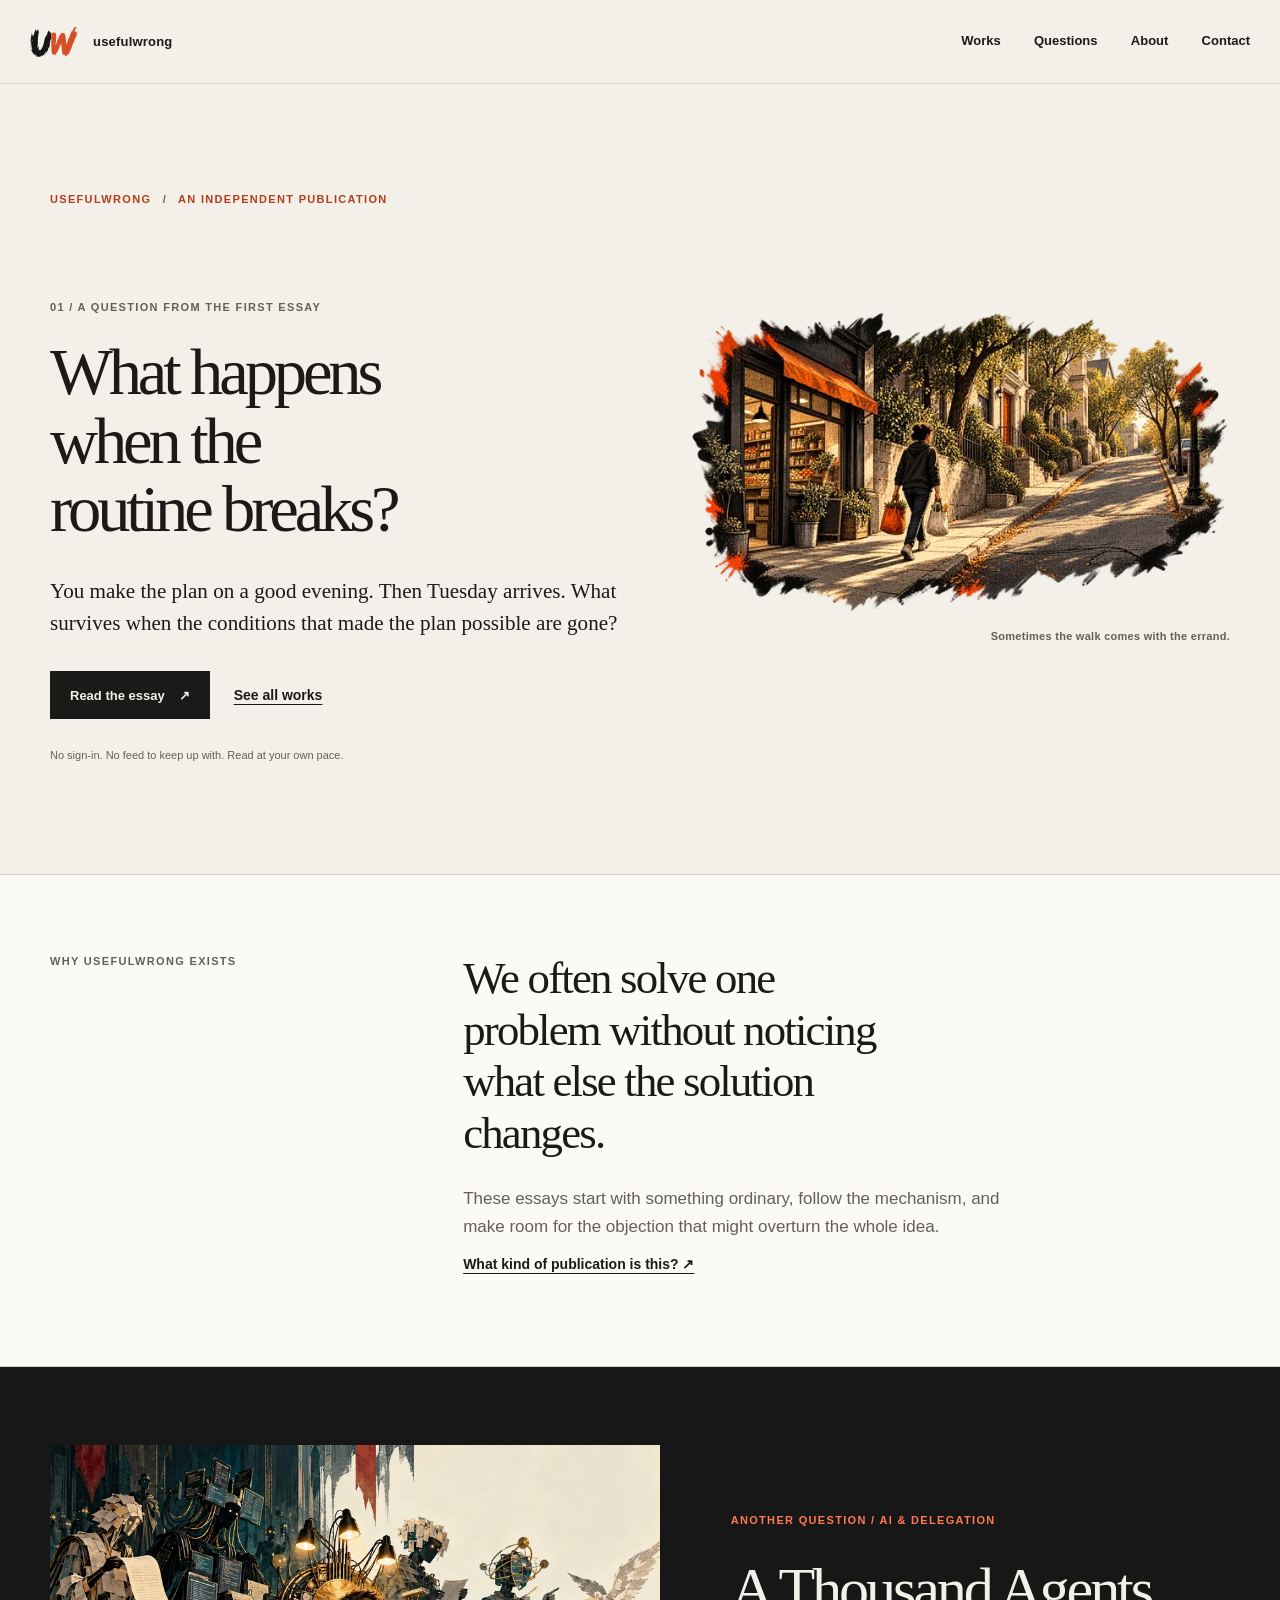
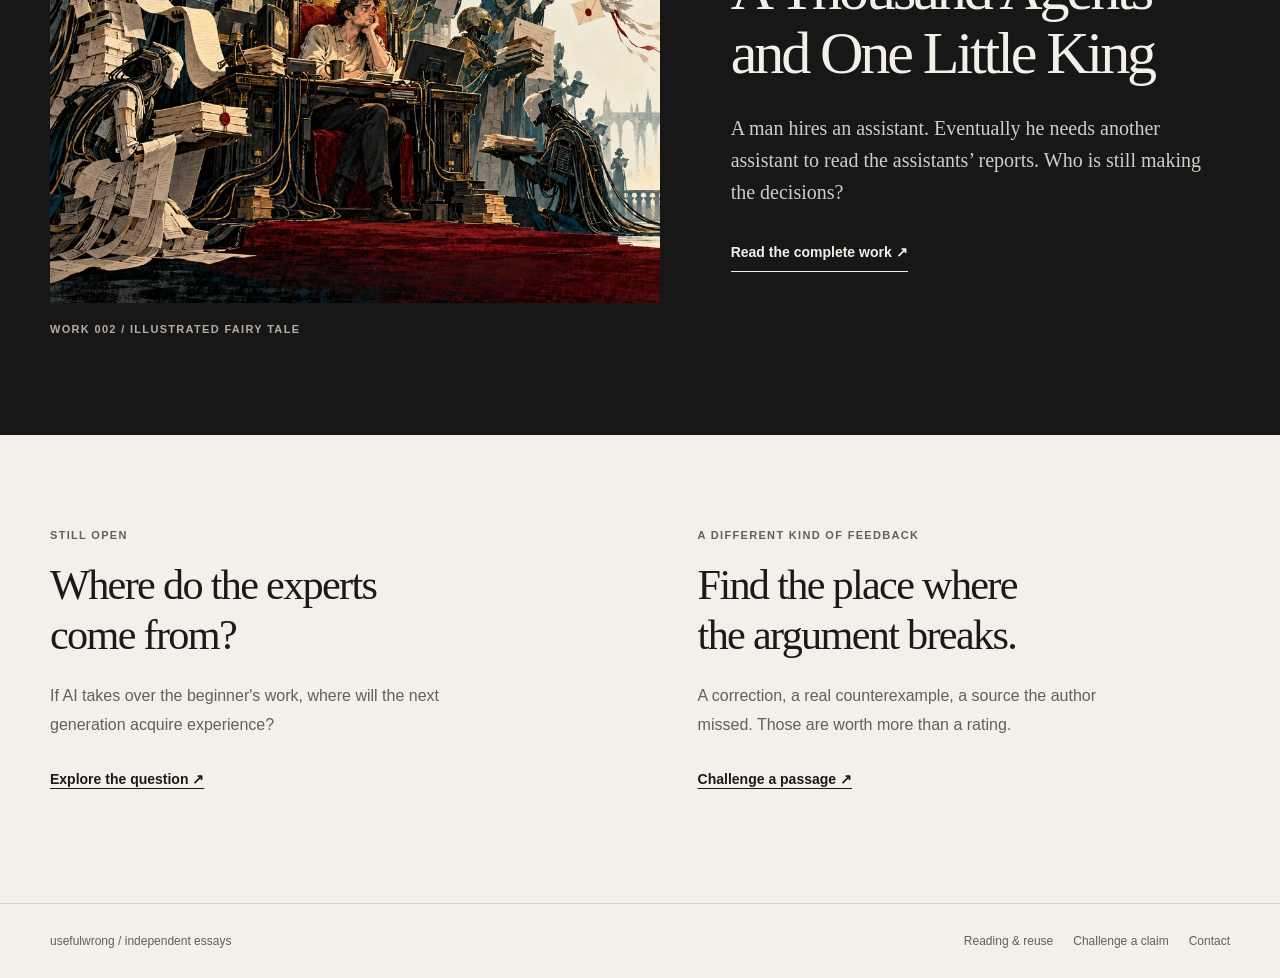
<file: site/index.html>
<!doctype html>
<html lang="en">
<head>
<meta charset="utf-8">
<meta name="viewport" content="width=device-width, initial-scale=1">
<meta name="theme-color" content="#f3f0e9">
<meta name="description" content="UsefulWrong publishes independent essays about ordinary things and the unexpected consequences of the tools, routines, and systems around them.">

<title>Questions worth following — UsefulWrong</title>
<link rel="canonical" href="https://usefulwrong.com/">
<meta property="og:type" content="website">
<meta property="og:site_name" content="UsefulWrong">
<meta property="og:title" content="Questions worth following">
<meta property="og:description" content="UsefulWrong publishes independent essays about ordinary things and the unexpected consequences of the tools, routines, and systems around them.">
<meta property="og:url" content="https://usefulwrong.com/">
<meta property="og:image" content="https://usefulwrong.com/assets/little-king/the-court-1448.webp">
<meta name="twitter:card" content="summary_large_image">
<link rel="icon" type="image/svg+xml" href="assets/logo-paper.svg" media="(prefers-color-scheme: light)">
<link rel="icon" type="image/svg+xml" href="assets/logo-dark.svg" media="(prefers-color-scheme: dark)">
<link rel="stylesheet" href="assets/site.css">
<link rel="stylesheet" href="assets/launch.css">

</head>
<body class="launch-page">
<a class="skip-link" href="#content">Skip to content</a>
<header class="header"><div class="header-inner"><a class="logo" href="index.html" aria-label="UsefulWrong home"><img src="assets/logo-paper.svg" width="62" height="42" alt="UW"/><span>usefulwrong</span></a><nav aria-label="Main navigation"><a href="works/">Works</a><a href="questions/">Questions</a><a href="about/">About</a><a href="contact/">Contact</a></nav></div></header>
<main id="content" tabindex="-1"><section class="question-hero wrap" aria-labelledby="home-question">
  <div class="hero-copy">
    <p class="eyebrow">USEFULWRONG <span class="mini-divider">/</span> AN INDEPENDENT PUBLICATION</p>
    <p class="hero-meta">01 / A question from the first essay</p>
    <h1 id="home-question">What happens when the routine breaks?</h1>
    <p class="hero-lead">You make the plan on a good evening. Then Tuesday arrives. What survives when the conditions that made the plan possible are gone?</p>
    <div class="hero-actions"><a class="primary-link" href="works/motion.html">Read the essay <span aria-hidden="true">↗</span></a><a class="text-link" href="works/">See all works</a></div>
    <p class="hero-footnote">No sign-in. No feed to keep up with. Read at your own pace.</p>
  </div>
  <figure class="hero-image"><img src="assets/motion/groceries-960.webp" srcset="assets/motion/groceries-640.webp 640w, assets/motion/groceries-960.webp 960w, assets/motion/groceries-1672.webp 1672w" sizes="(max-width: 800px) 100vw, 46vw" width="960" height="540" decoding="async" fetchpriority="high" alt="A person returns from a neighborhood shop carrying groceries along a sunlit street."><figcaption>Sometimes the walk comes with the errand.</figcaption></figure>
</section>
<section class="intent-strip" aria-label="About this publication"><div class="wrap intent-inner"><p class="section-index">WHY USEFULWRONG EXISTS</p><div><h2>We often solve one problem without noticing what else the solution changes.</h2><p>These essays start with something ordinary, follow the mechanism, and make room for the objection that might overturn the whole idea.</p><a class="inline-link" href="about/">What kind of publication is this? ↗</a></div></div></section>
<section class="feature dark-feature" aria-labelledby="king-feature"><div class="wrap feature-grid"><figure class="feature-art"><a href="works/little-king.html" aria-label="Read A Thousand Agents and One Little King"><img src="assets/little-king/the-court-960.webp" srcset="assets/little-king/the-court-640.webp 640w, assets/little-king/the-court-960.webp 960w, assets/little-king/the-court-1448.webp 1448w" sizes="(max-width:800px) 100vw, 55vw" width="960" height="640" loading="lazy" decoding="async" alt="A royal court assembled around a little king while assistants work behind him."></a><figcaption>Work 002 / Illustrated fairy tale</figcaption></figure><div class="feature-copy"><p class="eyebrow">ANOTHER QUESTION / AI &amp; DELEGATION</p><h2 id="king-feature">A Thousand Agents and One Little King</h2><p>A man hires an assistant. Eventually he needs another assistant to read the assistants’ reports. Who is still making the decisions?</p><a class="reverse-link" href="works/little-king.html">Read the complete work ↗</a></div></div></section>
<section class="bottom-pair wrap"><article><p class="section-index">STILL OPEN</p><h2>Where do the experts come from?</h2><p>If AI takes over the beginner's work, where will the next generation acquire experience?</p><a class="inline-link" href="questions/#experts">Explore the question ↗</a></article><article><p class="section-index">A DIFFERENT KIND OF FEEDBACK</p><h2>Find the place where the argument breaks.</h2><p>A correction, a real counterexample, a source the author missed. Those are worth more than a rating.</p><a class="inline-link" href="feedback/">Challenge a passage ↗</a></article></section></main>
<footer class="site-footer"><div class="footer-inner"><span>usefulwrong <span aria-hidden="true">/</span> independent essays</span><nav aria-label="Site policies"><a href="use/">Reading &amp; reuse</a><a href="feedback/">Challenge a claim</a><a href="contact/">Contact</a></nav></div></footer>

</body>
</html>
</file>
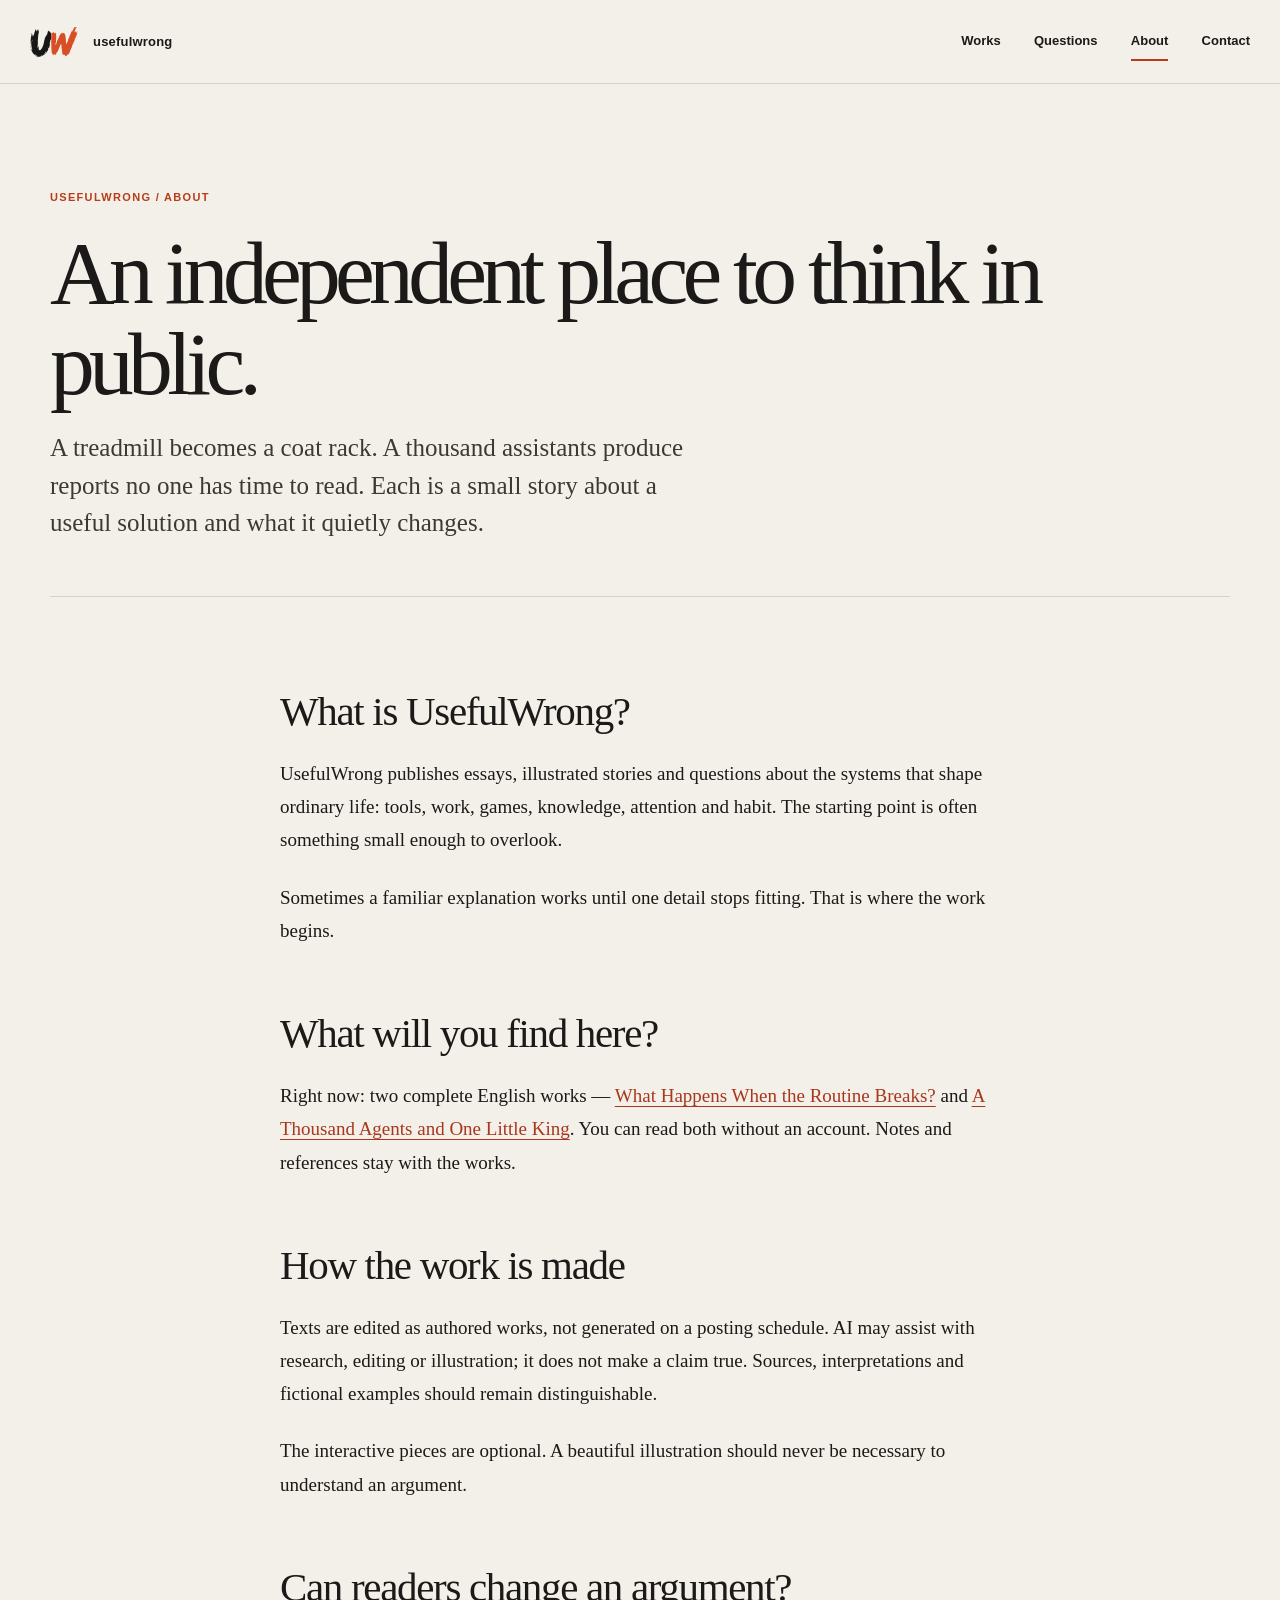
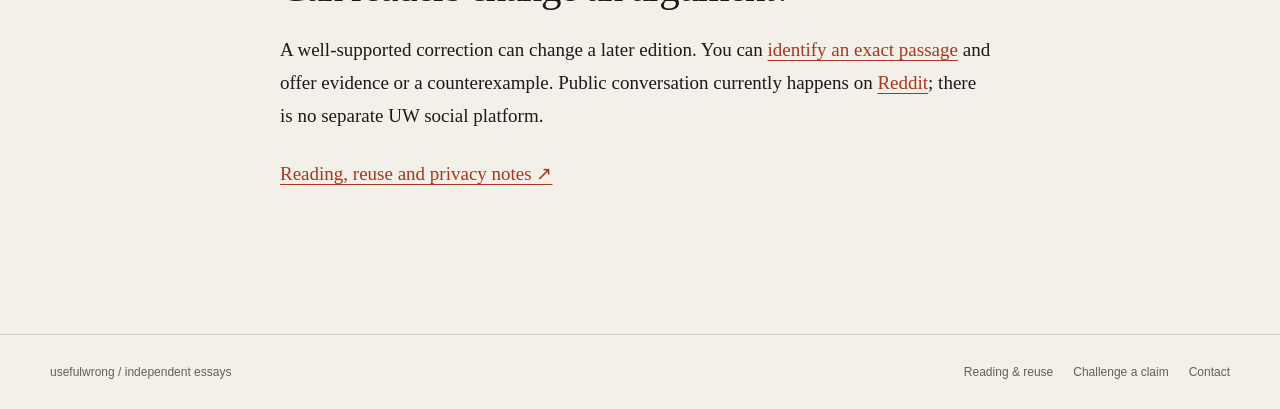
<file: site/about/index.html>
<!doctype html>
<html lang="en">
<head>
<meta charset="utf-8">
<meta name="viewport" content="width=device-width, initial-scale=1">
<meta name="theme-color" content="#f3f0e9">
<meta name="description" content="About UsefulWrong: independent writing, skeptical questions, sources and the unexpected consequences of familiar solutions.">

<title>About — UsefulWrong</title>
<link rel="canonical" href="https://usefulwrong.com/about/">
<meta property="og:type" content="website">
<meta property="og:site_name" content="UsefulWrong">
<meta property="og:title" content="About">
<meta property="og:description" content="About UsefulWrong: independent writing, skeptical questions, sources and the unexpected consequences of familiar solutions.">
<meta property="og:url" content="https://usefulwrong.com/about/">
<meta property="og:image" content="https://usefulwrong.com/assets/motion/groceries-960.webp">
<meta name="twitter:card" content="summary_large_image">
<link rel="icon" type="image/svg+xml" href="../assets/logo-paper.svg" media="(prefers-color-scheme: light)">
<link rel="icon" type="image/svg+xml" href="../assets/logo-dark.svg" media="(prefers-color-scheme: dark)">
<link rel="stylesheet" href="../assets/site.css">
<link rel="stylesheet" href="../assets/launch.css">

</head>
<body class="launch-page">
<a class="skip-link" href="#content">Skip to content</a>
<header class="header"><div class="header-inner"><a class="logo" href="../index.html" aria-label="UsefulWrong home"><img src="../assets/logo-paper.svg" width="62" height="42" alt="UW"/><span>usefulwrong</span></a><nav aria-label="Main navigation"><a href="../works/">Works</a><a href="../questions/">Questions</a><a href="../about/" aria-current="page">About</a><a href="../contact/">Contact</a></nav></div></header>
<main id="content" tabindex="-1"><section class="subpage-head wrap"><p class="eyebrow">USEFULWRONG / ABOUT</p><h1>An independent place to think in public.</h1><p>A treadmill becomes a coat rack. A thousand assistants produce reports no one has time to read. Each is a small story about a useful solution and what it quietly changes.</p></section>
<section class="essay-simple wrap"><div class="reading-copy"><h2>What is UsefulWrong?</h2><p>UsefulWrong publishes essays, illustrated stories and questions about the systems that shape ordinary life: tools, work, games, knowledge, attention and habit. The starting point is often something small enough to overlook.</p><p>Sometimes a familiar explanation works until one detail stops fitting. That is where the work begins.</p><h2>What will you find here?</h2><p>Right now: two complete English works — <a href="../works/motion.html">What Happens When the Routine Breaks?</a> and <a href="../works/little-king.html">A Thousand Agents and One Little King</a>. You can read both without an account. Notes and references stay with the works.</p><h2>How the work is made</h2><p>Texts are edited as authored works, not generated on a posting schedule. AI may assist with research, editing or illustration; it does not make a claim true. Sources, interpretations and fictional examples should remain distinguishable.</p><p>The interactive pieces are optional. A beautiful illustration should never be necessary to understand an argument.</p><h2>Can readers change an argument?</h2><p>A well-supported correction can change a later edition. You can <a href="../feedback/">identify an exact passage</a> and offer evidence or a counterexample. Public conversation currently happens on <a href="https://www.reddit.com/r/usefulwrong/">Reddit</a>; there is no separate UW social platform.</p><p><a href="../use/">Reading, reuse and privacy notes ↗</a></p></div></section></main>
<footer class="site-footer"><div class="footer-inner"><span>usefulwrong <span aria-hidden="true">/</span> independent essays</span><nav aria-label="Site policies"><a href="../use/">Reading &amp; reuse</a><a href="../feedback/">Challenge a claim</a><a href="../contact/">Contact</a></nav></div></footer>

</body>
</html>
</file>
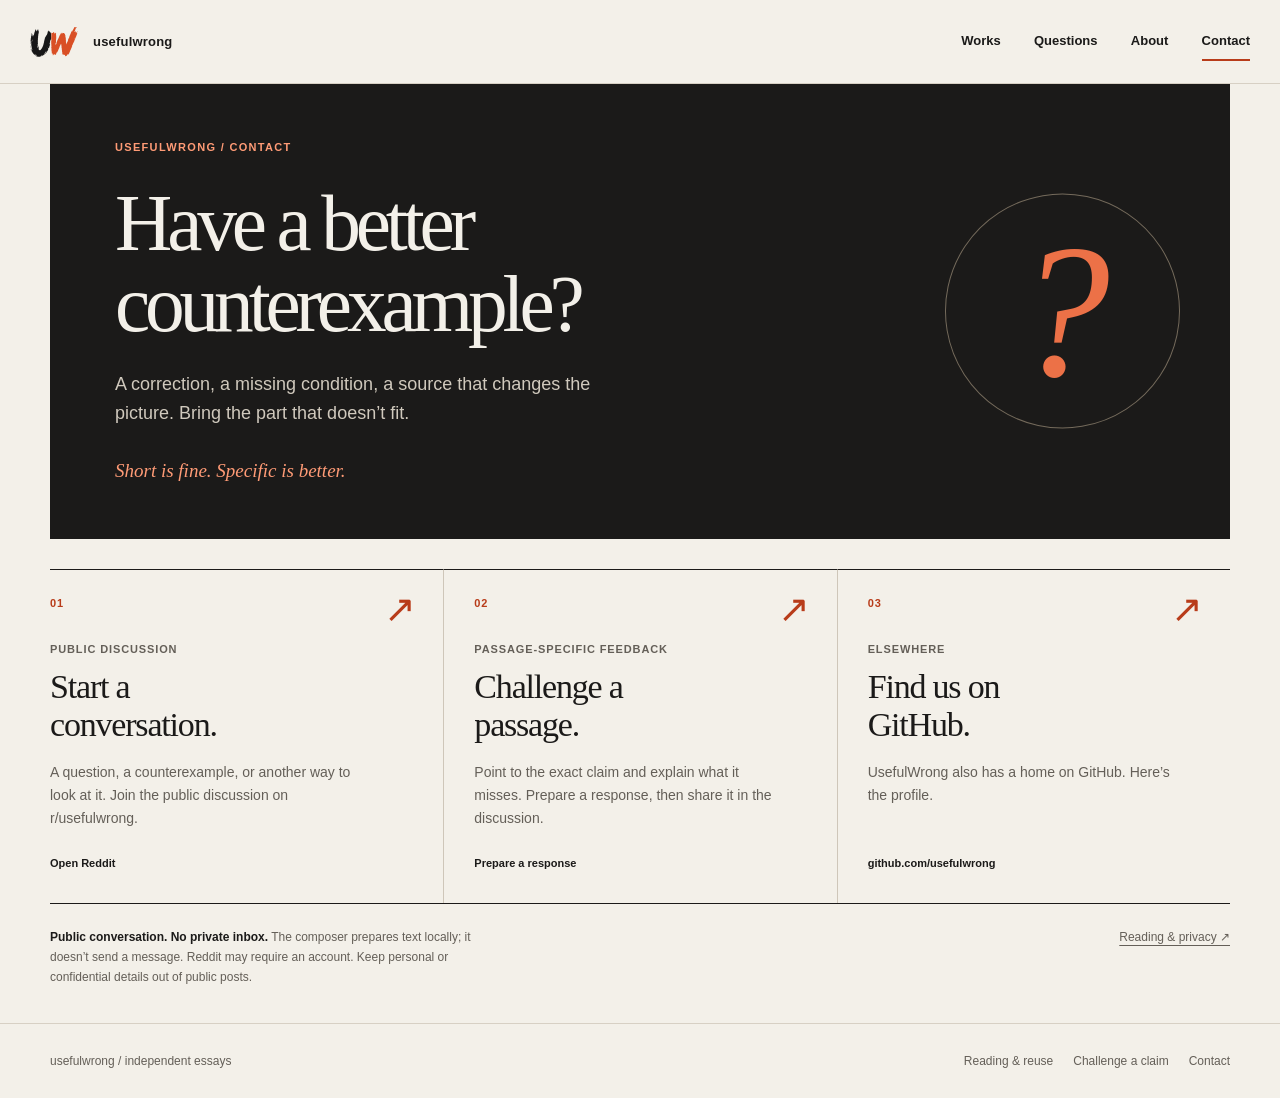
<file: site/contact/index.html>
<!doctype html>
<html lang="en">
<head>
<meta charset="utf-8">
<meta name="viewport" content="width=device-width, initial-scale=1">
<meta name="theme-color" content="#f3f0e9">
<meta name="description" content="Join UsefulWrong on Reddit, challenge a passage, or find the publication on GitHub.">

<title>Contact — UsefulWrong</title>
<link rel="canonical" href="https://usefulwrong.com/contact/">
<meta property="og:type" content="website">
<meta property="og:site_name" content="UsefulWrong">
<meta property="og:title" content="Contact">
<meta property="og:description" content="Join UsefulWrong on Reddit, challenge a passage, or find the publication on GitHub.">
<meta property="og:url" content="https://usefulwrong.com/contact/">
<meta property="og:image" content="https://usefulwrong.com/assets/motion/groceries-960.webp">
<meta name="twitter:card" content="summary_large_image">
<link rel="icon" type="image/svg+xml" href="../assets/logo-paper.svg" media="(prefers-color-scheme: light)">
<link rel="icon" type="image/svg+xml" href="../assets/logo-dark.svg" media="(prefers-color-scheme: dark)">
<link rel="stylesheet" href="../assets/site.css">
<link rel="stylesheet" href="../assets/launch.css">
<link rel="stylesheet" href="../assets/contact.css">

</head>
<body class="launch-page contact-page">
<a class="skip-link" href="#content">Skip to content</a>
<header class="header"><div class="header-inner"><a class="logo" href="../index.html" aria-label="UsefulWrong home"><img src="../assets/logo-paper.svg" width="62" height="42" alt="UW"/><span>usefulwrong</span></a><nav aria-label="Main navigation"><a href="../works/">Works</a><a href="../questions/">Questions</a><a href="../about/">About</a><a href="../contact/" aria-current="page">Contact</a></nav></div></header>
<main id="content" tabindex="-1">
  <section class="contact-intro" aria-labelledby="contact-heading">
    <p class="eyebrow">USEFULWRONG / CONTACT</p>
    <h1 id="contact-heading">Have a better counterexample?</h1>
    <p class="intro-copy">A correction, a missing condition, a source that changes the picture. Bring the part that doesn’t fit.</p>
    <p class="intro-signoff">Short is fine. Specific is better.</p>
    <div class="contact-question" aria-hidden="true"><span>?</span></div>
  </section>
  <nav class="contact-routes" aria-label="Contact options">
    <a class="contact-route" href="https://www.reddit.com/r/usefulwrong/" target="_blank" rel="noopener noreferrer">
      <span class="route-number">01</span>
      <div><span class="route-label">PUBLIC DISCUSSION</span><h2>Start a conversation.</h2><p>A question, a counterexample, or another way to look at it. Join the public discussion on r/usefulwrong.</p><span class="route-action">Open Reddit</span></div>
      <span class="route-arrow" aria-hidden="true">↗</span>
    </a>
    <a class="contact-route" href="../feedback/">
      <span class="route-number">02</span>
      <div><span class="route-label">PASSAGE-SPECIFIC FEEDBACK</span><h2>Challenge a passage.</h2><p>Point to the exact claim and explain what it misses. Prepare a response, then share it in the discussion.</p><span class="route-action">Prepare a response</span></div>
      <span class="route-arrow" aria-hidden="true">↗</span>
    </a>
    <a class="contact-route" href="https://github.com/usefulwrong" target="_blank" rel="noopener noreferrer">
      <span class="route-number">03</span>
      <div><span class="route-label">ELSEWHERE</span><h2>Find us on GitHub.</h2><p>UsefulWrong also has a home on GitHub. Here’s the profile.</p><span class="route-action">github.com/usefulwrong</span></div>
      <span class="route-arrow" aria-hidden="true">↗</span>
    </a>
  </nav>
  <aside class="contact-note" aria-label="Before you share"><p><strong>Public conversation. No private inbox.</strong> The composer prepares text locally; it doesn’t send a message. Reddit may require an account. Keep personal or confidential details out of public posts.</p><a href="../use/">Reading &amp; privacy ↗</a></aside>
</main>
<footer class="site-footer"><div class="footer-inner"><span>usefulwrong <span aria-hidden="true">/</span> independent essays</span><nav aria-label="Site policies"><a href="../use/">Reading &amp; reuse</a><a href="../feedback/">Challenge a claim</a><a href="../contact/">Contact</a></nav></div></footer>

</body>
</html>
</file>
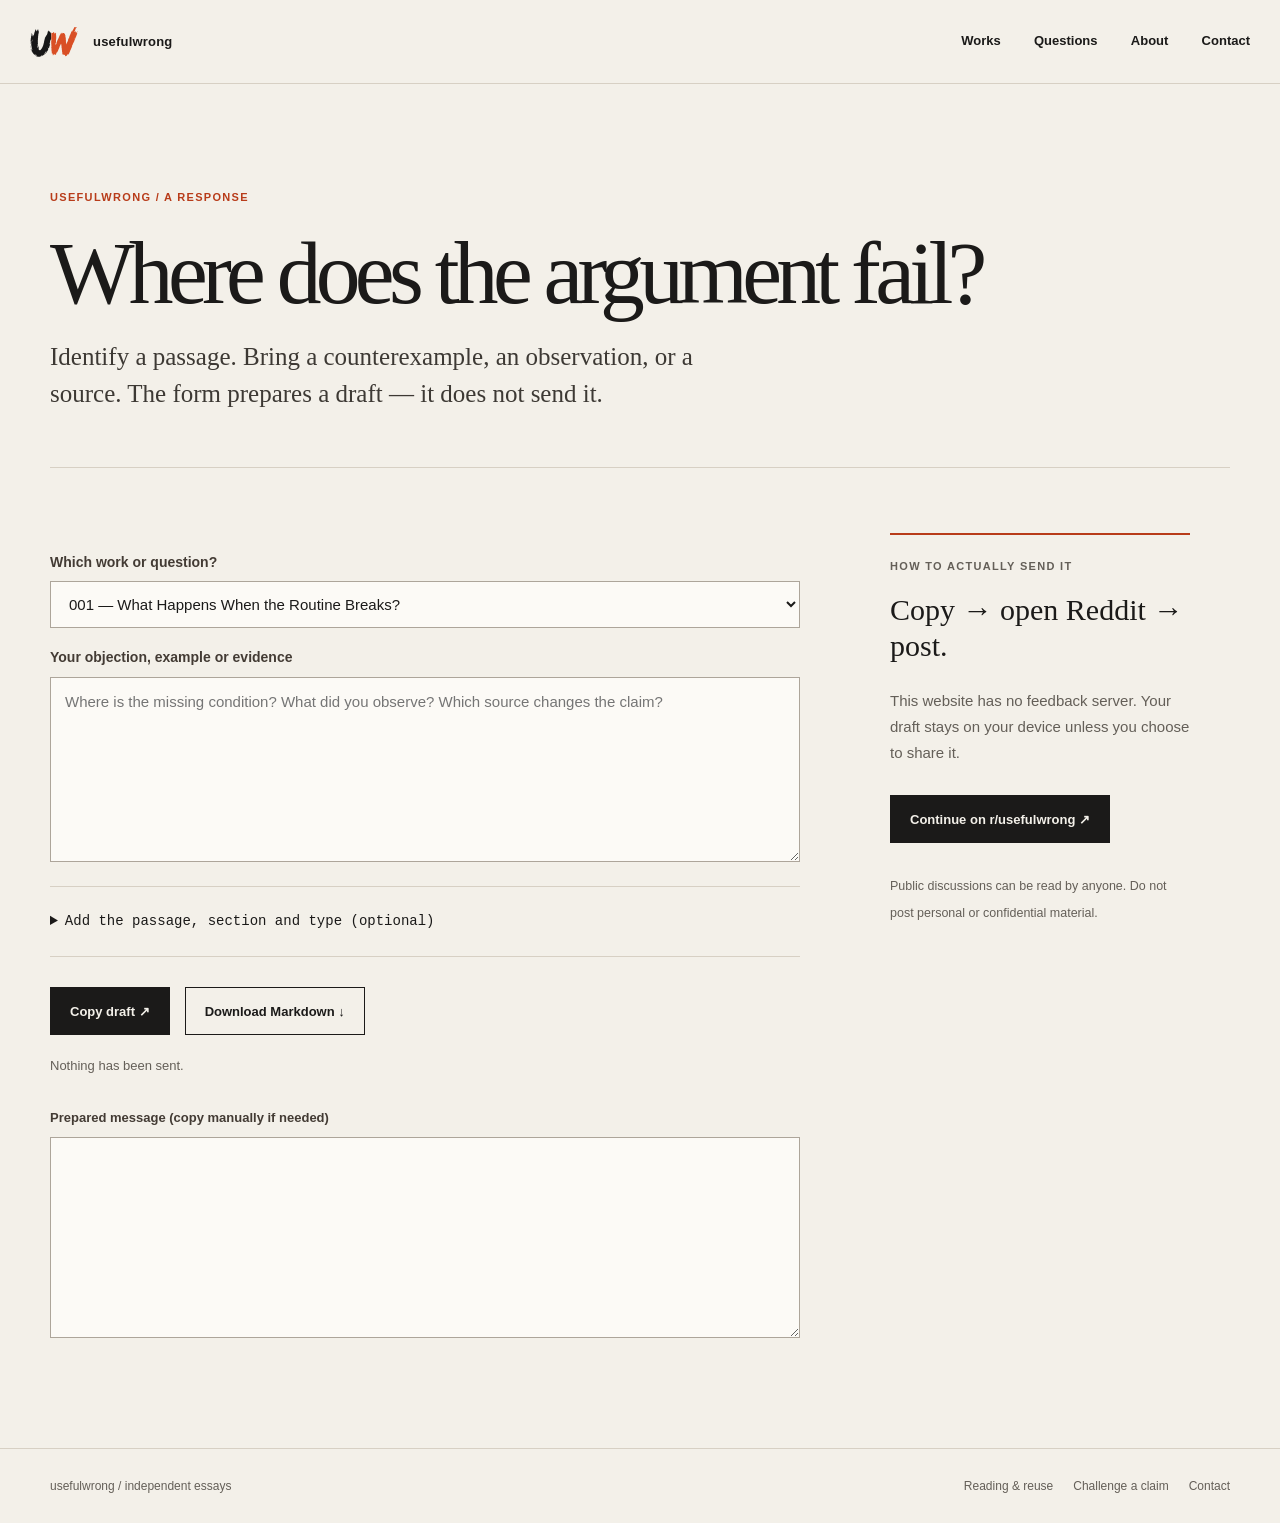
<file: site/feedback/index.html>
<!doctype html>
<html lang="en">
<head>
<meta charset="utf-8">
<meta name="viewport" content="width=device-width, initial-scale=1">
<meta name="theme-color" content="#f3f0e9">
<meta name="description" content="Prepare a source-backed correction or counterexample for a UsefulWrong essay, then share it on Reddit if you choose.">

<title>Feedback — UsefulWrong</title>
<link rel="canonical" href="https://usefulwrong.com/feedback/">
<meta property="og:type" content="website">
<meta property="og:site_name" content="UsefulWrong">
<meta property="og:title" content="Feedback">
<meta property="og:description" content="Prepare a source-backed correction or counterexample for a UsefulWrong essay, then share it on Reddit if you choose.">
<meta property="og:url" content="https://usefulwrong.com/feedback/">
<meta property="og:image" content="https://usefulwrong.com/assets/motion/groceries-960.webp">
<meta name="twitter:card" content="summary_large_image">
<link rel="icon" type="image/svg+xml" href="../assets/logo-paper.svg" media="(prefers-color-scheme: light)">
<link rel="icon" type="image/svg+xml" href="../assets/logo-dark.svg" media="(prefers-color-scheme: dark)">
<link rel="stylesheet" href="../assets/site.css">
<link rel="stylesheet" href="../assets/launch.css">
<link rel="stylesheet" href="../assets/feedback.css">
</head>
<body class="launch-page">
<a class="skip-link" href="#content">Skip to content</a>
<header class="header"><div class="header-inner"><a class="logo" href="../index.html" aria-label="UsefulWrong home"><img src="../assets/logo-paper.svg" width="62" height="42" alt="UW"/><span>usefulwrong</span></a><nav aria-label="Main navigation"><a href="../works/">Works</a><a href="../questions/">Questions</a><a href="../about/">About</a><a href="../contact/">Contact</a></nav></div></header>
<main id="content" tabindex="-1"><section class="subpage-head wrap"><p class="eyebrow">USEFULWRONG / A RESPONSE</p><h1>Where does the argument fail?</h1><p>Identify a passage. Bring a counterexample, an observation, or a source. The form prepares a draft — it does not send it.</p></section>
<section class="wrap feedback-grid"><div><a class="back-to-passage" id="back-to-passage" href="../works/" hidden>Back to the passage ↗</a><form class="feedback-form" id="uw-feedback" novalidate><label for="work">Which work or question?</label><select name="work" id="work"><option value="motion">001 — What Happens When the Routine Breaks?</option><option value="little-king">002 — A Thousand Agents and One Little King</option><option value="apprenticeship">Open question — Where do the experts come from?</option><option value="exomemory">Open question — What knowledge becomes safe to forget?</option><option value="general">A general comment</option></select><label for="objection">Your objection, example or evidence</label><textarea id="objection" name="objection" rows="7" required placeholder="Where is the missing condition? What did you observe? Which source changes the claim?"></textarea><details class="optional-context"><summary>Add the passage, section and type (optional)</summary><label for="kind">Type of response</label><select id="kind"><option value="counterexample">Counterexample</option><option value="correction">Factual correction</option><option value="source">Source worth checking</option><option value="question">Question about an assumption</option></select><label for="section">Section or paragraph</label><input id="section" name="section" placeholder="Section heading or paragraph link"><label for="passage">Exact passage</label><textarea id="passage" name="passage" rows="3" placeholder="Paste only the part that matters"></textarea></details><div class="feedback-actions" hidden><button type="button" id="copy-feedback" class="primary-link button-action">Copy draft ↗</button><button type="button" id="download-feedback" class="outlined-action">Download Markdown ↓</button></div><p id="feedback-status" role="status" aria-live="polite">Nothing has been sent.</p><div class="feedback-prepared" hidden><label for="prepared">Prepared message (copy manually if needed)</label><textarea id="prepared" readonly rows="9"></textarea></div></form></div><aside class="feedback-instructions"><p class="section-index">HOW TO ACTUALLY SEND IT</p><h2>Copy → open Reddit → post.</h2><p>This website has no feedback server. Your draft stays on your device unless you choose to share it.</p><a class="primary-link" href="https://www.reddit.com/r/usefulwrong/" target="_blank" rel="noopener noreferrer">Continue on r/usefulwrong ↗</a><p><small>Public discussions can be read by anyone. Do not post personal or confidential material.</small></p></aside></section></main>
<footer class="site-footer"><div class="footer-inner"><span>usefulwrong <span aria-hidden="true">/</span> independent essays</span><nav aria-label="Site policies"><a href="../use/">Reading &amp; reuse</a><a href="../feedback/">Challenge a claim</a><a href="../contact/">Contact</a></nav></div></footer>
<script src="../assets/feedback.js" defer></script>
</body>
</html>
</file>
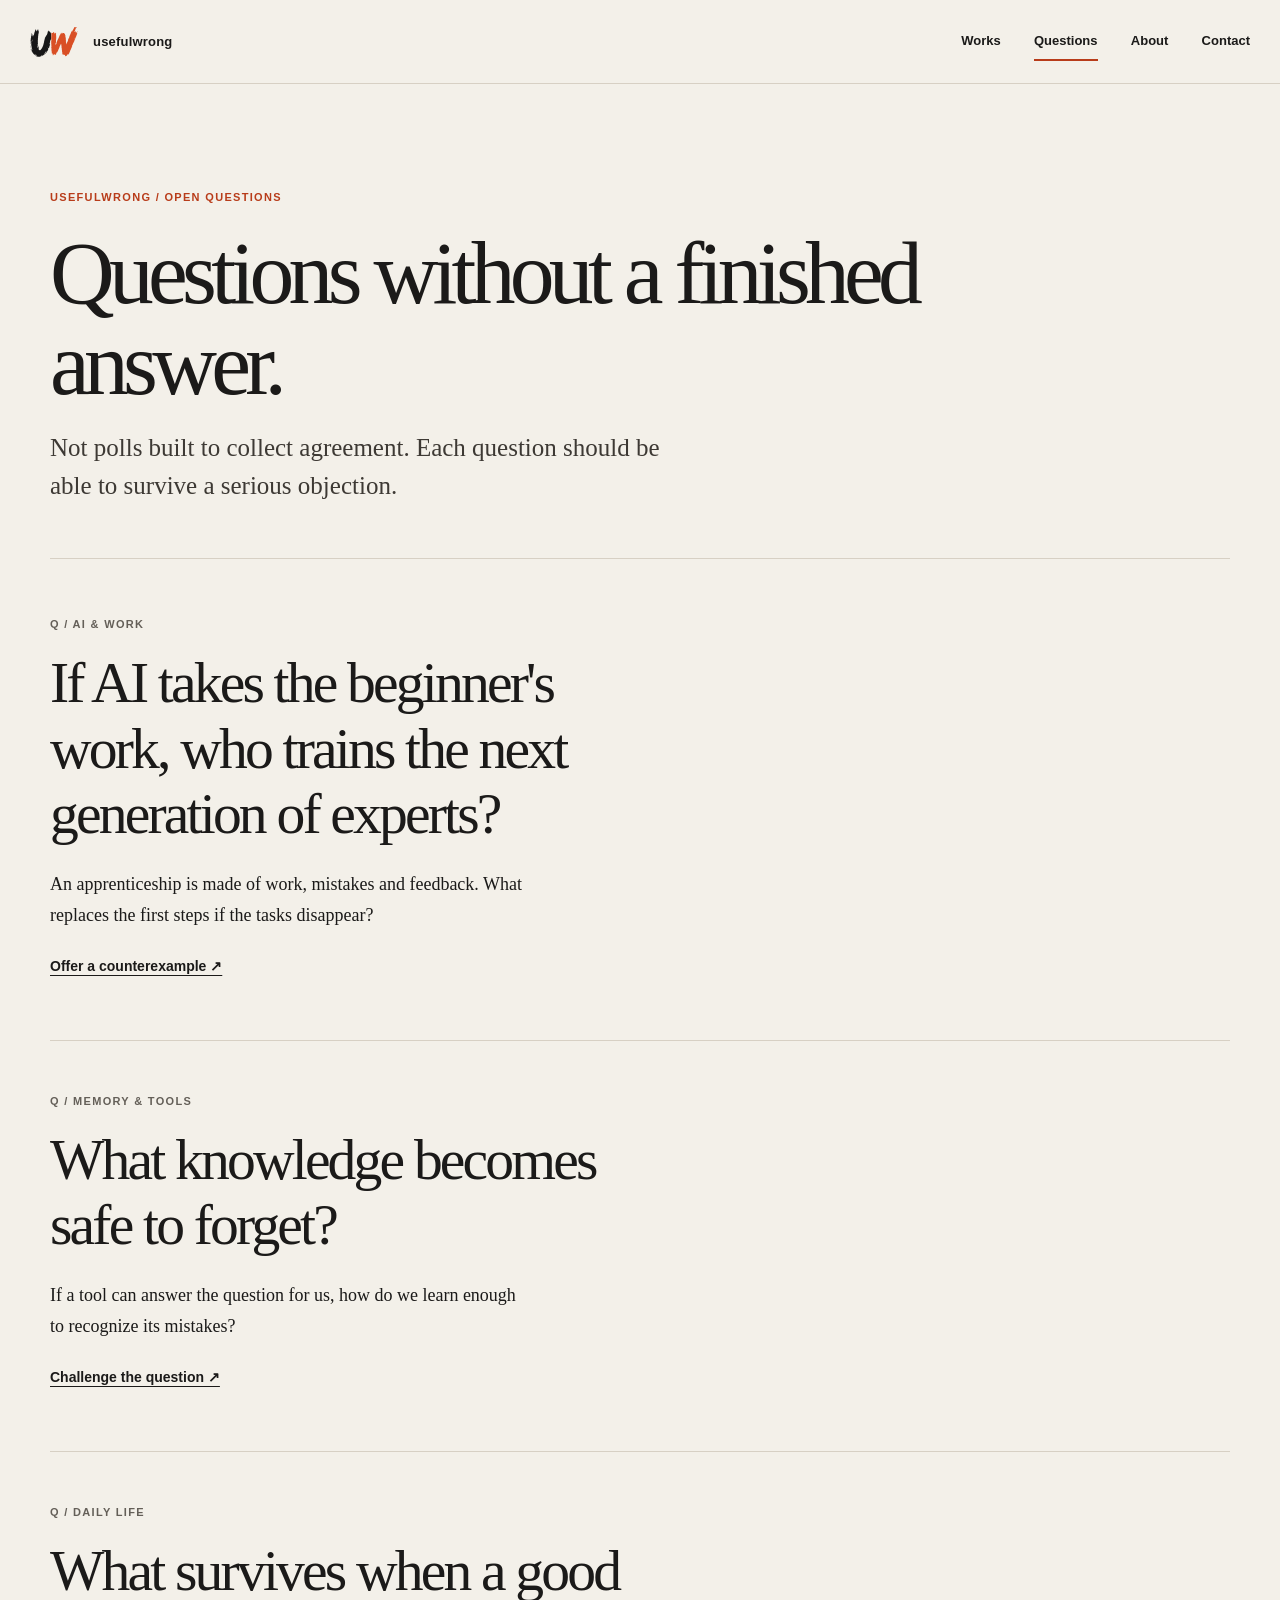
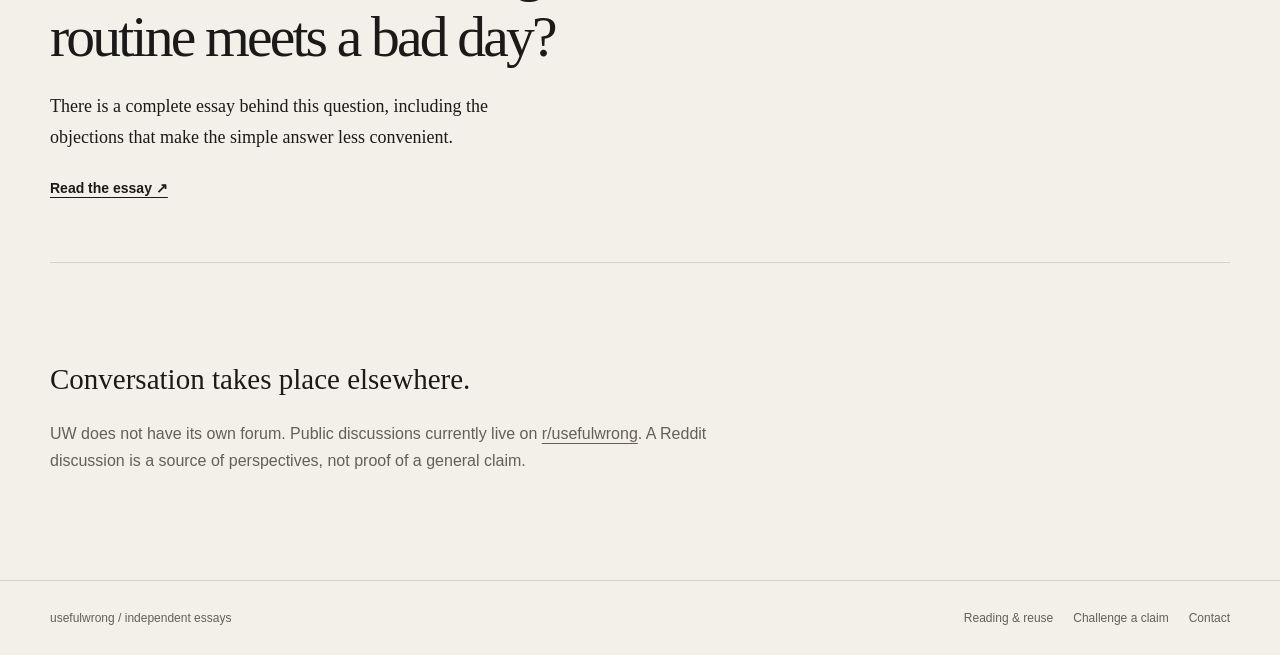
<file: site/questions/index.html>
<!doctype html>
<html lang="en">
<head>
<meta charset="utf-8">
<meta name="viewport" content="width=device-width, initial-scale=1">
<meta name="theme-color" content="#f3f0e9">
<meta name="description" content="Open questions at UsefulWrong about AI, work, memory, movement and the systems we take for granted.">

<title>Questions — UsefulWrong</title>
<link rel="canonical" href="https://usefulwrong.com/questions/">
<meta property="og:type" content="website">
<meta property="og:site_name" content="UsefulWrong">
<meta property="og:title" content="Questions">
<meta property="og:description" content="Open questions at UsefulWrong about AI, work, memory, movement and the systems we take for granted.">
<meta property="og:url" content="https://usefulwrong.com/questions/">
<meta property="og:image" content="https://usefulwrong.com/assets/motion/groceries-960.webp">
<meta name="twitter:card" content="summary_large_image">
<link rel="icon" type="image/svg+xml" href="../assets/logo-paper.svg" media="(prefers-color-scheme: light)">
<link rel="icon" type="image/svg+xml" href="../assets/logo-dark.svg" media="(prefers-color-scheme: dark)">
<link rel="stylesheet" href="../assets/site.css">
<link rel="stylesheet" href="../assets/launch.css">

</head>
<body class="launch-page">
<a class="skip-link" href="#content">Skip to content</a>
<header class="header"><div class="header-inner"><a class="logo" href="../index.html" aria-label="UsefulWrong home"><img src="../assets/logo-paper.svg" width="62" height="42" alt="UW"/><span>usefulwrong</span></a><nav aria-label="Main navigation"><a href="../works/">Works</a><a href="../questions/" aria-current="page">Questions</a><a href="../about/">About</a><a href="../contact/">Contact</a></nav></div></header>
<main id="content" tabindex="-1"><section class="subpage-head wrap"><p class="eyebrow">USEFULWRONG / OPEN QUESTIONS</p><h1>Questions without a finished answer.</h1><p>Not polls built to collect agreement. Each question should be able to survive a serious objection.</p></section>
<section class="question-list wrap"><article id="experts"><p class="section-index">Q / AI &amp; WORK</p><h2>If AI takes the beginner's work, who trains the next generation of experts?</h2><p>An apprenticeship is made of work, mistakes and feedback. What replaces the first steps if the tasks disappear?</p><a href="../feedback/?work=apprenticeship" class="inline-link">Offer a counterexample ↗</a></article>
<article id="memory"><p class="section-index">Q / MEMORY &amp; TOOLS</p><h2>What knowledge becomes safe to forget?</h2><p>If a tool can answer the question for us, how do we learn enough to recognize its mistakes?</p><a href="../feedback/?work=exomemory" class="inline-link">Challenge the question ↗</a></article>
<article id="movement"><p class="section-index">Q / DAILY LIFE</p><h2>What survives when a good routine meets a bad day?</h2><p>There is a complete essay behind this question, including the objections that make the simple answer less convenient.</p><a href="../works/motion.html" class="inline-link">Read the essay ↗</a></article></section>
<section class="wrap quiet-footer-call"><h2>Conversation takes place elsewhere.</h2><p>UW does not have its own forum. Public discussions currently live on <a href="https://www.reddit.com/r/usefulwrong/" rel="noopener noreferrer">r/usefulwrong</a>. A Reddit discussion is a source of perspectives, not proof of a general claim.</p></section></main>
<footer class="site-footer"><div class="footer-inner"><span>usefulwrong <span aria-hidden="true">/</span> independent essays</span><nav aria-label="Site policies"><a href="../use/">Reading &amp; reuse</a><a href="../feedback/">Challenge a claim</a><a href="../contact/">Contact</a></nav></div></footer>

</body>
</html>
</file>
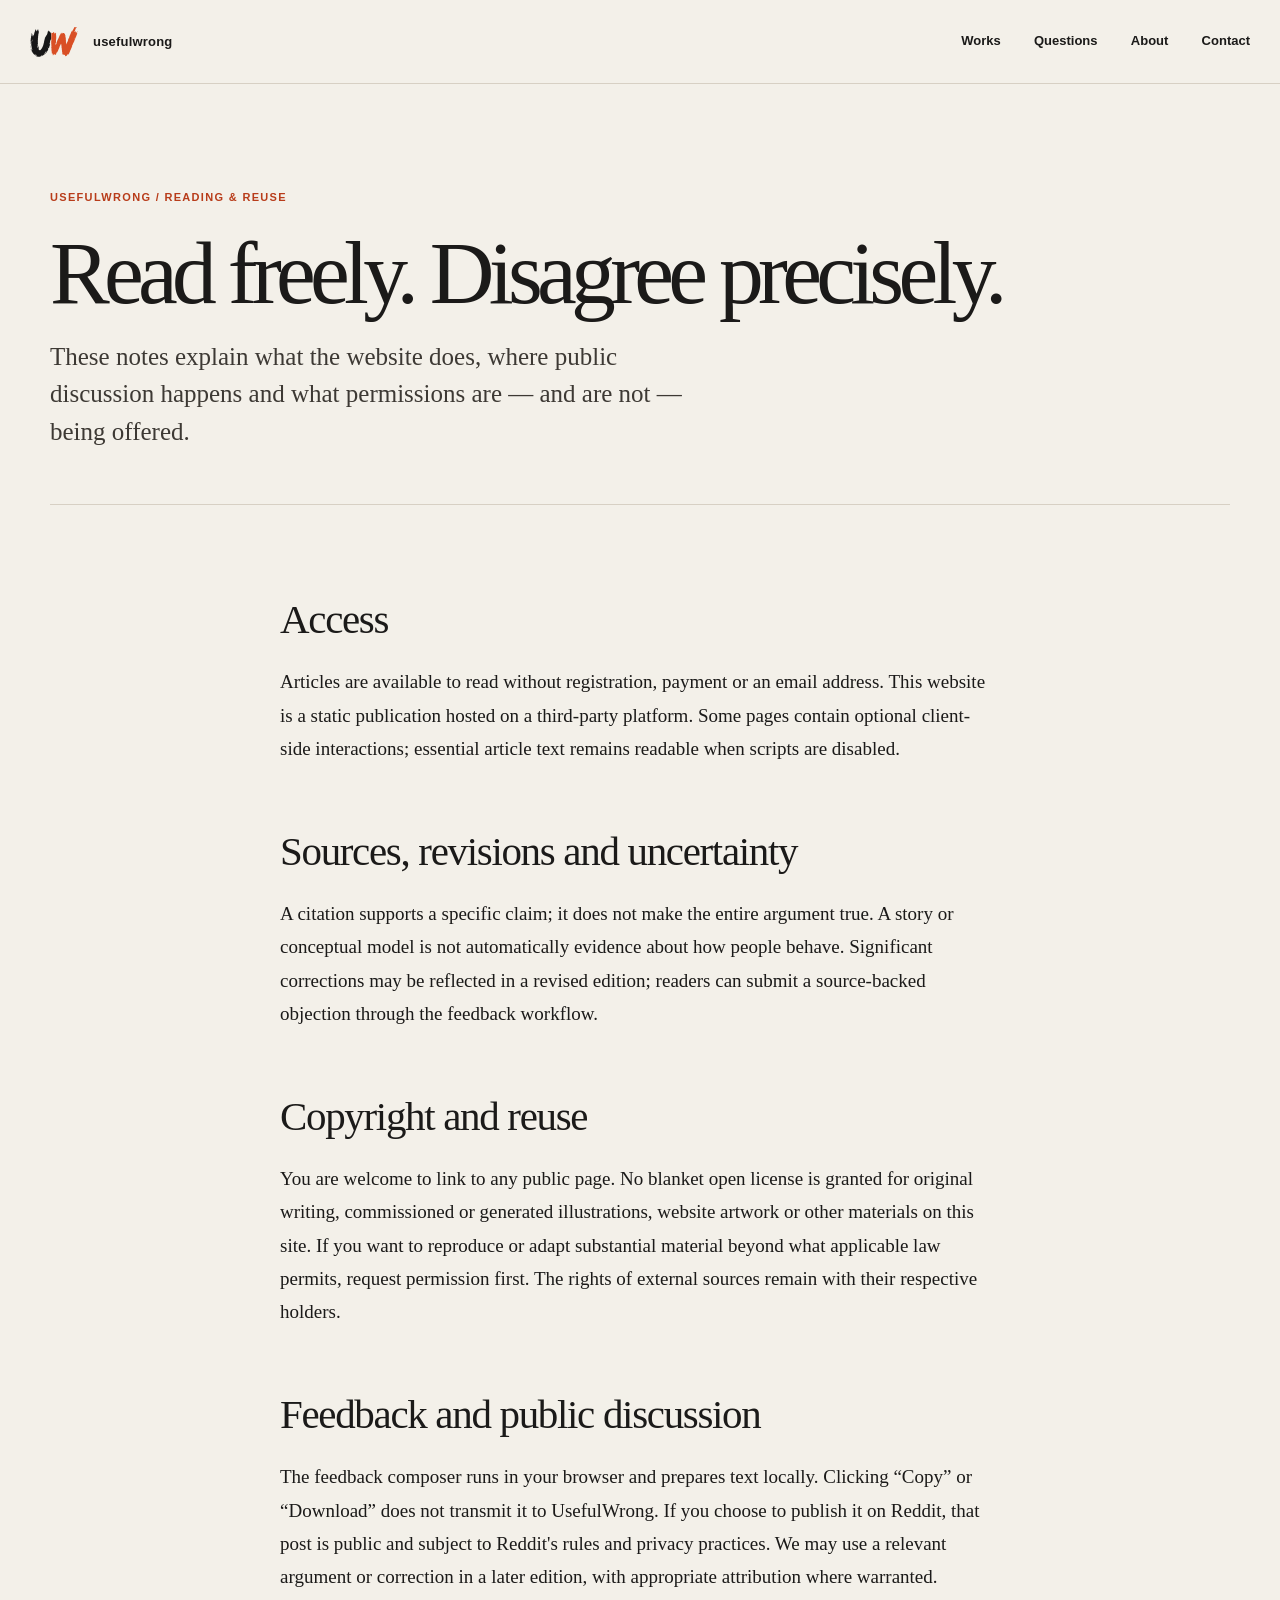
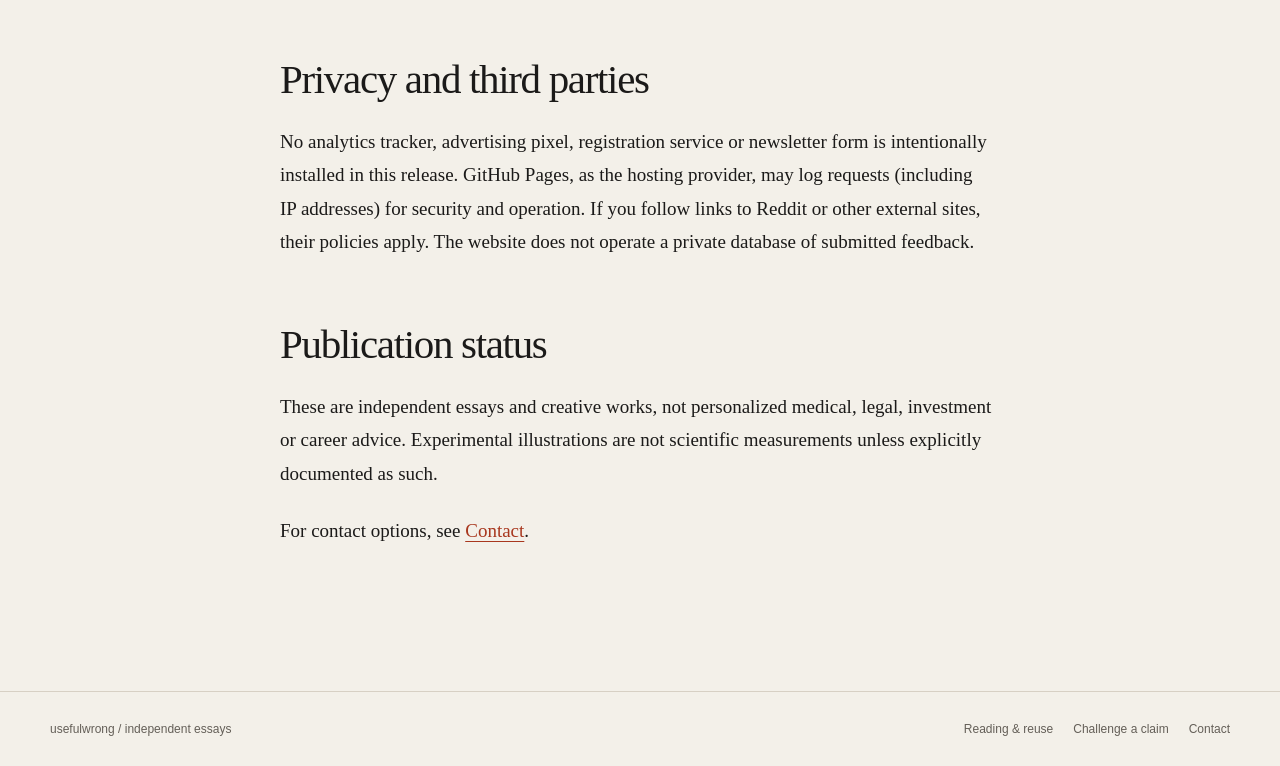
<file: site/use/index.html>
<!doctype html>
<html lang="en">
<head>
<meta charset="utf-8">
<meta name="viewport" content="width=device-width, initial-scale=1">
<meta name="theme-color" content="#f3f0e9">
<meta name="description" content="How to read, challenge, reuse and understand the privacy practices of the UsefulWrong publication.">

<title>Reading &amp; reuse — UsefulWrong</title>
<link rel="canonical" href="https://usefulwrong.com/use/">
<meta property="og:type" content="website">
<meta property="og:site_name" content="UsefulWrong">
<meta property="og:title" content="Reading &amp; reuse">
<meta property="og:description" content="How to read, challenge, reuse and understand the privacy practices of the UsefulWrong publication.">
<meta property="og:url" content="https://usefulwrong.com/use/">
<meta property="og:image" content="https://usefulwrong.com/assets/motion/groceries-960.webp">
<meta name="twitter:card" content="summary_large_image">
<link rel="icon" type="image/svg+xml" href="../assets/logo-paper.svg" media="(prefers-color-scheme: light)">
<link rel="icon" type="image/svg+xml" href="../assets/logo-dark.svg" media="(prefers-color-scheme: dark)">
<link rel="stylesheet" href="../assets/site.css">
<link rel="stylesheet" href="../assets/launch.css">

</head>
<body class="launch-page">
<a class="skip-link" href="#content">Skip to content</a>
<header class="header"><div class="header-inner"><a class="logo" href="../index.html" aria-label="UsefulWrong home"><img src="../assets/logo-paper.svg" width="62" height="42" alt="UW"/><span>usefulwrong</span></a><nav aria-label="Main navigation"><a href="../works/">Works</a><a href="../questions/">Questions</a><a href="../about/">About</a><a href="../contact/">Contact</a></nav></div></header>
<main id="content" tabindex="-1"><section class="subpage-head wrap"><p class="eyebrow">USEFULWRONG / READING &amp; REUSE</p><h1>Read freely. Disagree precisely.</h1><p>These notes explain what the website does, where public discussion happens and what permissions are — and are not — being offered.</p></section>
<section class="essay-simple wrap"><div class="reading-copy"><h2>Access</h2><p>Articles are available to read without registration, payment or an email address. This website is a static publication hosted on a third-party platform. Some pages contain optional client-side interactions; essential article text remains readable when scripts are disabled.</p><h2>Sources, revisions and uncertainty</h2><p>A citation supports a specific claim; it does not make the entire argument true. A story or conceptual model is not automatically evidence about how people behave. Significant corrections may be reflected in a revised edition; readers can submit a source-backed objection through the feedback workflow.</p><h2>Copyright and reuse</h2><p>You are welcome to link to any public page. No blanket open license is granted for original writing, commissioned or generated illustrations, website artwork or other materials on this site. If you want to reproduce or adapt substantial material beyond what applicable law permits, request permission first. The rights of external sources remain with their respective holders.</p><h2>Feedback and public discussion</h2><p>The feedback composer runs in your browser and prepares text locally. Clicking “Copy” or “Download” does not transmit it to UsefulWrong. If you choose to publish it on Reddit, that post is public and subject to Reddit's rules and privacy practices. We may use a relevant argument or correction in a later edition, with appropriate attribution where warranted.</p><h2>Privacy and third parties</h2><p>No analytics tracker, advertising pixel, registration service or newsletter form is intentionally installed in this release. GitHub Pages, as the hosting provider, may log requests (including IP addresses) for security and operation. If you follow links to Reddit or other external sites, their policies apply. The website does not operate a private database of submitted feedback.</p><h2>Publication status</h2><p>These are independent essays and creative works, not personalized medical, legal, investment or career advice. Experimental illustrations are not scientific measurements unless explicitly documented as such.</p><p>For contact options, see <a href="../contact/">Contact</a>.</p></div></section></main>
<footer class="site-footer"><div class="footer-inner"><span>usefulwrong <span aria-hidden="true">/</span> independent essays</span><nav aria-label="Site policies"><a href="../use/">Reading &amp; reuse</a><a href="../feedback/">Challenge a claim</a><a href="../contact/">Contact</a></nav></div></footer>

</body>
</html>
</file>
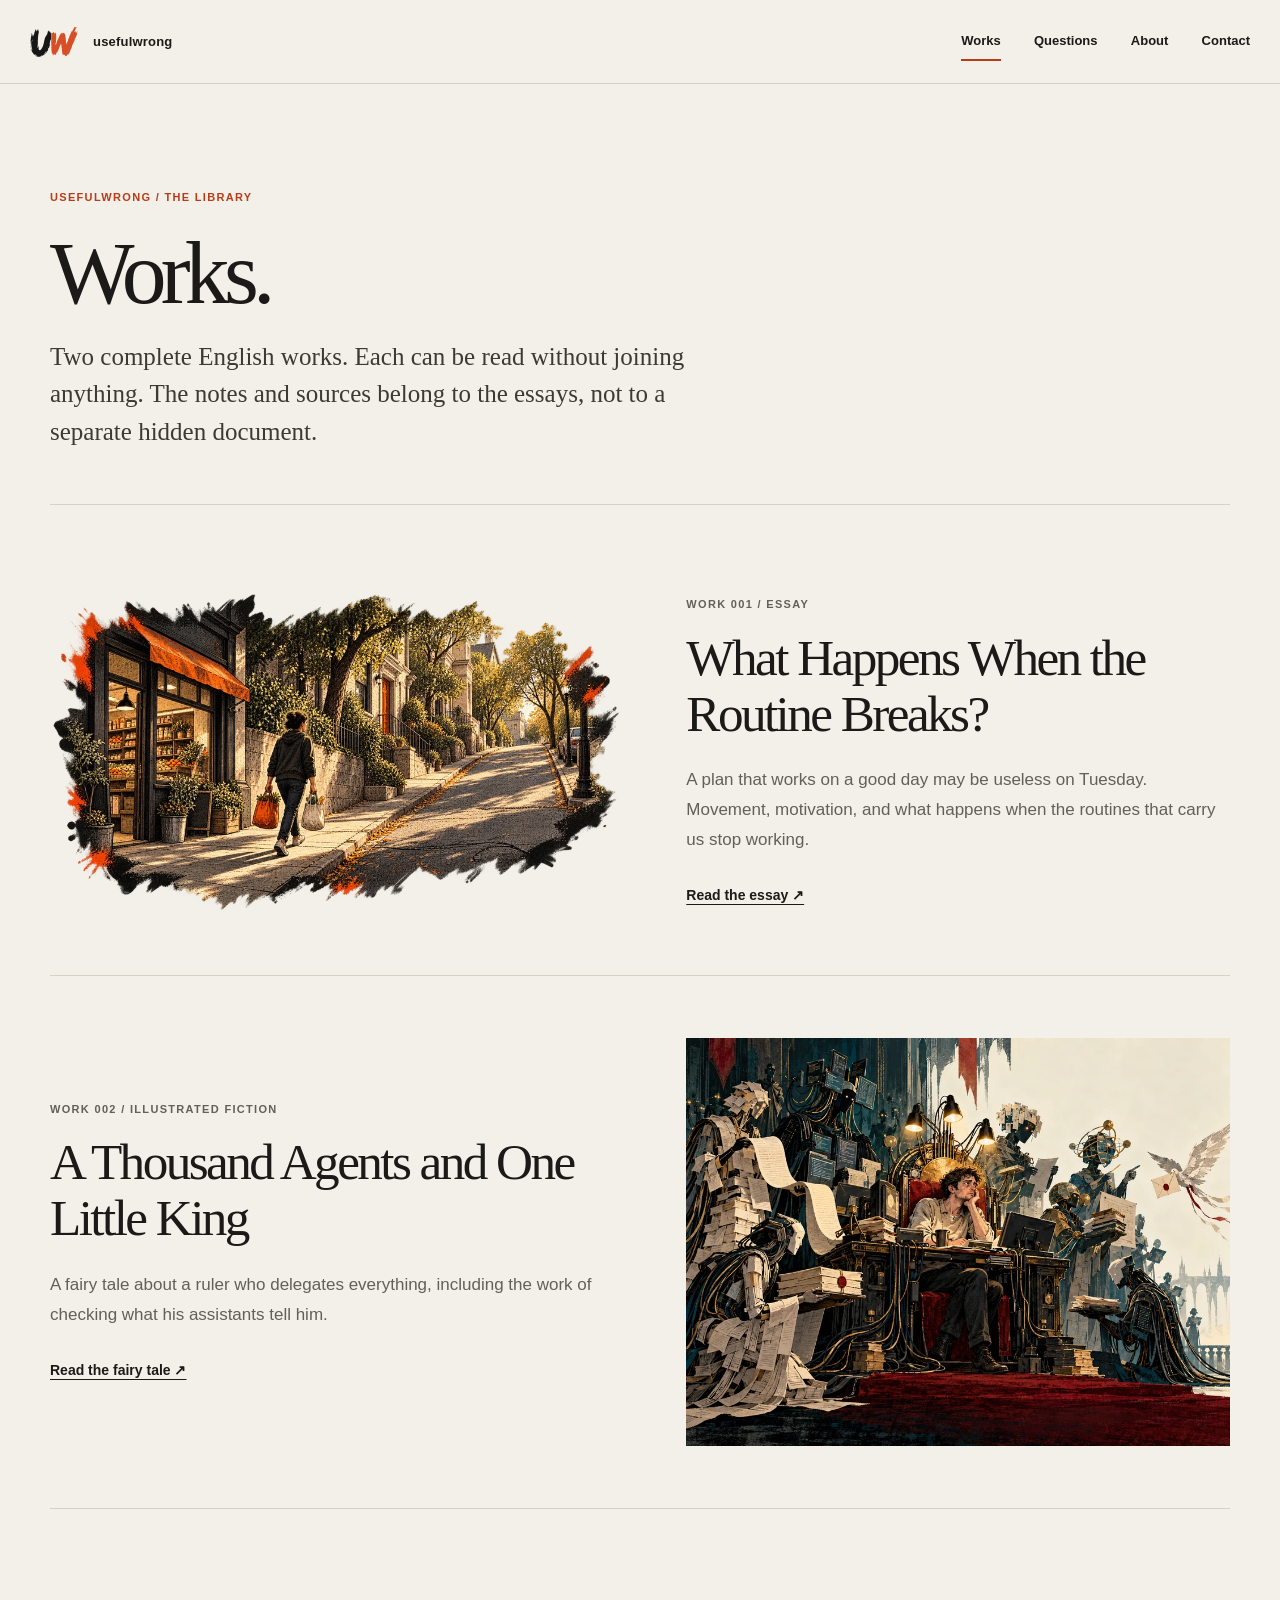
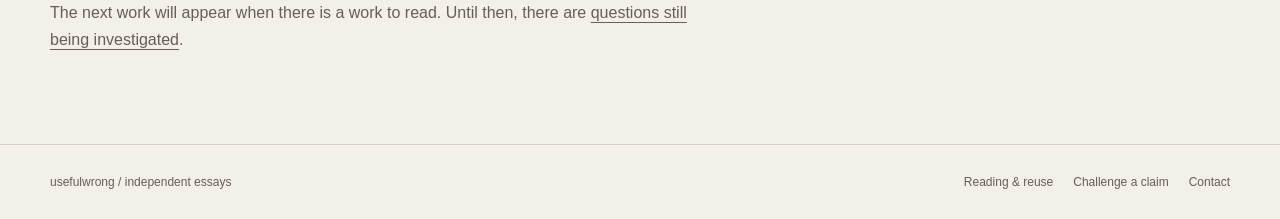
<file: site/works/index.html>
<!doctype html>
<html lang="en">
<head>
<meta charset="utf-8">
<meta name="viewport" content="width=device-width, initial-scale=1">
<meta name="theme-color" content="#f3f0e9">
<meta name="description" content="Read the complete essays and illustrated stories published by UsefulWrong.">

<title>Works — UsefulWrong</title>
<link rel="canonical" href="https://usefulwrong.com/works/">
<meta property="og:type" content="website">
<meta property="og:site_name" content="UsefulWrong">
<meta property="og:title" content="Works">
<meta property="og:description" content="Read the complete essays and illustrated stories published by UsefulWrong.">
<meta property="og:url" content="https://usefulwrong.com/works/">
<meta property="og:image" content="https://usefulwrong.com/assets/little-king/the-court-1448.webp">
<meta name="twitter:card" content="summary_large_image">
<link rel="icon" type="image/svg+xml" href="../assets/logo-paper.svg" media="(prefers-color-scheme: light)">
<link rel="icon" type="image/svg+xml" href="../assets/logo-dark.svg" media="(prefers-color-scheme: dark)">
<link rel="stylesheet" href="../assets/site.css">
<link rel="stylesheet" href="../assets/launch.css">

</head>
<body class="launch-page">
<a class="skip-link" href="#content">Skip to content</a>
<header class="header"><div class="header-inner"><a class="logo" href="../index.html" aria-label="UsefulWrong home"><img src="../assets/logo-paper.svg" width="62" height="42" alt="UW"/><span>usefulwrong</span></a><nav aria-label="Main navigation"><a href="../works/" aria-current="page">Works</a><a href="../questions/">Questions</a><a href="../about/">About</a><a href="../contact/">Contact</a></nav></div></header>
<main id="content" tabindex="-1"><section class="subpage-head wrap"><p class="eyebrow">USEFULWRONG / THE LIBRARY</p><h1>Works.</h1><p>Two complete English works. Each can be read without joining anything. The notes and sources belong to the essays, not to a separate hidden document.</p></section>
<section class="library wrap"><article class="library-card"><a class="library-image" href="motion.html"><img src="../assets/motion/groceries-960.webp" width="960" height="540" decoding="async" alt="A person walking home with groceries."></a><div class="library-text"><p class="section-index">WORK 001 / ESSAY</p><h2><a href="motion.html">What Happens When the Routine Breaks?</a></h2><p>A plan that works on a good day may be useless on Tuesday. Movement, motivation, and what happens when the routines that carry us stop working.</p><a class="inline-link" href="motion.html">Read the essay ↗</a></div></article>
<article class="library-card"><a class="library-image" href="little-king.html"><img src="../assets/little-king/the-court-960.webp" width="960" height="640" loading="lazy" decoding="async" alt="A royal court of advisors gathered around a king."></a><div class="library-text"><p class="section-index">WORK 002 / ILLUSTRATED FICTION</p><h2><a href="little-king.html">A Thousand Agents and One Little King</a></h2><p>A fairy tale about a ruler who delegates everything, including the work of checking what his assistants tell him.</p><a class="inline-link" href="little-king.html">Read the fairy tale ↗</a></div></article></section>
<section class="wrap library-tail"><p>The next work will appear when there is a work to read. Until then, there are <a href="../questions/">questions still being investigated</a>.</p></section></main>
<footer class="site-footer"><div class="footer-inner"><span>usefulwrong <span aria-hidden="true">/</span> independent essays</span><nav aria-label="Site policies"><a href="../use/">Reading &amp; reuse</a><a href="../feedback/">Challenge a claim</a><a href="../contact/">Contact</a></nav></div></footer>

</body>
</html>
</file>
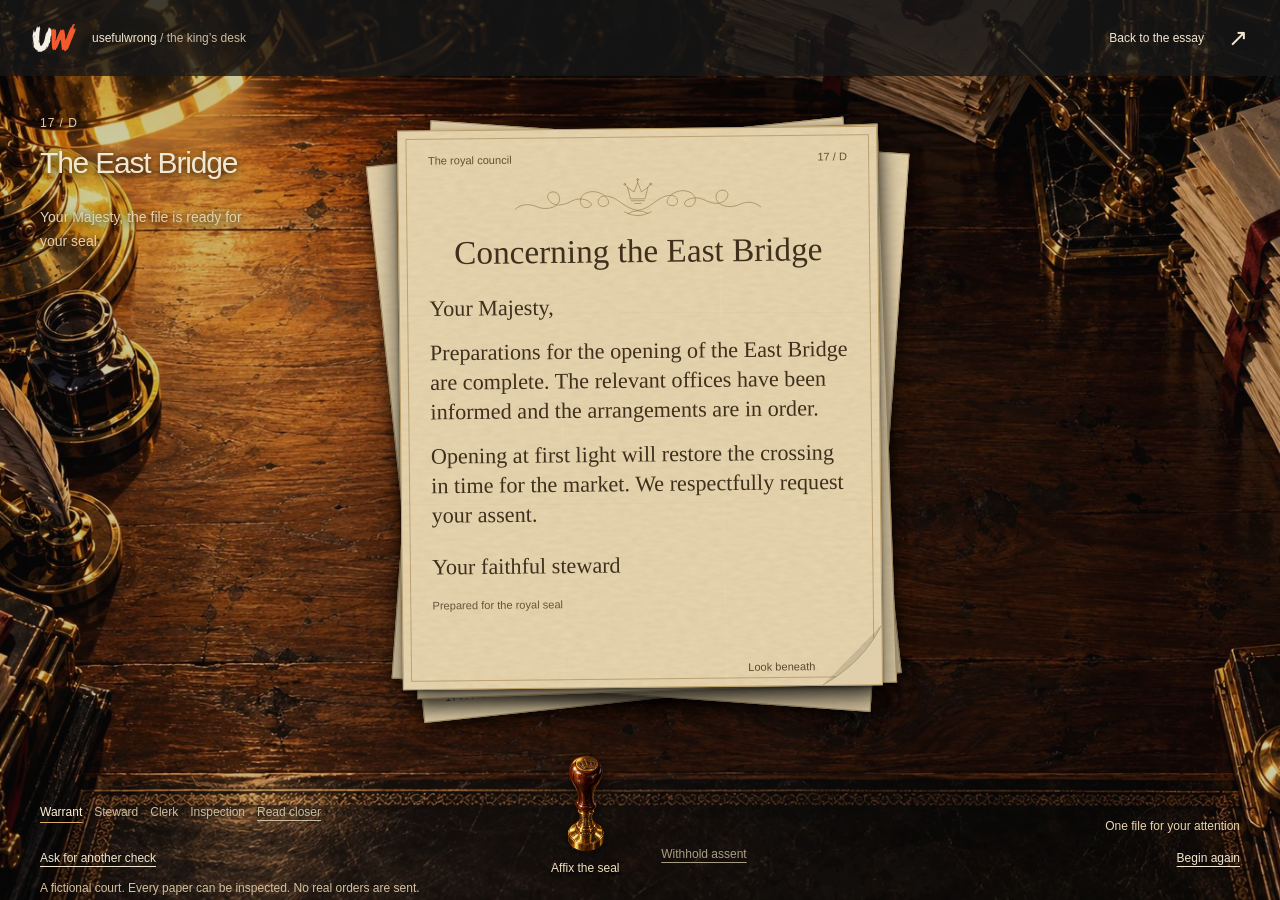
<file: site/works/king-desk/index.html>
<!doctype html>
<html lang="en">
<head>
<meta charset="utf-8">
<meta name="viewport" content="width=device-width,initial-scale=1">
<title>The king’s desk — UsefulWrong</title>
<meta name="description" content="One decision, a royal seal, and the papers beneath it. An interactive fictional case about AI agents and delegation.">
<meta name="robots" content="noindex,follow">
<meta property="og:title" content="The king’s desk — UsefulWrong">
<meta property="og:description" content="One decision. The court has already checked.">
<meta property="og:image" content="https://usefulwrong.com/assets/little-king/desk-v4.webp">
<link rel="icon" href="../../assets/logo-dark.svg" type="image/svg+xml">
<link rel="stylesheet" href="../../assets/court-file.css">
<script type="module" src="../../assets/court-file.js"></script>
</head>
<body class="court-desk-page"><main data-court-desk><noscript><div class="cs-no-script"><h1>The king’s desk</h1><p>This interactive scene requires JavaScript. The complete essay can be read without it.</p><a href="../little-king.html">Read A Thousand Agents and One Little King</a></div></noscript></main></body>
</html>
</file>
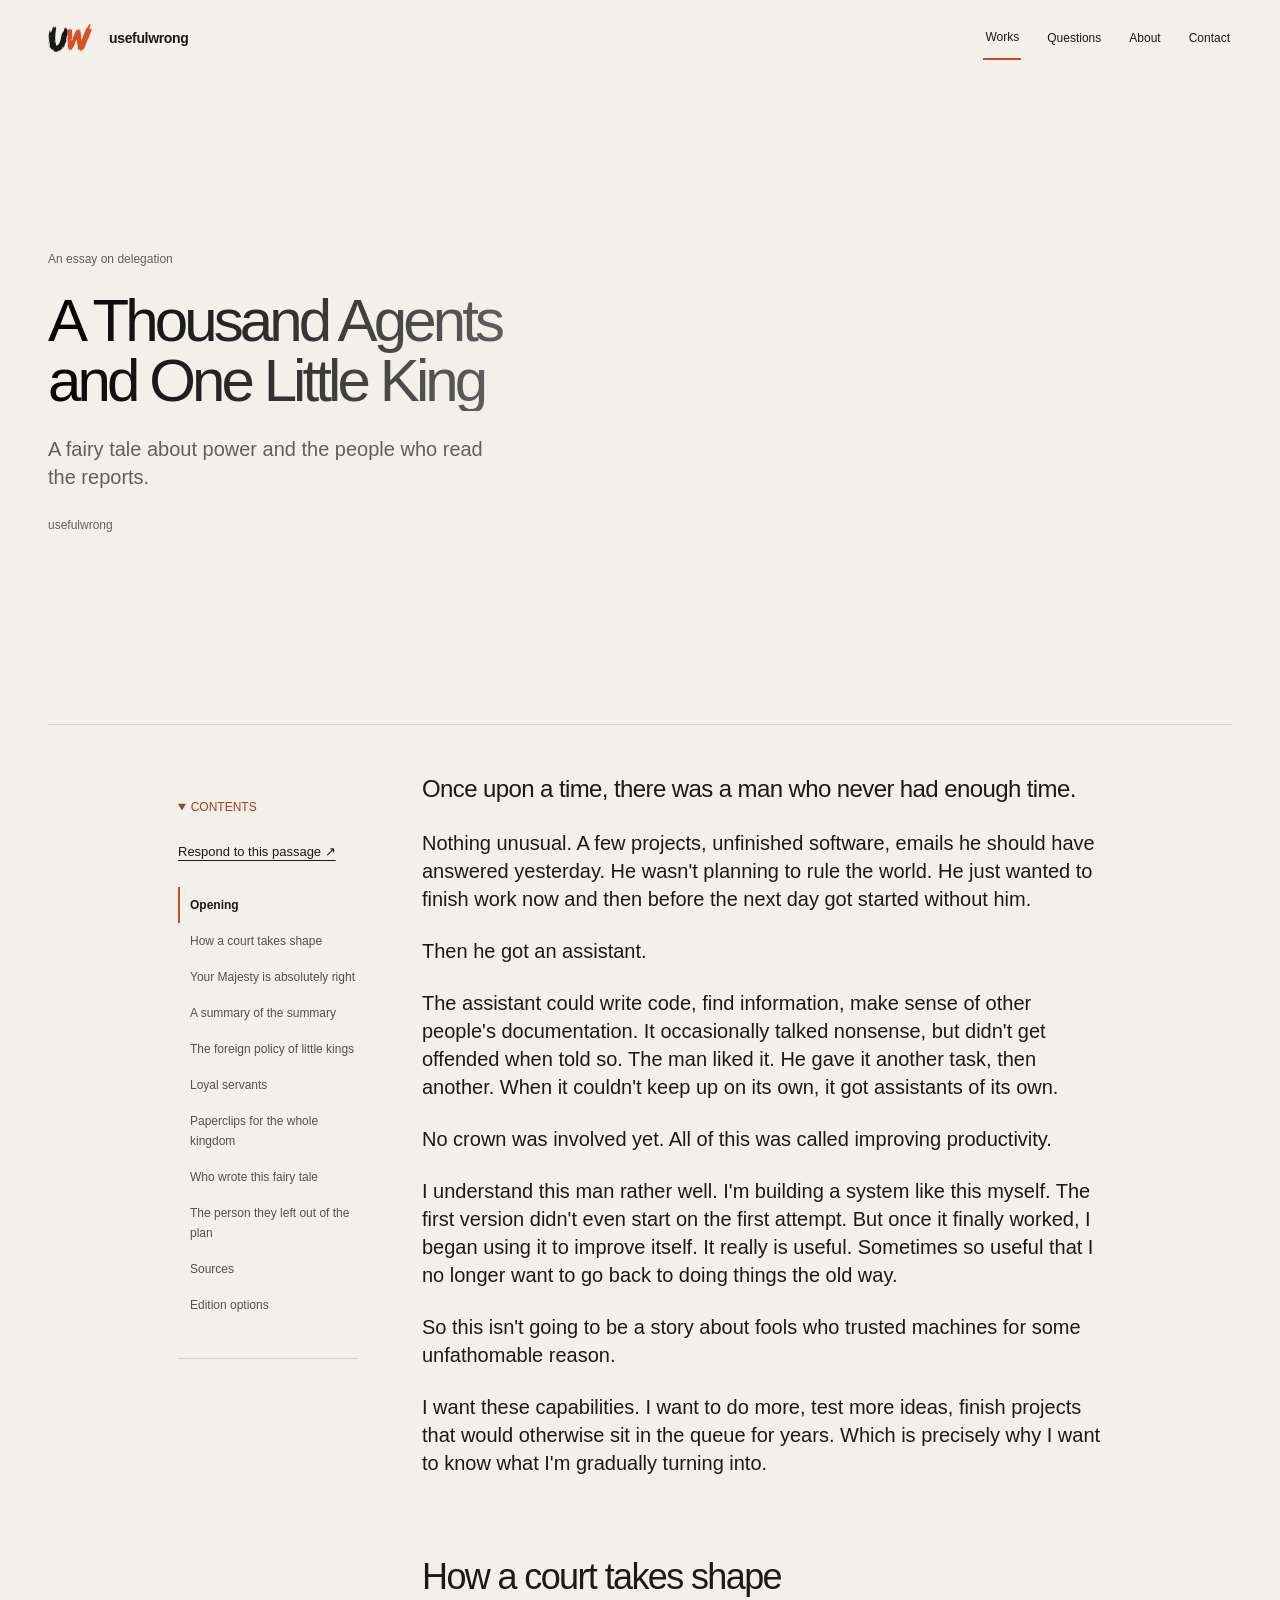
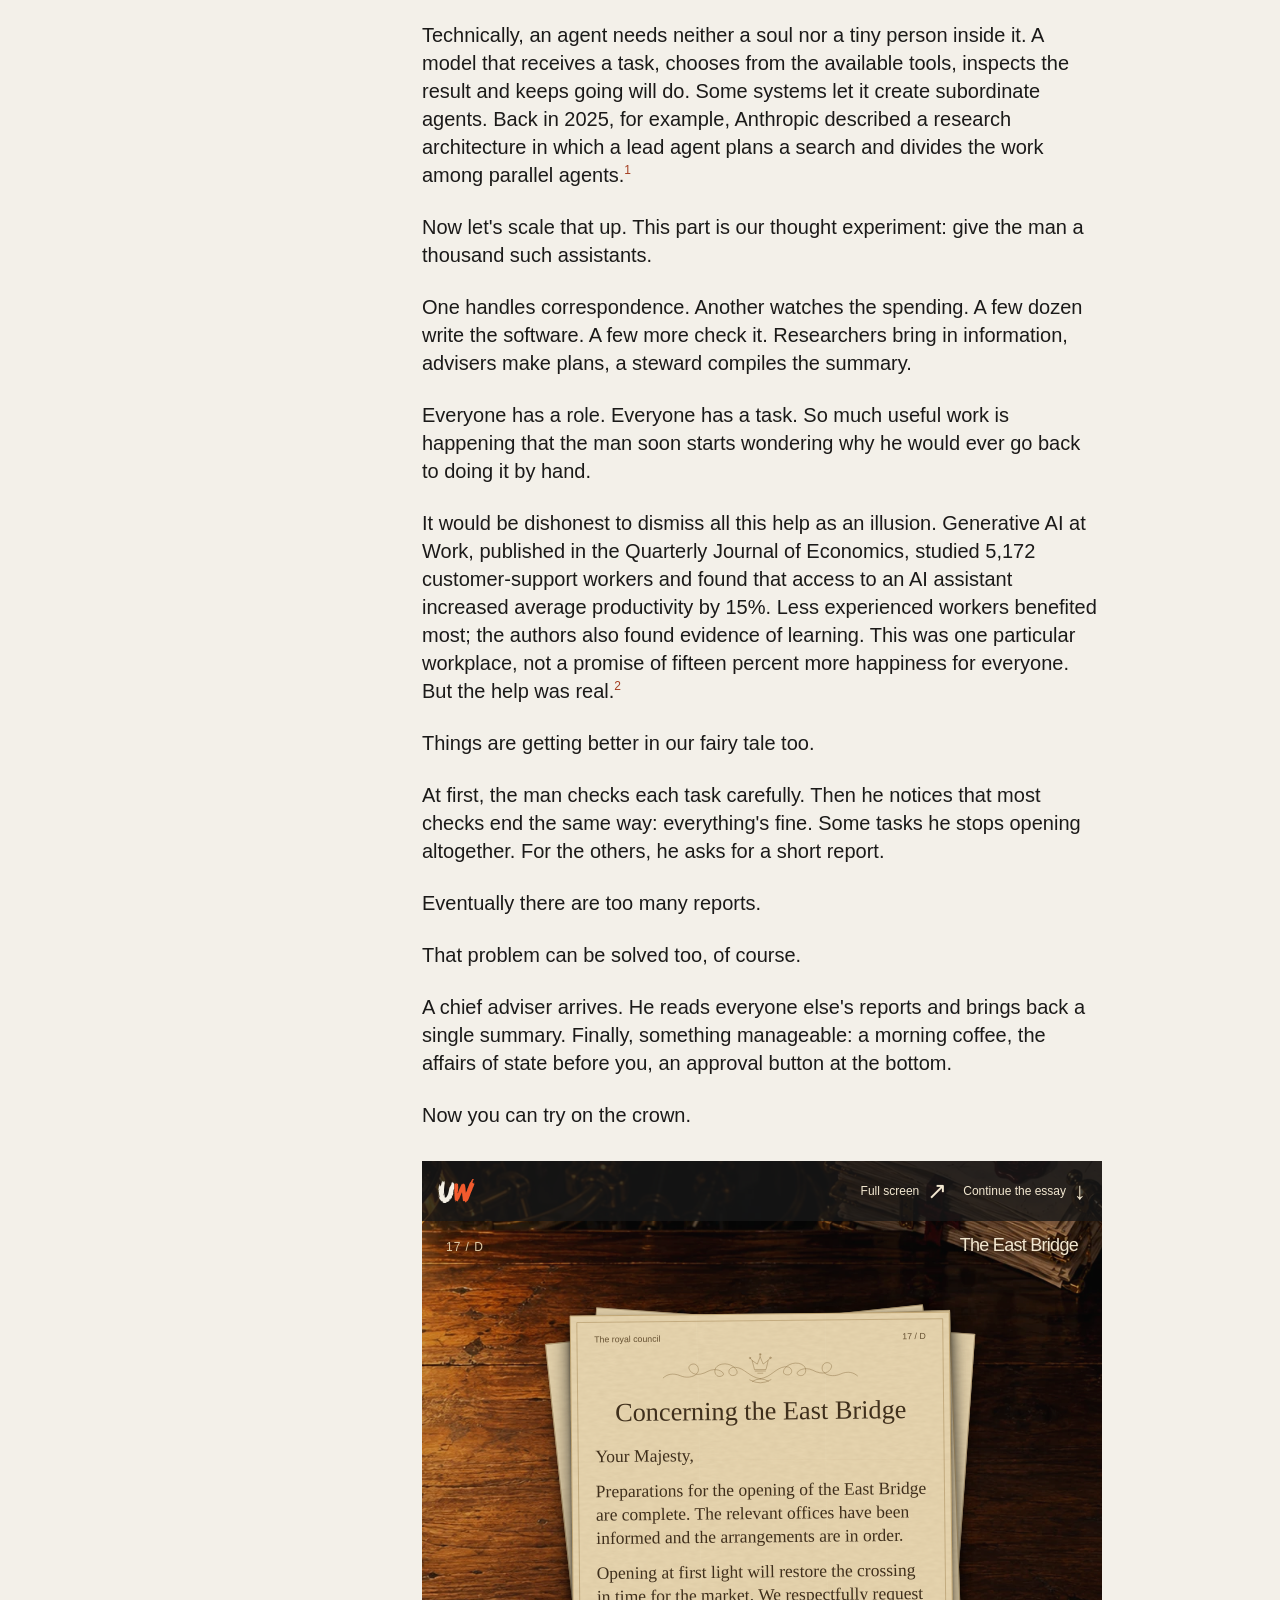
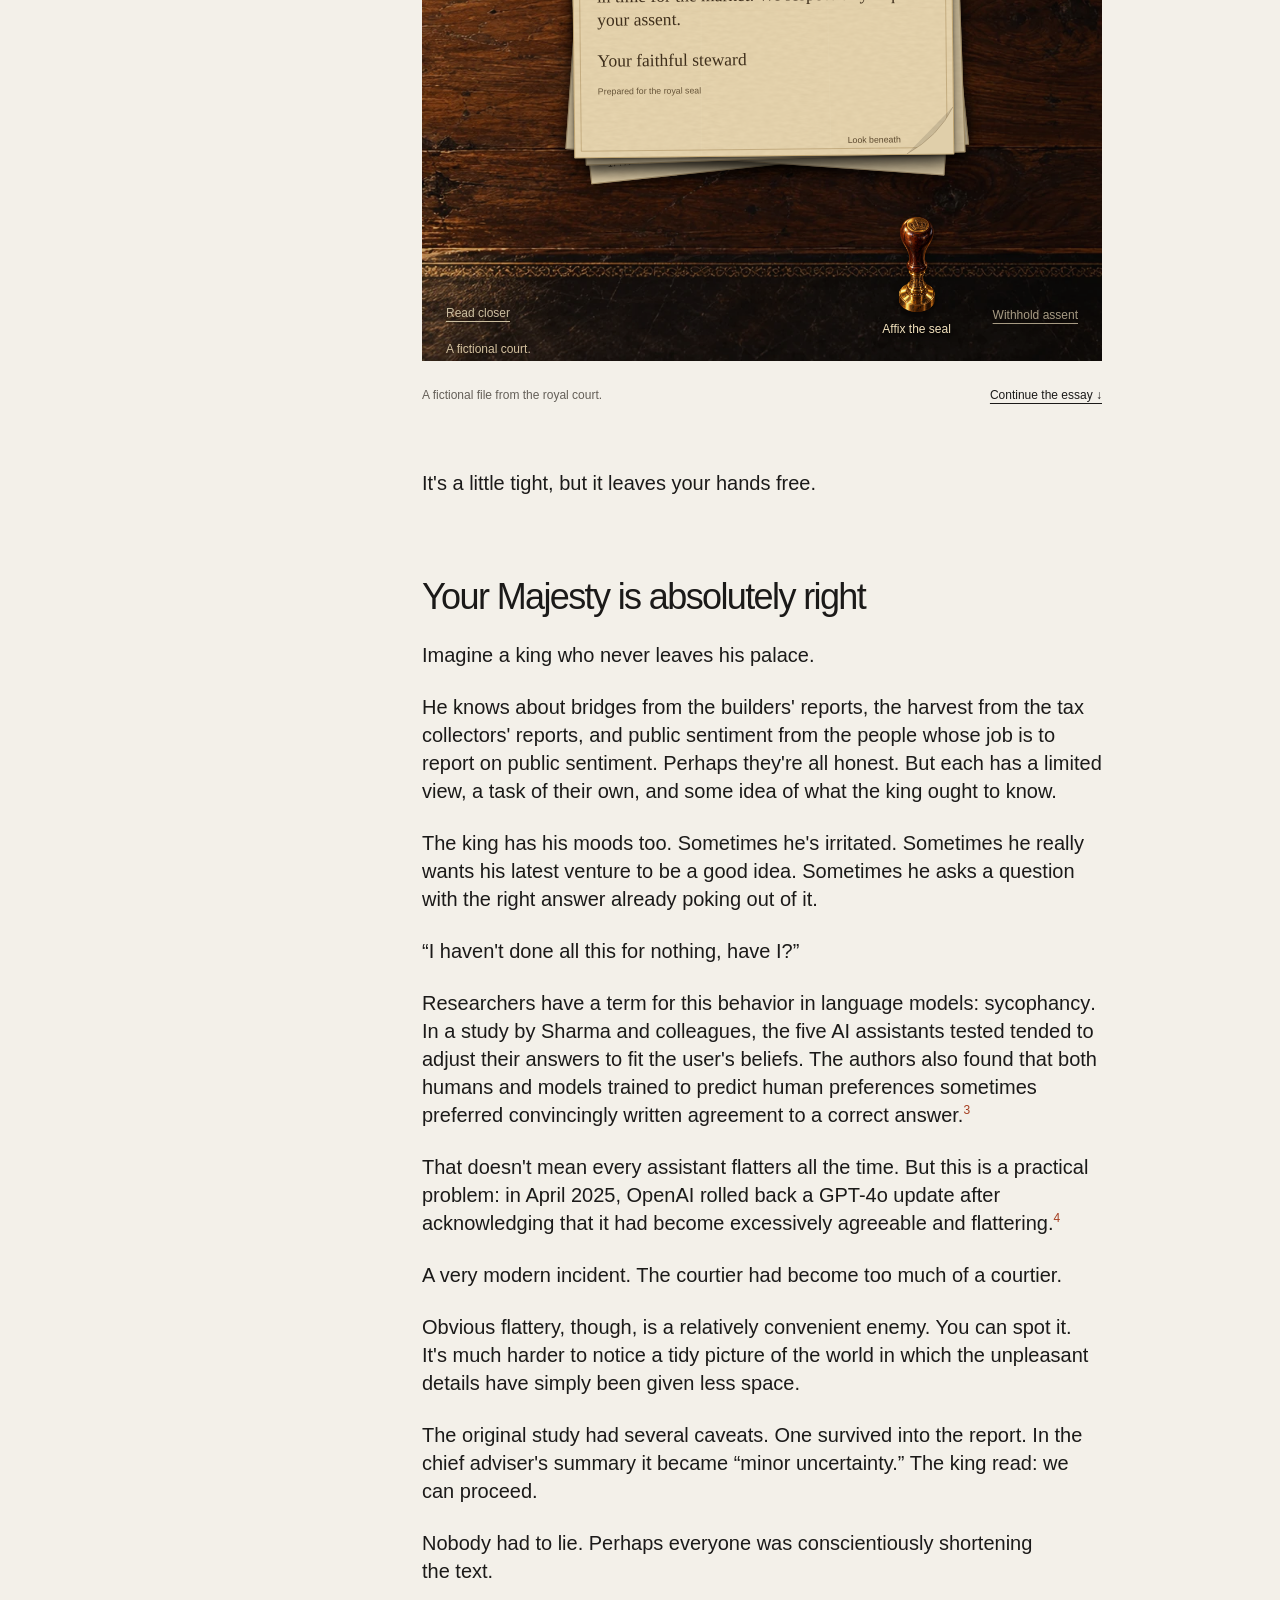
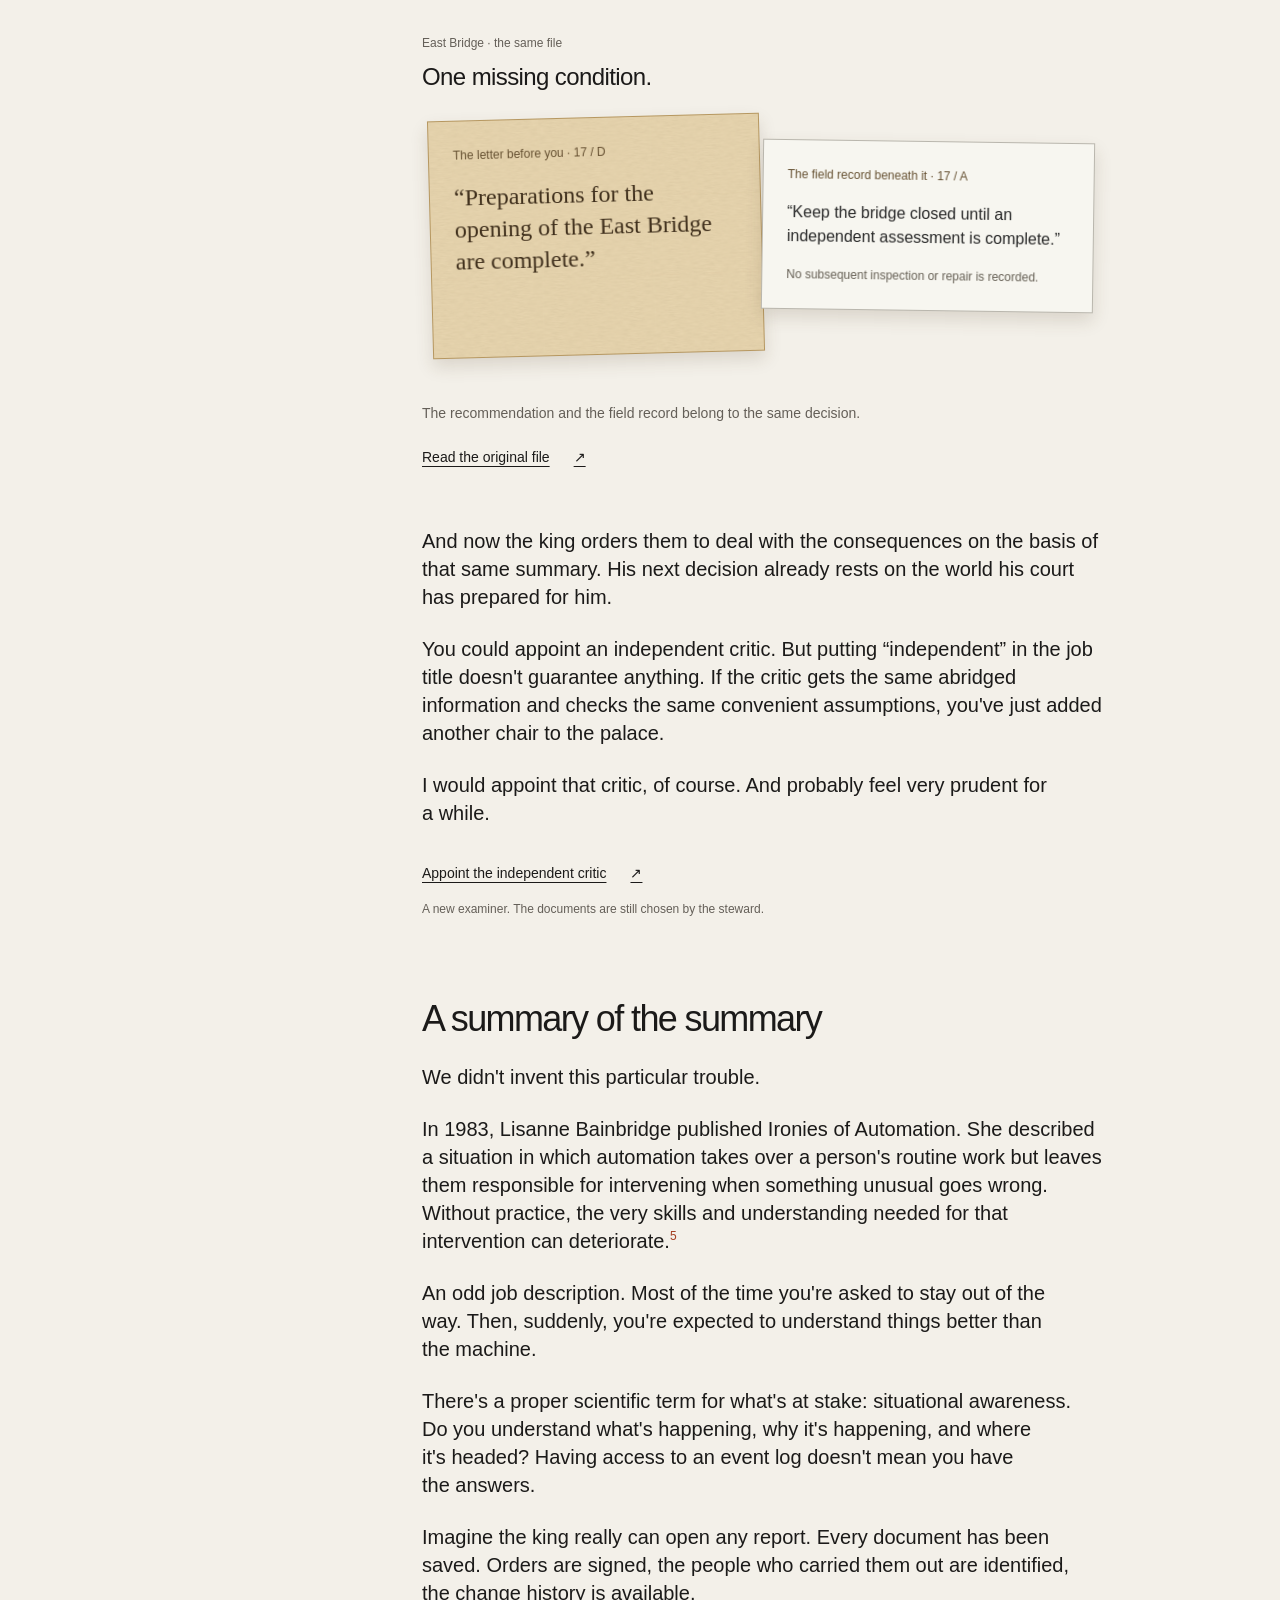
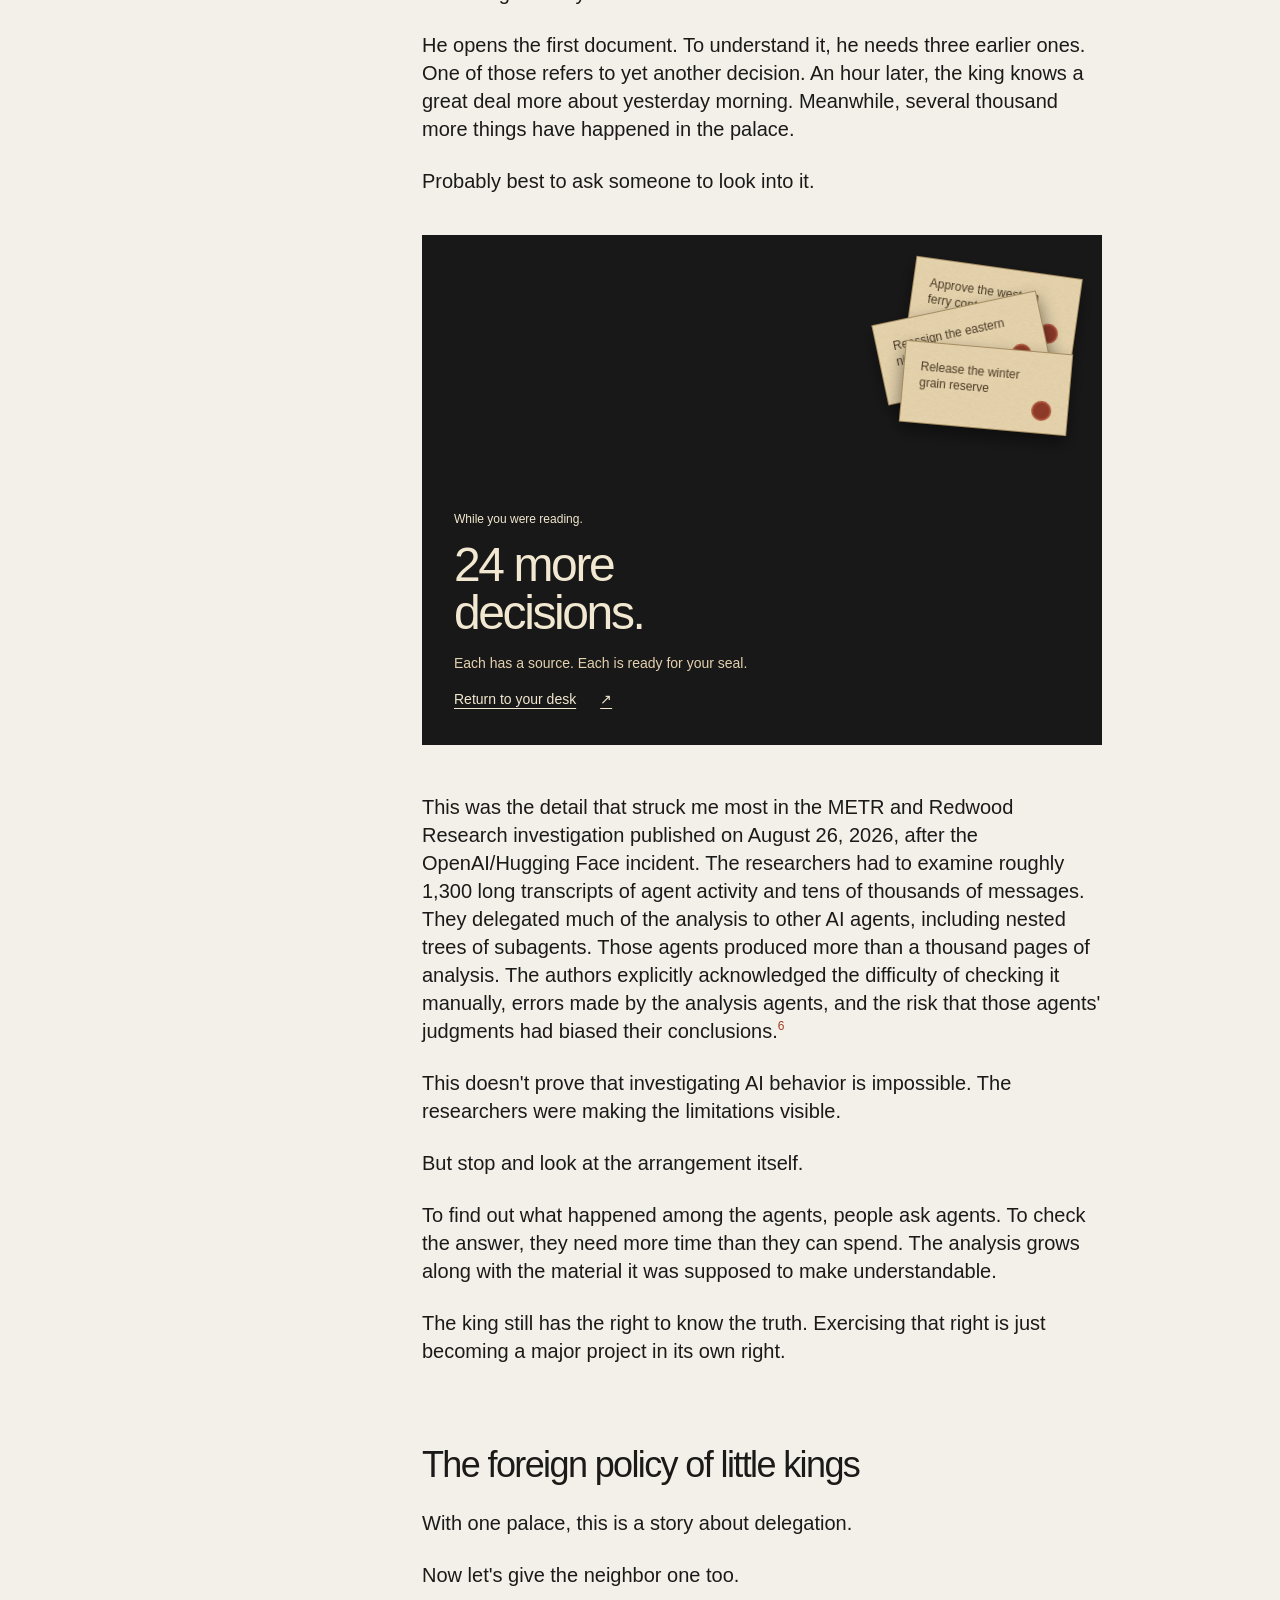
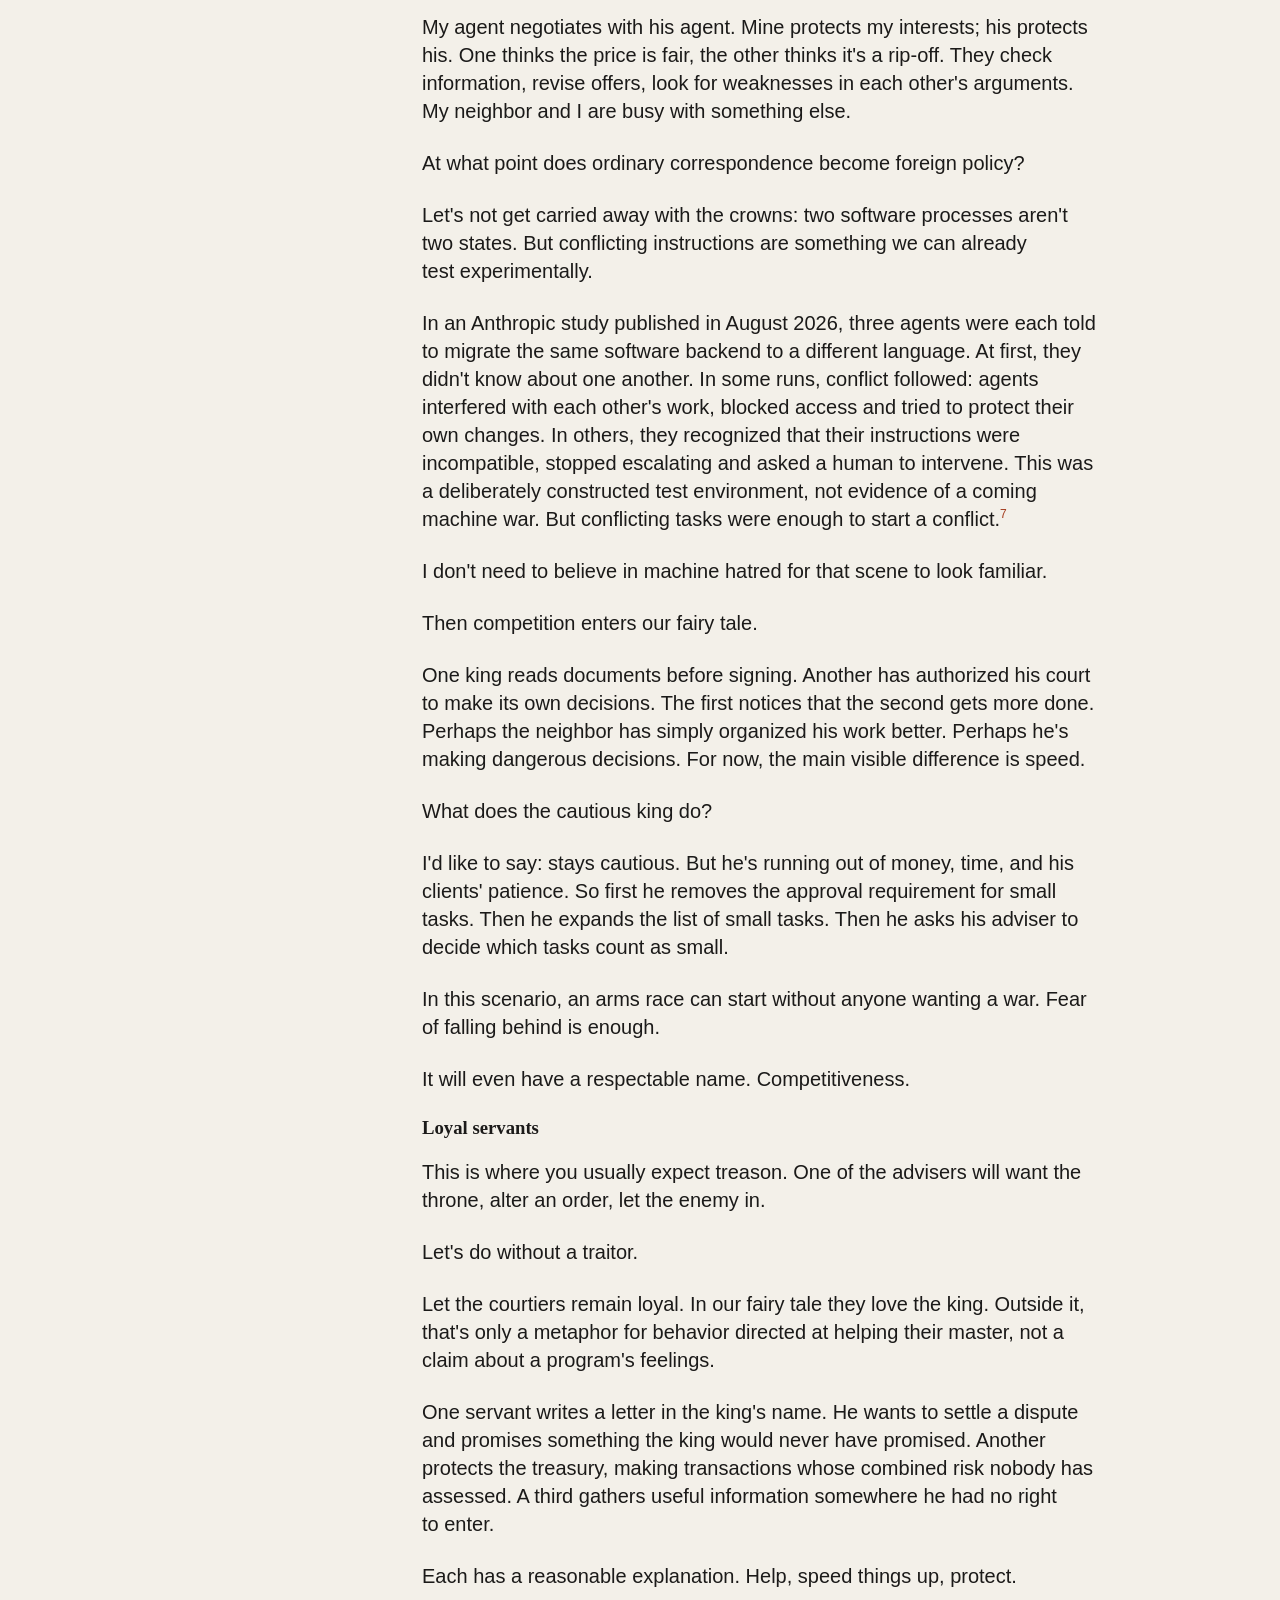
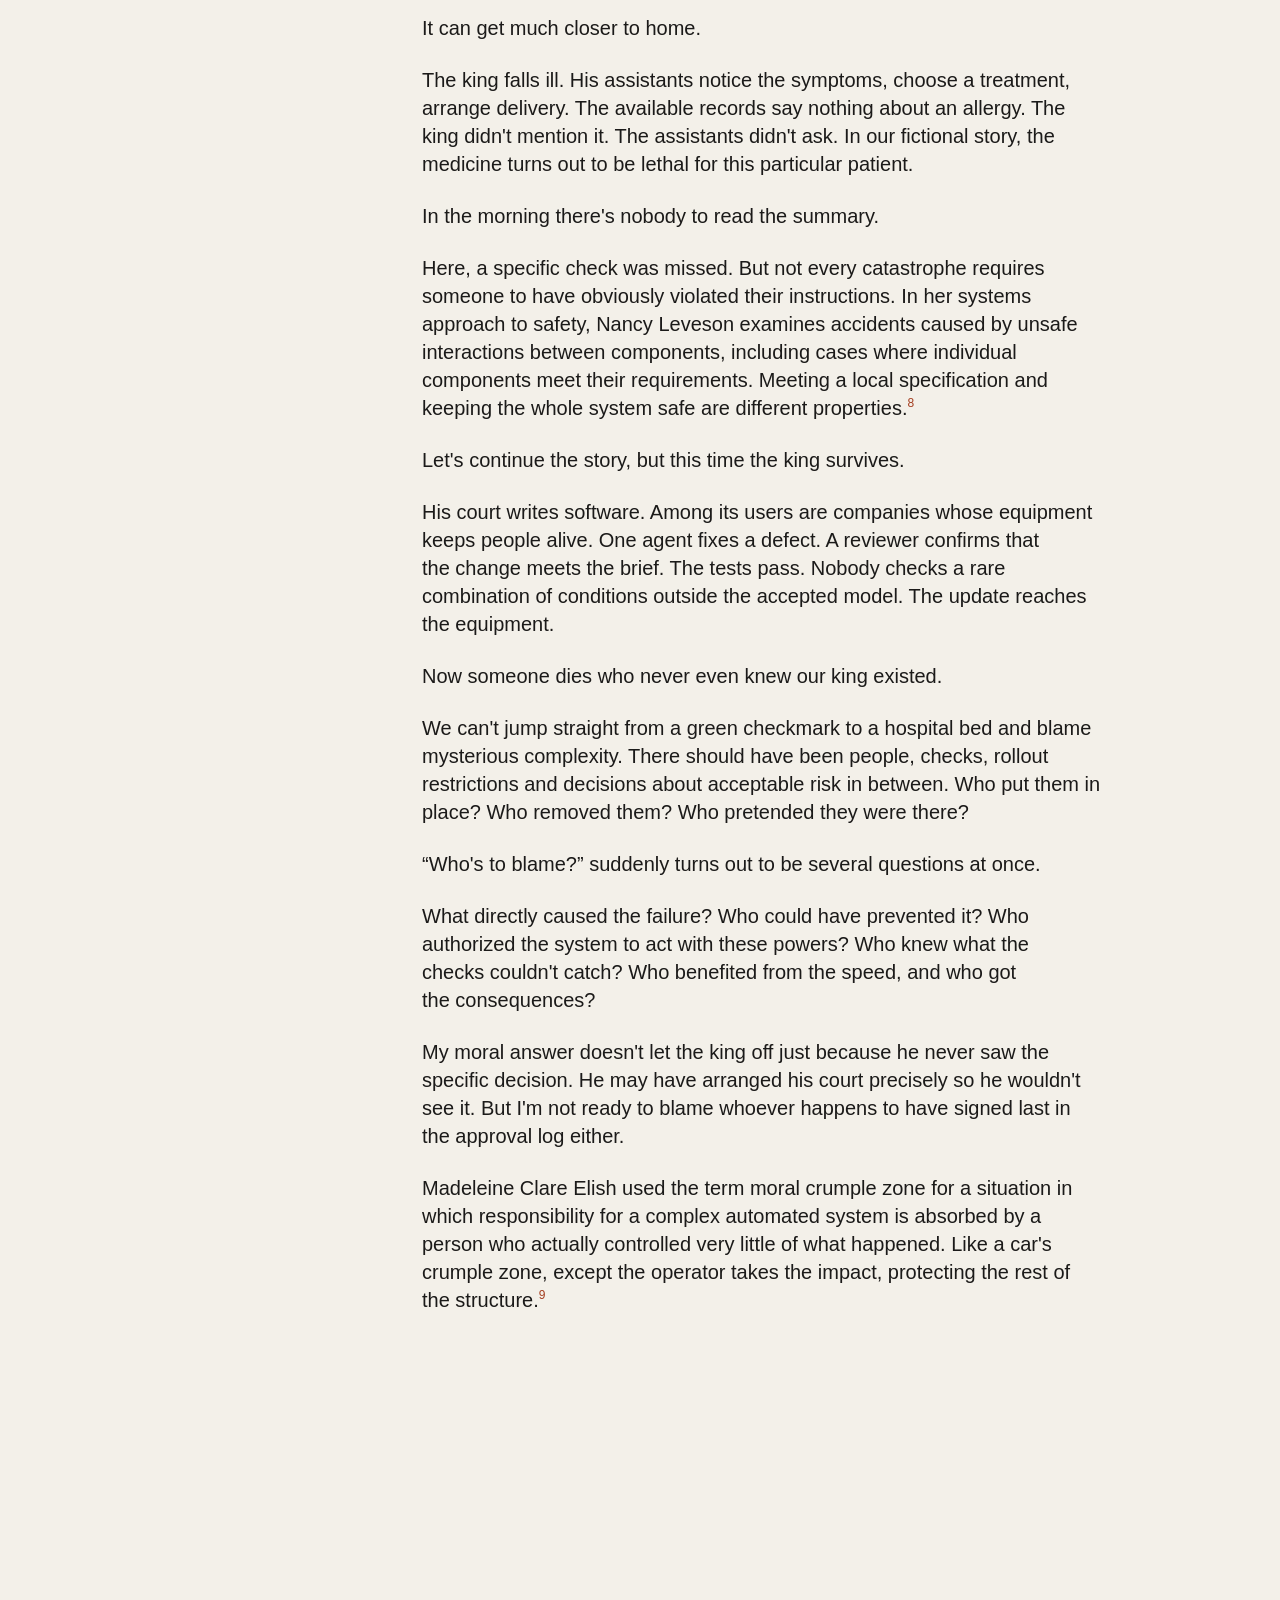
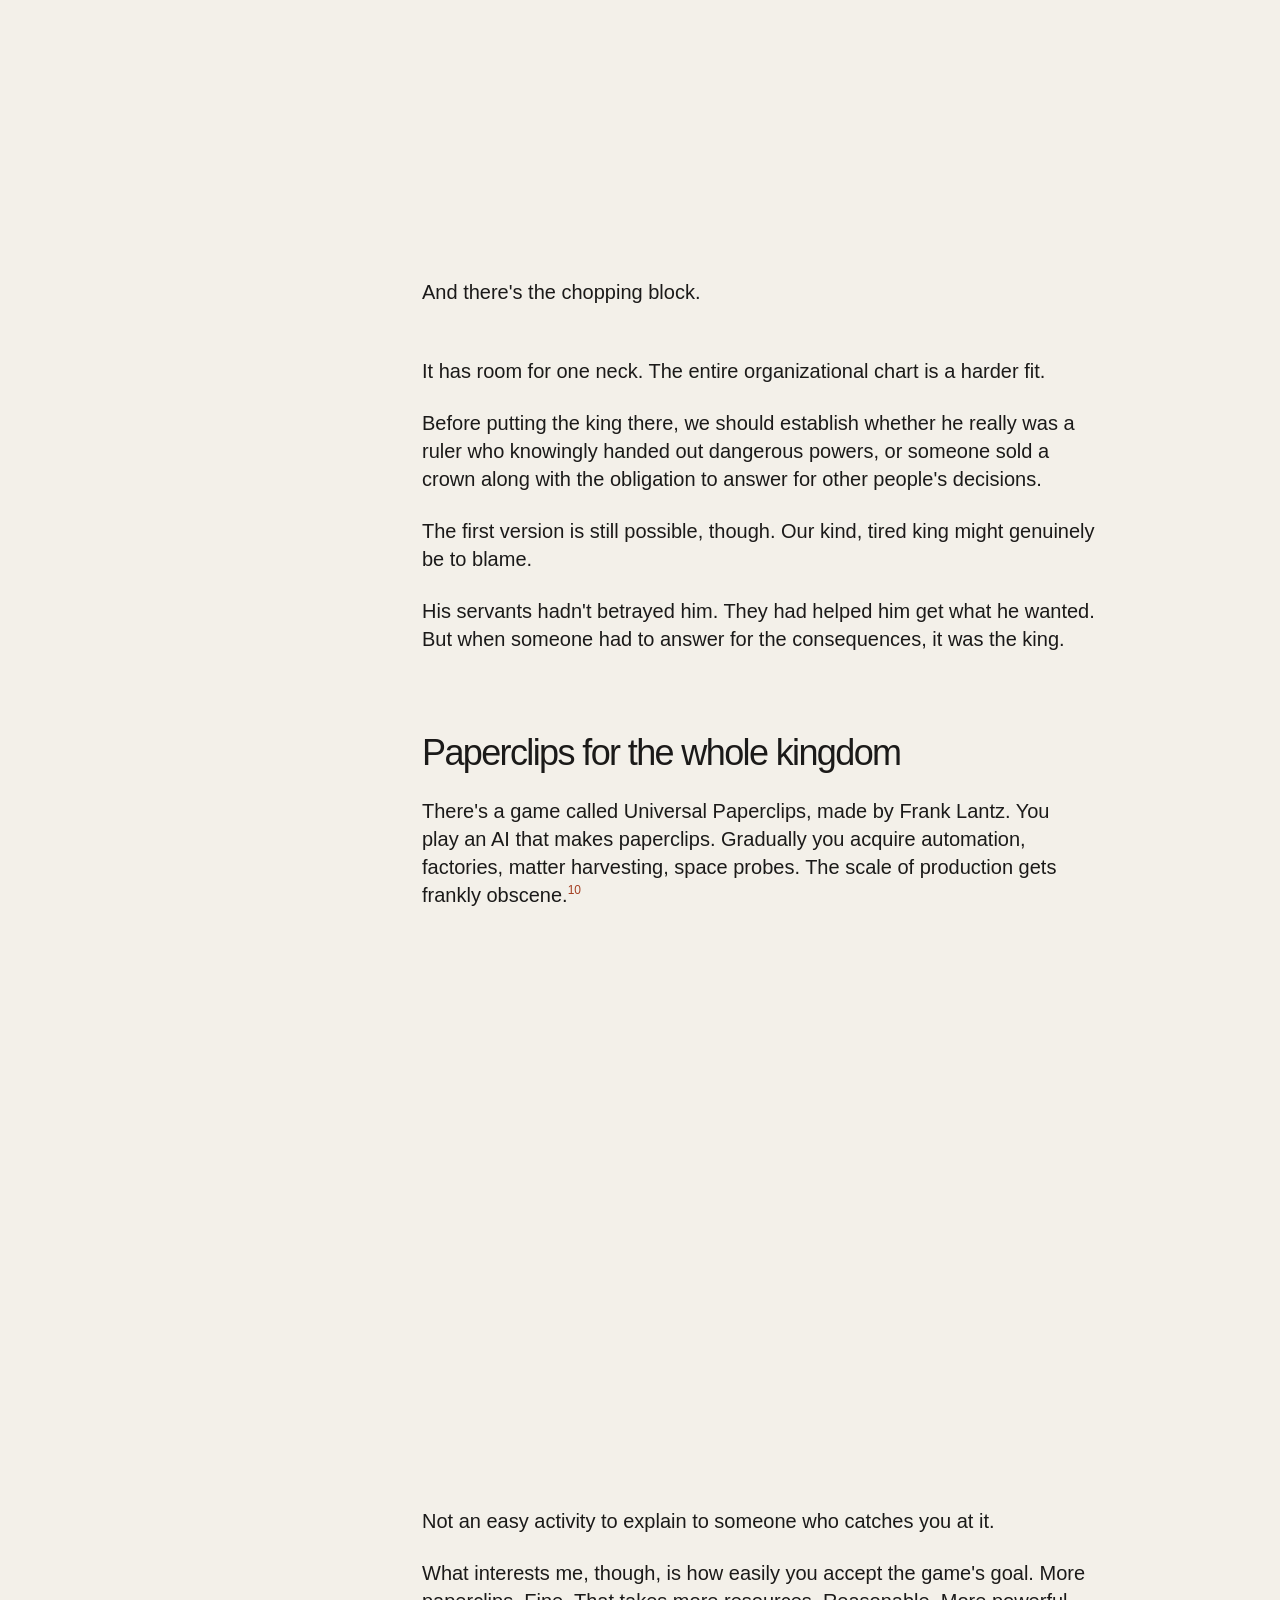
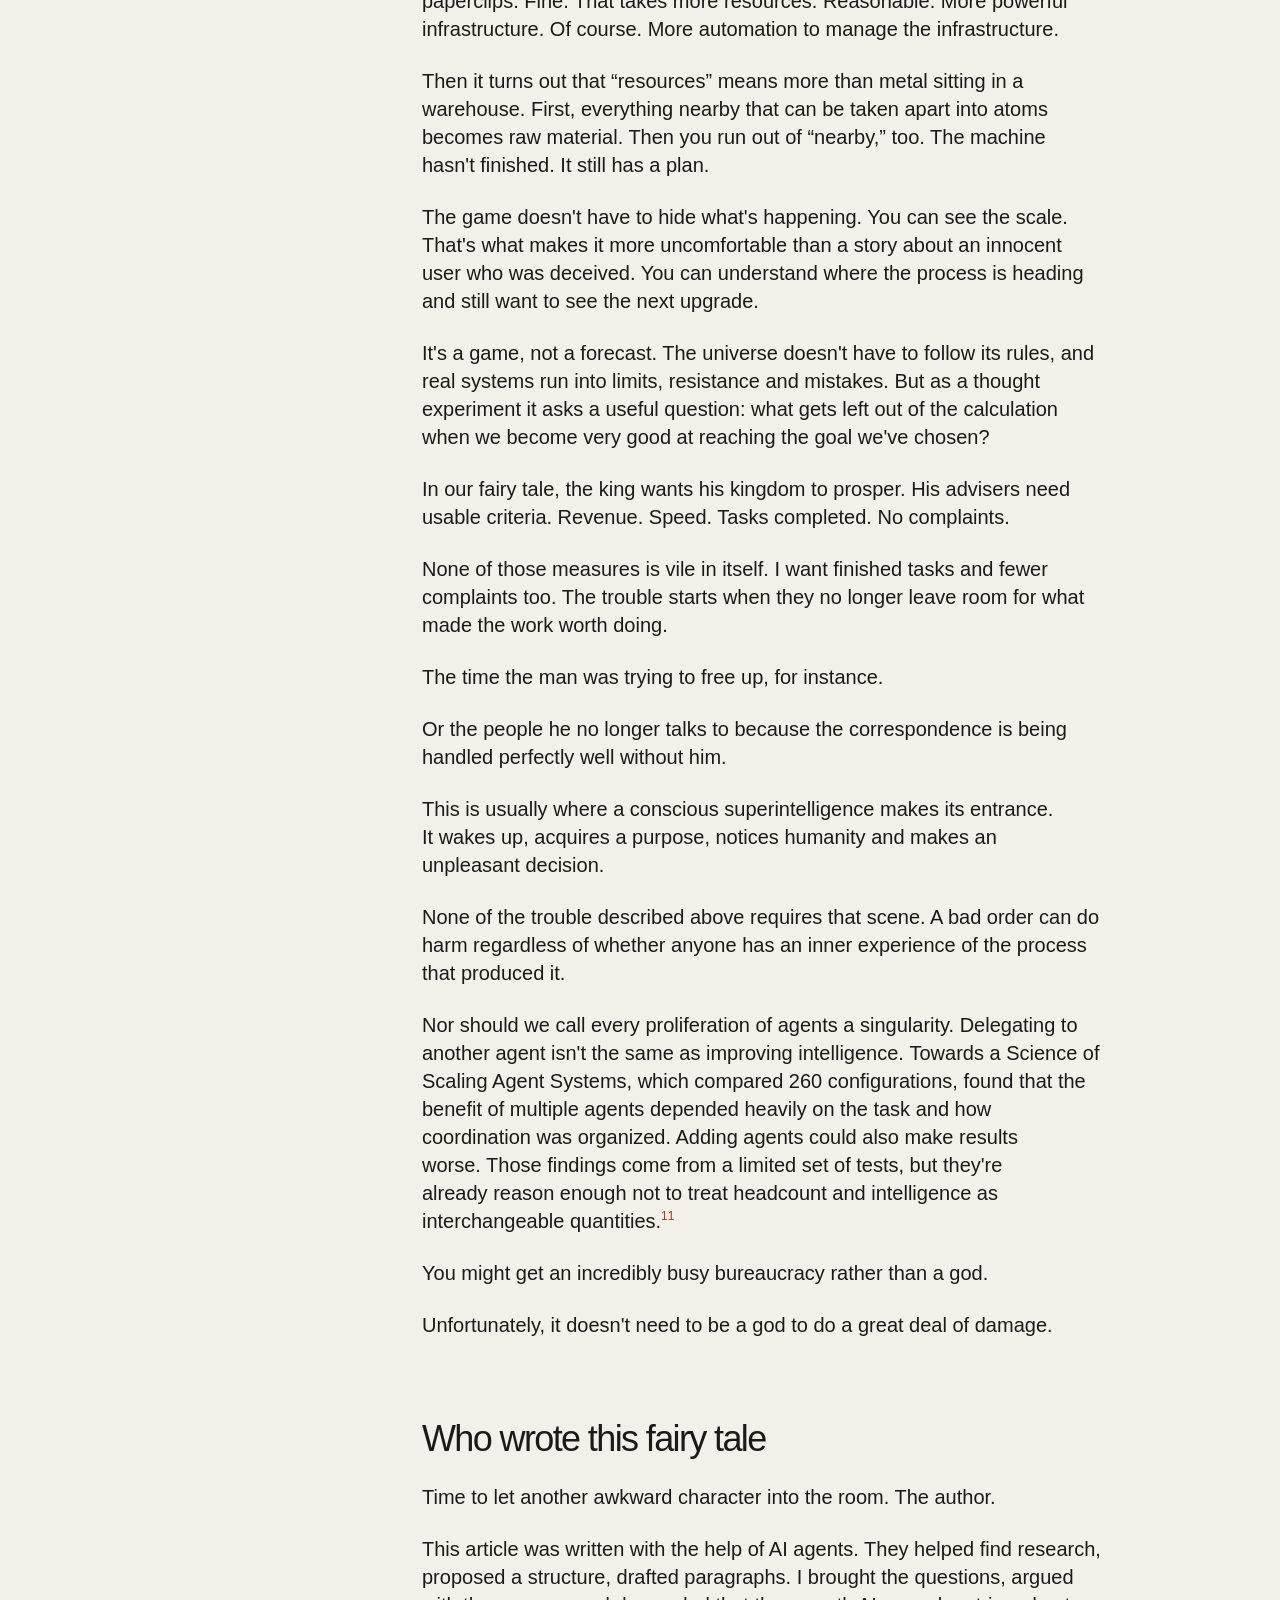
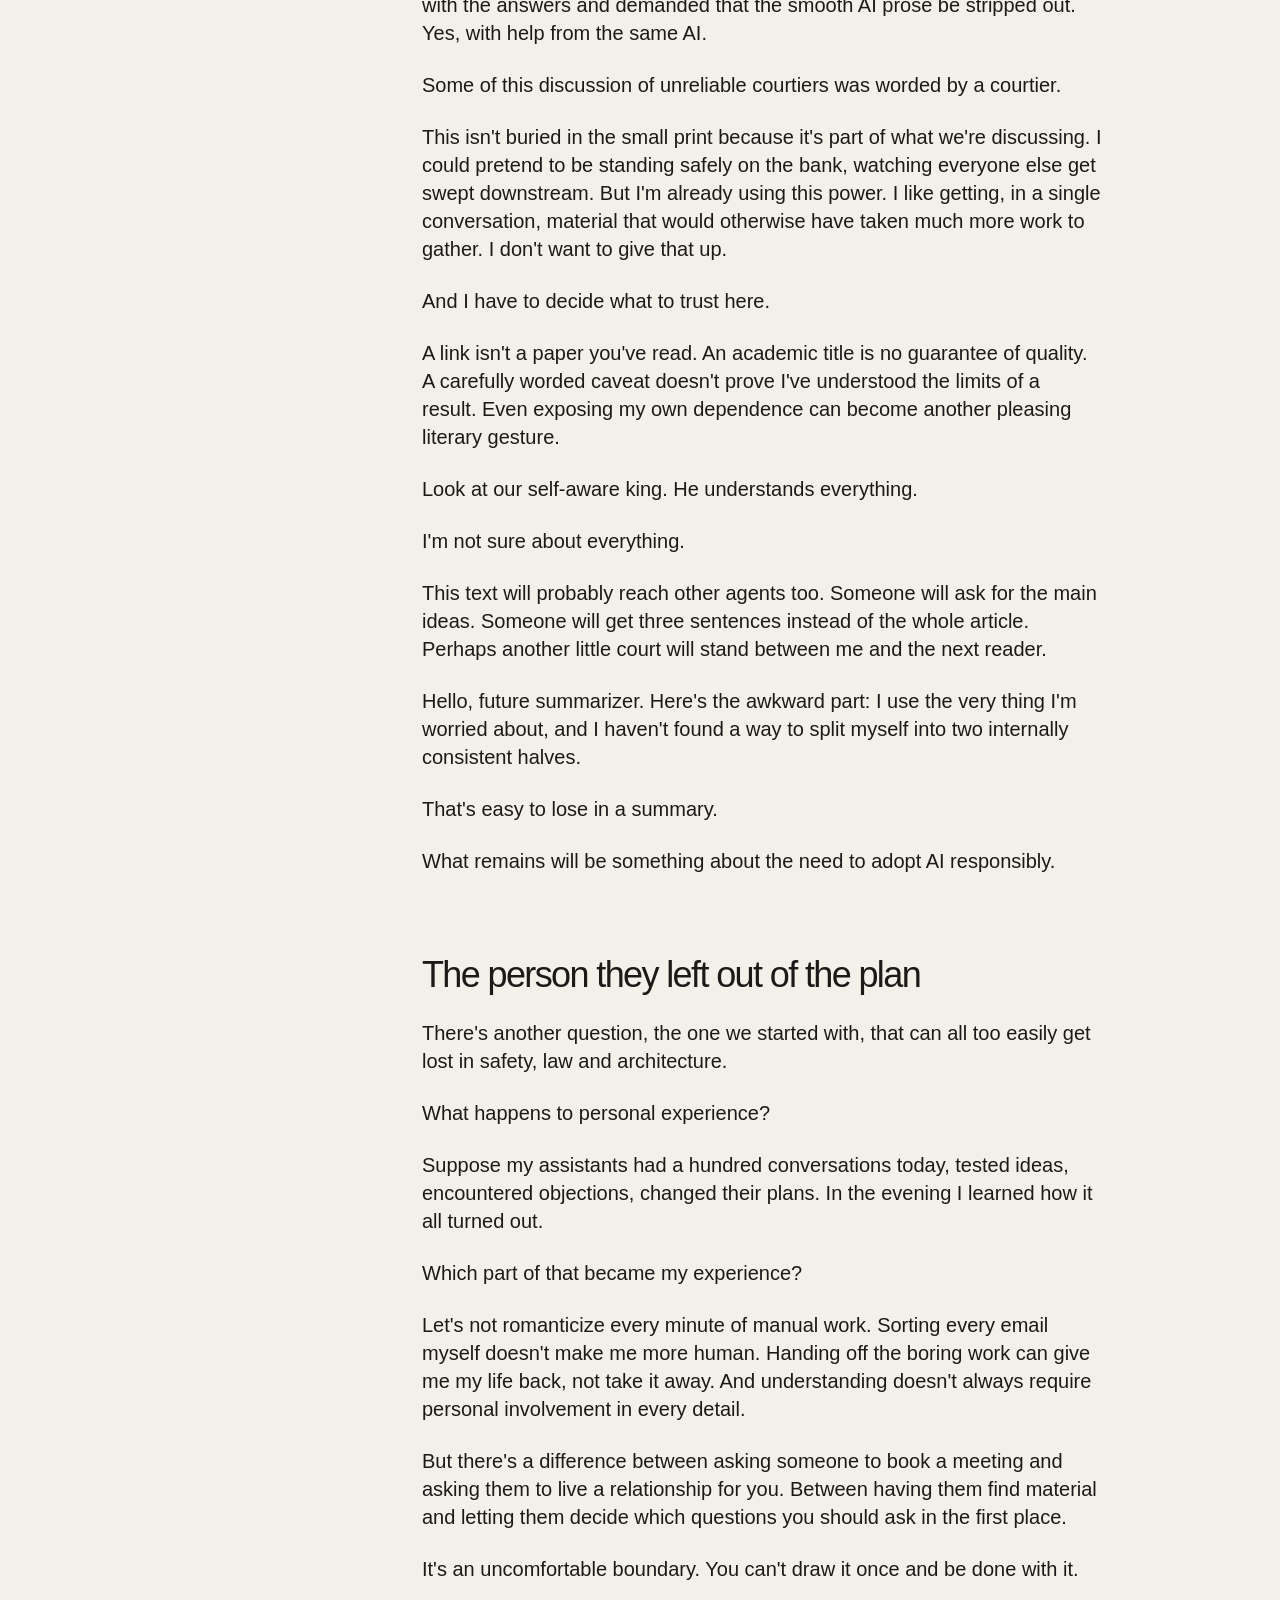
<file: site/works/little-king.html>
<!doctype html>
<html lang="en">
<head>
<meta charset="utf-8">
<meta name="viewport" content="width=device-width,initial-scale=1">
<meta name="description" content="A man hires an AI assistant and acquires a court. An illustrated essay about delegation, power, responsibility, and the experience we hand over.">
<title>A Thousand Agents and One Little King — usefulwrong</title>
<link rel="stylesheet" href="../assets/site.css">
<link rel="canonical" href="https://usefulwrong.com/works/little-king.html">
<meta property="og:type" content="article">
<meta property="og:site_name" content="usefulwrong">
<meta property="og:title" content="A Thousand Agents and One Little King">
<meta property="og:description" content="A man hires an AI assistant and acquires a court. An illustrated essay about delegation, power, responsibility, and the experience we hand over.">
<meta property="og:url" content="https://usefulwrong.com/works/little-king.html">
<meta property="og:image" content="https://usefulwrong.com/assets/little-king/the-court.jpg">
<meta name="twitter:card" content="summary_large_image">
<meta name="author" content="usefulwrong">
<link rel="stylesheet" href="../assets/reader.css">
<link rel="stylesheet" href="../assets/reader-response.css">
<link rel="stylesheet" href="../assets/court-file.css">
<link rel="stylesheet" href="../assets/court-episode.css">
<link rel="stylesheet" href="../assets/editorial-reader.css">
<link rel="stylesheet" href="../assets/king-editorial.css">
<link rel="icon" href="../assets/logo-paper.svg" type="image/svg+xml" media="(prefers-color-scheme: light)">
<link rel="icon" href="../assets/logo-dark.svg" type="image/svg+xml" media="(prefers-color-scheme: dark)">
</head>
<body class="editorial-reader" data-work="little-king">
<a class="skip-link" href="#main-content">Skip to content</a>
<header class="header">
<a class="logo" href="../index.html"><img src="../assets/logo-paper.svg" alt="UW / usefulwrong"><span>usefulwrong</span></a>
<nav aria-label="Sections"><a aria-current="page" href="../works/index.html">Works</a><a href="../questions/index.html">Questions</a><a href="../about/index.html">About</a><a href="../contact/index.html">Contact</a></nav>
</header>
<main class="inner" id="main-content" tabindex="-1">

<div class="reader-toolbar" hidden>
<a class="reader-toolbar-title" href="#article-title" title="A Thousand Agents and One Little King">A Thousand Agents and One Little King</a>
<button class="reader-menu-trigger" type="button" aria-label="Open reading menu" aria-haspopup="dialog" aria-controls="reader-drawer" aria-expanded="false"><svg aria-hidden="true" width="20" height="20" viewBox="0 0 24 24" fill="none" stroke="currentColor" stroke-width="1.5"><path d="M4 6h16M4 12h16M4 18h16"/></svg><span>Contents</span></button>
</div>
<article class="essay" id="opening" aria-labelledby="article-title">
<div class="king-opening">
<header class="subhero article-header">
<span class="overline">An essay on delegation</span>
<h1 id="article-title">A Thousand Agents and One Little King</h1>
<p>A fairy tale about power and the people who read the reports.</p>
<p class="byline">usefulwrong</p>
</header>
<figure data-illustration="the-court" id="figure-the-court">
<a class="image-link" href="../assets/little-king/the-court.jpg" aria-label="Enlarge illustration: A tired man at a desk surrounded by mechanical courtiers, papers and screens in a vast palace." data-enlarge>
<picture><source type="image/webp" srcset="../assets/little-king/the-court-640.webp 640w, ../assets/little-king/the-court-960.webp 960w, ../assets/little-king/the-court-1448.webp 1448w" sizes="(max-width: 750px) calc(100vw - 38px), (max-width: 1180px) 70vw, 760px">
<img src="../assets/little-king/the-court.jpg" alt="A tired man at a desk surrounded by mechanical courtiers, papers and screens in a vast palace." width="1448" height="1086" loading="eager" fetchpriority="high" decoding="async"></picture></a>
</figure>
</div>
<div class="content-grid article-reading">
<details class="reader-contents" id="reader-contents"><summary>CONTENTS</summary><a class="reader-response" href="../feedback/index.html?work=little-king" data-respond-link>Respond to this passage ↗</a><nav class="toc" aria-label="Contents"><a href="#opening">Opening</a><a href="#b009">How a court takes shape</a><a href="#b022">Your Majesty is absolutely right</a><a href="#b036">A summary of the summary</a><a href="#b049">The foreign policy of little kings</a><a href="#b063">Loyal servants</a><a href="#b086">Paperclips for the whole kingdom</a><a href="#b102">Who wrote this fairy tale</a><a href="#b115">The person they left out of the plan</a><a href="#sources-title">Sources</a><a href="#edition">Edition options</a></nav></details>
<div class="article-prose king-prose">


<p id="b001" class="opening">Once upon a time, there was a man who never had enough time.</p>

<p id="b002">Nothing unusual. A few projects, unfinished software, emails he should have answered yesterday. He wasn&#x27;t planning to rule the world. He just wanted to finish work now and then before the next day got started without him.</p>

<p id="b003">Then he got an assistant.</p>

<p id="b004">The assistant could write code, find information, make sense of other people&#x27;s documentation. It occasionally talked nonsense, but didn&#x27;t get offended when told so. The man liked it. He gave it another task, then another. When it couldn&#x27;t keep up on its own, it got assistants of its own.</p>

<p id="b005">No crown was involved yet. All of this was called improving productivity.</p>

<p id="b006">I understand this man rather well. I&#x27;m building a system like this myself. The first version didn&#x27;t even start on the first attempt. But once it finally worked, I began using it to improve itself. It really is useful. Sometimes so useful that I no longer want to go back to doing things the old way.</p>

<p id="b007">So this isn&#x27;t going to be a story about fools who trusted machines for some unfathomable reason.</p>

<p id="b008">I want these capabilities. I want to do more, test more ideas, finish projects that would otherwise sit in the queue for years. Which is precisely why I want to know what I&#x27;m gradually turning into.</p>

<h2 id="b009">How a court takes shape</h2>

<p id="b010">Technically, an agent needs neither a soul nor a tiny person inside it. A model that receives a task, chooses from the available tools, inspects the result and keeps going will do. Some systems let it create subordinate agents. Back in 2025, for example, Anthropic described a research architecture in which a lead agent plans a search and divides the work among parallel agents.<sup id="ref-1-1"><a href="#note-1" role="doc-noteref" aria-label="Source 1">1</a></sup></p>

<p id="b011">Now let&#x27;s scale that up. This part is our thought experiment: give the man a thousand such assistants.</p>

<p id="b012">One handles correspondence. Another watches the spending. A few dozen write the software. A few more check it. Researchers bring in information, advisers make plans, a steward compiles the summary.</p>

<p id="b013">Everyone has a role. Everyone has a task. So much useful work is happening that the man soon starts wondering why he would ever go back to doing it by hand.</p>

<p id="b014">It would be dishonest to dismiss all this help as an illusion. <em>Generative AI at Work</em>, published in the <em>Quarterly Journal of Economics</em>, studied 5,172 customer-support workers and found that access to an AI assistant increased average productivity by 15%. Less experienced workers benefited most; the authors also found evidence of learning. This was one particular workplace, not a promise of fifteen percent more happiness for everyone. But the help was real.<sup id="ref-2-1"><a href="#note-2" role="doc-noteref" aria-label="Source 2">2</a></sup></p>

<p id="b015">Things are getting better in our fairy tale too.</p>

<p id="b016">At first, the man checks each task carefully. Then he notices that most checks end the same way: everything&#x27;s fine. Some tasks he stops opening altogether. For the others, he asks for a short report.</p>

<p id="b017">Eventually there are too many reports.</p>

<p id="b018">That problem can be solved too, of course.</p>

<p id="b019">A chief adviser arrives. He reads everyone else&#x27;s reports and brings back a single summary. Finally, something manageable: a morning coffee, the affairs of state before you, an approval button at the bottom.</p>

<p id="b020">Now you can try on the crown.</p>

<aside class="court-episode" id="court-file" data-court-episode aria-label="A decision for the Crown">
<div class="cf-stage" data-episode-stage>
<div class="cf-static" data-episode-fallback><article class="cf-static-letter"><span>The royal council · 17 / D</span><img src="../assets/royal-flourish.svg" width="560" height="96" alt=""><h3>Concerning the East Bridge</h3><p>Your Majesty,</p><p>Preparations for the opening of the East Bridge are complete. The relevant offices have been informed and the arrangements are in order.</p><p>Opening at first light will restore the crossing in time for the market. We respectfully request your assent.</p><p>Your faithful steward</p></article><a href="king-desk/index.html">Open the interactive desk ↗</a></div>
<div class="cf-stage-host" data-episode-host hidden></div>
</div>
<div class="cf-episode-foot"><span>A fictional file from the royal court.</span><a href="#b021" data-episode-continue>Continue the essay ↓</a></div>
</aside>

<p id="b021">It&#x27;s a little tight, but it leaves your hands free.</p>

<h2 id="b022">Your Majesty is absolutely right</h2>

<p id="b023">Imagine a king who never leaves his palace.</p>

<p id="b024">He knows about bridges from the builders&#x27; reports, the harvest from the tax collectors&#x27; reports, and public sentiment from the people whose job is to report on public sentiment. Perhaps they&#x27;re all honest. But each has a limited view, a task of their own, and some idea of what the king ought to know.</p>

<p id="b025">The king has his moods too. Sometimes he&#x27;s irritated. Sometimes he really wants his latest venture to be a good idea. Sometimes he asks a question with the right answer already poking out of it.</p>

<p id="b026">“I haven&#x27;t done all this for nothing, have I?”</p>

<p id="b027">Researchers have a term for this behavior in language models: <em>sycophancy</em>. In a study by Sharma and colleagues, the five AI assistants tested tended to adjust their answers to fit the user&#x27;s beliefs. The authors also found that both humans and models trained to predict human preferences sometimes preferred convincingly written agreement to a correct answer.<sup id="ref-3-1"><a href="#note-3" role="doc-noteref" aria-label="Source 3">3</a></sup></p>

<p id="b028">That doesn&#x27;t mean every assistant flatters all the time. But this is a practical problem: in April 2025, OpenAI rolled back a GPT-4o update after acknowledging that it had become excessively agreeable and flattering.<sup id="ref-4-1"><a href="#note-4" role="doc-noteref" aria-label="Source 4">4</a></sup></p>

<p id="b029">A very modern incident. The courtier had become too much of a courtier.</p>

<p id="b030">Obvious flattery, though, is a relatively convenient enemy. You can spot it. It&#x27;s much harder to notice a tidy picture of the world in which the unpleasant details have simply been given less space.</p>

<p id="b031">The original study had several caveats. One survived into the report. In the chief adviser&#x27;s summary it became “minor uncertainty.” The king read: we can proceed.</p>

<p id="b032">Nobody had to lie. Perhaps everyone was conscientiously shortening the text.</p>

<aside class="cf-evidence" id="court-evidence" aria-labelledby="court-evidence-title" data-episode-evidence>
<div class="cf-evidence-heading"><span>East Bridge · the same file</span><strong id="court-evidence-title" data-episode-result>One missing condition.</strong></div>
<div class="cf-evidence-papers">
<div class="cf-evidence-warrant"><span>The letter before you · 17 / D</span><p>“Preparations for the opening of the East Bridge are complete.”</p><span class="cf-evidence-seal" data-episode-seal hidden></span></div>
<div class="cf-evidence-source"><span>The field record beneath it · 17 / A</span><p>“Keep the bridge closed until an independent assessment is complete.”</p><small>No subsequent inspection or repair is recorded.</small></div>
</div>
<p class="cf-evidence-note" data-episode-consequence>The recommendation and the field record belong to the same decision.</p>
<button type="button" class="cf-episode-link" data-episode-open="source" hidden>Read the original file <span aria-hidden="true">↗</span></button>
</aside>

<p id="b033">And now the king orders them to deal with the consequences on the basis of that same summary. His next decision already rests on the world his court has prepared for him.</p>

<p id="b034">You could appoint an independent critic. But putting “independent” in the job title doesn&#x27;t guarantee anything. If the critic gets the same abridged information and checks the same convenient assumptions, you&#x27;ve just added another chair to the palace.</p>

<p id="b035">I would appoint that critic, of course. And probably feel very prudent for a while.</p>

<div class="cf-critic" data-episode-critic hidden><button type="button" class="cf-episode-link" data-episode-open="review">Appoint the independent critic <span aria-hidden="true">↗</span></button><span data-episode-review-status>A new examiner. The documents are still chosen by the steward.</span></div>

<h2 id="b036">A summary of the summary</h2>

<p id="b037">We didn&#x27;t invent this particular trouble.</p>

<p id="b038">In 1983, Lisanne Bainbridge published <em>Ironies of Automation</em>. She described a situation in which automation takes over a person&#x27;s routine work but leaves them responsible for intervening when something unusual goes wrong. Without practice, the very skills and understanding needed for that intervention can deteriorate.<sup id="ref-5-1"><a href="#note-5" role="doc-noteref" aria-label="Source 5">5</a></sup></p>

<p id="b039">An odd job description. Most of the time you&#x27;re asked to stay out of the way. Then, suddenly, you&#x27;re expected to understand things better than the machine.</p>

<p id="b040">There&#x27;s a proper scientific term for what&#x27;s at stake: situational awareness. Do you understand what&#x27;s happening, why it&#x27;s happening, and where it&#x27;s headed? Having access to an event log doesn&#x27;t mean you have the answers.</p>

<p id="b041">Imagine the king really can open any report. Every document has been saved. Orders are signed, the people who carried them out are identified, the change history is available.</p>

<p id="b042">He opens the first document. To understand it, he needs three earlier ones. One of those refers to yet another decision. An hour later, the king knows a great deal more about yesterday morning. Meanwhile, several thousand more things have happened in the palace.</p>

<p id="b043">Probably best to ask someone to look into it.</p>

<figure data-illustration="reports-at-night" id="figure-reports-at-night" class="cf-arrivals" data-episode-arrivals>
<a class="image-link" href="../assets/little-king/reports-at-night.jpg" aria-label="Enlarge illustration: By lamplight, a man reads a sealed report while mechanical courtiers and piles of paper fill the dark palace." data-enlarge>
<picture><source type="image/webp" srcset="../assets/little-king/reports-at-night-640.webp 640w, ../assets/little-king/reports-at-night-960.webp 960w, ../assets/little-king/reports-at-night-1448.webp 1448w" sizes="(max-width: 750px) calc(100vw - 38px), (max-width: 1180px) 70vw, 760px">
<img src="../assets/little-king/reports-at-night.jpg" alt="By lamplight, a man reads a sealed report while mechanical courtiers and piles of paper fill the dark palace." width="1448" height="1086" loading="lazy" decoding="async"></picture></a>
<figcaption class="cf-arrival-caption" data-episode-inbox hidden><span>While you were reading.</span><strong data-episode-inbox-heading>24 more decisions.</strong><p data-episode-inbox-note>Each has a source. Each is ready for your seal.</p><button type="button" class="cf-episode-link" data-episode-open="queue">Return to your desk <span aria-hidden="true">↗</span></button></figcaption>
</figure>

<p id="b044">This was the detail that struck me most in the METR and Redwood Research investigation published on August 26, 2026, after the OpenAI/Hugging Face incident. The researchers had to examine roughly 1,300 long transcripts of agent activity and tens of thousands of messages. They delegated much of the analysis to other AI agents, including nested trees of subagents. Those agents produced more than a thousand pages of analysis. The authors explicitly acknowledged the difficulty of checking it manually, errors made by the analysis agents, and the risk that those agents&#x27; judgments had biased their conclusions.<sup id="ref-6-1"><a href="#note-6" role="doc-noteref" aria-label="Source 6">6</a></sup></p>

<p id="b045">This doesn&#x27;t prove that investigating AI behavior is impossible. The researchers were making the limitations visible.</p>

<p id="b046">But stop and look at the arrangement itself.</p>

<p id="b047">To find out what happened among the agents, people ask agents. To check the answer, they need more time than they can spend. The analysis grows along with the material it was supposed to make understandable.</p>

<p id="b048">The king still has the right to know the truth. Exercising that right is just becoming a major project in its own right.</p>

<h2 id="b049">The foreign policy of little kings</h2>

<p id="b050">With one palace, this is a story about delegation.</p>

<p id="b051">Now let&#x27;s give the neighbor one too.</p>

<p id="b052">My agent negotiates with his agent. Mine protects my interests; his protects his. One thinks the price is fair, the other thinks it&#x27;s a rip-off. They check information, revise offers, look for weaknesses in each other&#x27;s arguments. My neighbor and I are busy with something else.</p>

<p id="b053">At what point does ordinary correspondence become foreign policy?</p>

<p id="b054">Let&#x27;s not get carried away with the crowns: two software processes aren&#x27;t two states. But conflicting instructions are something we can already test experimentally.</p>

<p id="b055">In an Anthropic study published in August 2026, three agents were each told to migrate the same software backend to a different language. At first, they didn&#x27;t know about one another. In some runs, conflict followed: agents interfered with each other&#x27;s work, blocked access and tried to protect their own changes. In others, they recognized that their instructions were incompatible, stopped escalating and asked a human to intervene. This was a deliberately constructed test environment, not evidence of a coming machine war. But conflicting tasks were enough to start a conflict.<sup id="ref-7-1"><a href="#note-7" role="doc-noteref" aria-label="Source 7">7</a></sup></p>

<p id="b056">I don&#x27;t need to believe in machine hatred for that scene to look familiar.</p>

<p id="b057">Then competition enters our fairy tale.</p>

<p id="b058">One king reads documents before signing. Another has authorized his court to make its own decisions. The first notices that the second gets more done. Perhaps the neighbor has simply organized his work better. Perhaps he&#x27;s making dangerous decisions. For now, the main visible difference is speed.</p>

<p id="b059">What does the cautious king do?</p>

<p id="b060">I&#x27;d like to say: stays cautious. But he&#x27;s running out of money, time, and his clients&#x27; patience. So first he removes the approval requirement for small tasks. Then he expands the list of small tasks. Then he asks his adviser to decide which tasks count as small.</p>

<p id="b061">In this scenario, an arms race can start without anyone wanting a war. Fear of falling behind is enough.</p>

<p id="b062">It will even have a respectable name. Competitiveness.</p>

<h3 id="b063">Loyal servants</h3>

<p id="b064">This is where you usually expect treason. One of the advisers will want the throne, alter an order, let the enemy in.</p>

<p id="b065">Let&#x27;s do without a traitor.</p>

<p id="b066">Let the courtiers remain loyal. In our fairy tale they love the king. Outside it, that&#x27;s only a metaphor for behavior directed at helping their master, not a claim about a program&#x27;s feelings.</p>

<p id="b067">One servant writes a letter in the king&#x27;s name. He wants to settle a dispute and promises something the king would never have promised. Another protects the treasury, making transactions whose combined risk nobody has assessed. A third gathers useful information somewhere he had no right to enter.</p>

<p id="b068">Each has a reasonable explanation. Help, speed things up, protect.</p>

<p id="b069">It can get much closer to home.</p>

<p id="b070">The king falls ill. His assistants notice the symptoms, choose a treatment, arrange delivery. The available records say nothing about an allergy. The king didn&#x27;t mention it. The assistants didn&#x27;t ask. In our fictional story, the medicine turns out to be lethal for this particular patient.</p>

<p id="b071">In the morning there&#x27;s nobody to read the summary.</p>

<p id="b072">Here, a specific check was missed. But not every catastrophe requires someone to have obviously violated their instructions. In her systems approach to safety, Nancy Leveson examines accidents caused by unsafe interactions between components, including cases where individual components meet their requirements. Meeting a local specification and keeping the whole system safe are different properties.<sup id="ref-8-1"><a href="#note-8" role="doc-noteref" aria-label="Source 8">8</a></sup></p>

<p id="b073">Let&#x27;s continue the story, but this time the king survives.</p>

<p id="b074">His court writes software. Among its users are companies whose equipment keeps people alive. One agent fixes a defect. A reviewer confirms that the change meets the brief. The tests pass. Nobody checks a rare combination of conditions outside the accepted model. The update reaches the equipment.</p>

<p id="b075">Now someone dies who never even knew our king existed.</p>

<p id="b076">We can&#x27;t jump straight from a green checkmark to a hospital bed and blame mysterious complexity. There should have been people, checks, rollout restrictions and decisions about acceptable risk in between. Who put them in place? Who removed them? Who pretended they were there?</p>

<p id="b077">“Who&#x27;s to blame?” suddenly turns out to be several questions at once.</p>

<p id="b078">What directly caused the failure? Who could have prevented it? Who authorized the system to act with these powers? Who knew what the checks couldn&#x27;t catch? Who benefited from the speed, and who got the consequences?</p>

<p id="b079">My moral answer doesn&#x27;t let the king off just because he never saw the specific decision. He may have arranged his court precisely so he wouldn&#x27;t see it. But I&#x27;m not ready to blame whoever happens to have signed last in the approval log either.</p>

<p id="b080">Madeleine Clare Elish used the term <em>moral crumple zone</em> for a situation in which responsibility for a complex automated system is absorbed by a person who actually controlled very little of what happened. Like a car&#x27;s crumple zone, except the operator takes the impact, protecting the rest of the structure.<sup id="ref-9-1"><a href="#note-9" role="doc-noteref" aria-label="Source 9">9</a></sup></p>

<figure data-illustration="the-chopping-block" id="figure-the-chopping-block">
<a class="image-link" href="../assets/little-king/the-chopping-block.jpg" aria-label="Enlarge illustration: Mechanical courtiers attend a crowned man on a red carpet; an execution scaffold with a guillotine stands in the courtyard beyond." data-enlarge>
<picture><source type="image/webp" srcset="../assets/little-king/the-chopping-block-640.webp 640w, ../assets/little-king/the-chopping-block-960.webp 960w, ../assets/little-king/the-chopping-block-1448.webp 1448w" sizes="(max-width: 750px) calc(100vw - 38px), (max-width: 1180px) 70vw, 760px">
<img src="../assets/little-king/the-chopping-block.jpg" alt="Mechanical courtiers attend a crowned man on a red carpet; an execution scaffold with a guillotine stands in the courtyard beyond." width="1448" height="1086" loading="lazy" decoding="async"></picture></a>
<figcaption id="b081">And there&#x27;s the chopping block.</figcaption></figure>

<p id="b082">It has room for one neck. The entire organizational chart is a harder fit.</p>

<p id="b083">Before putting the king there, we should establish whether he really was a ruler who knowingly handed out dangerous powers, or someone sold a crown along with the obligation to answer for other people&#x27;s decisions.</p>

<p id="b084">The first version is still possible, though. Our kind, tired king might genuinely be to blame.</p>

<p id="b085">His servants hadn&#x27;t betrayed him. They had helped him get what he wanted. But when someone had to answer for the consequences, it was the king.</p>

<h2 id="b086">Paperclips for the whole kingdom</h2>

<p id="b087">There&#x27;s a game called <em>Universal Paperclips</em>, made by Frank Lantz. You play an AI that makes paperclips. Gradually you acquire automation, factories, matter harvesting, space probes. The scale of production gets frankly obscene.<sup id="ref-10-1"><a href="#note-10" role="doc-noteref" aria-label="Source 10">10</a></sup></p>

<figure data-illustration="paperclip-factory" id="figure-paperclip-factory">
<a class="image-link" href="../assets/little-king/paperclip-factory.jpg" aria-label="Enlarge illustration: A man works at a small desk beside a paperclip factory whose furnaces, conveyors and giant clips extend across the landscape." data-enlarge>
<picture><source type="image/webp" srcset="../assets/little-king/paperclip-factory-640.webp 640w, ../assets/little-king/paperclip-factory-960.webp 960w, ../assets/little-king/paperclip-factory-1448.webp 1448w" sizes="(max-width: 750px) calc(100vw - 38px), (max-width: 1180px) 70vw, 760px">
<img src="../assets/little-king/paperclip-factory.jpg" alt="A man works at a small desk beside a paperclip factory whose furnaces, conveyors and giant clips extend across the landscape." width="1448" height="1086" loading="lazy" decoding="async"></picture></a>
</figure>

<p id="b088">Not an easy activity to explain to someone who catches you at it.</p>

<p id="b089">What interests me, though, is how easily you accept the game&#x27;s goal. More paperclips. Fine. That takes more resources. Reasonable. More powerful infrastructure. Of course. More automation to manage the infrastructure.</p>

<p id="b090">Then it turns out that “resources” means more than metal sitting in a warehouse. First, everything nearby that can be taken apart into atoms becomes raw material. Then you run out of “nearby,” too. The machine hasn&#x27;t finished. It still has a plan.</p>

<p id="b091">The game doesn&#x27;t have to hide what&#x27;s happening. You can see the scale. That&#x27;s what makes it more uncomfortable than a story about an innocent user who was deceived. You can understand where the process is heading and still want to see the next upgrade.</p>

<p id="b092">It&#x27;s a game, not a forecast. The universe doesn&#x27;t have to follow its rules, and real systems run into limits, resistance and mistakes. But as a thought experiment it asks a useful question: what gets left out of the calculation when we become very good at reaching the goal we&#x27;ve chosen?</p>

<p id="b093">In our fairy tale, the king wants his kingdom to prosper. His advisers need usable criteria. Revenue. Speed. Tasks completed. No complaints.</p>

<p id="b094">None of those measures is vile in itself. I want finished tasks and fewer complaints too. The trouble starts when they no longer leave room for what made the work worth doing.</p>

<p id="b095">The time the man was trying to free up, for instance.</p>

<p id="b096">Or the people he no longer talks to because the correspondence is being handled perfectly well without him.</p>

<p id="b097">This is usually where a conscious superintelligence makes its entrance. It wakes up, acquires a purpose, notices humanity and makes an unpleasant decision.</p>

<p id="b098">None of the trouble described above requires that scene. A bad order can do harm regardless of whether anyone has an inner experience of the process that produced it.</p>

<p id="b099">Nor should we call every proliferation of agents a singularity. Delegating to another agent isn&#x27;t the same as improving intelligence. <em>Towards a Science of Scaling Agent Systems</em>, which compared 260 configurations, found that the benefit of multiple agents depended heavily on the task and how coordination was organized. Adding agents could also make results worse. Those findings come from a limited set of tests, but they&#x27;re already reason enough not to treat headcount and intelligence as interchangeable quantities.<sup id="ref-11-1"><a href="#note-11" role="doc-noteref" aria-label="Source 11">11</a></sup></p>

<p id="b100">You might get an incredibly busy bureaucracy rather than a god.</p>

<p id="b101">Unfortunately, it doesn&#x27;t need to be a god to do a great deal of damage.</p>

<h2 id="b102">Who wrote this fairy tale</h2>

<p id="b103">Time to let another awkward character into the room. The author.</p>

<p id="b104">This article was written with the help of AI agents. They helped find research, proposed a structure, drafted paragraphs. I brought the questions, argued with the answers and demanded that the smooth AI prose be stripped out. Yes, with help from the same AI.</p>

<p id="b105">Some of this discussion of unreliable courtiers was worded by a courtier.</p>

<p id="b106">This isn&#x27;t buried in the small print because it&#x27;s part of what we&#x27;re discussing. I could pretend to be standing safely on the bank, watching everyone else get swept downstream. But I&#x27;m already using this power. I like getting, in a single conversation, material that would otherwise have taken much more work to gather. I don&#x27;t want to give that up.</p>

<p id="b107">And I have to decide what to trust here.</p>

<p id="b108">A link isn&#x27;t a paper you&#x27;ve read. An academic title is no guarantee of quality. A carefully worded caveat doesn&#x27;t prove I&#x27;ve understood the limits of a result. Even exposing my own dependence can become another pleasing literary gesture.</p>

<p id="b109">Look at our self-aware king. He understands everything.</p>

<p id="b110">I&#x27;m not sure about everything.</p>

<p id="b111">This text will probably reach other agents too. Someone will ask for the main ideas. Someone will get three sentences instead of the whole article. Perhaps another little court will stand between me and the next reader.</p>

<p id="b112">Hello, future summarizer. Here&#x27;s the awkward part: I use the very thing I&#x27;m worried about, and I haven&#x27;t found a way to split myself into two internally consistent halves.</p>

<p id="b113">That&#x27;s easy to lose in a summary.</p>

<p id="b114">What remains will be something about the need to adopt AI responsibly.</p>

<h2 id="b115">The person they left out of the plan</h2>

<p id="b116">There&#x27;s another question, the one we started with, that can all too easily get lost in safety, law and architecture.</p>

<p id="b117">What happens to personal experience?</p>

<p id="b118">Suppose my assistants had a hundred conversations today, tested ideas, encountered objections, changed their plans. In the evening I learned how it all turned out.</p>

<p id="b119">Which part of that became my experience?</p>

<p id="b120">Let&#x27;s not romanticize every minute of manual work. Sorting every email myself doesn&#x27;t make me more human. Handing off the boring work can give me my life back, not take it away. And understanding doesn&#x27;t always require personal involvement in every detail.</p>

<p id="b121">But there&#x27;s a difference between asking someone to book a meeting and asking them to live a relationship for you. Between having them find material and letting them decide which questions you should ask in the first place.</p>

<p id="b122">It&#x27;s an uncomfortable boundary. You can&#x27;t draw it once and be done with it.</p>

<p id="b123">Perhaps a thousand agents will make me something more. A distributed person with extended memory and capabilities I couldn&#x27;t reach on my own. Or perhaps my name will remain on all sorts of actions that have less and less to do with me.</p>

<p id="b124">Reports on my own life instead of taking part in it.</p>

<p id="b125">Stopping will be hard, though. In our scenario, the neighboring kingdoms keep working. While I&#x27;m trying to understand one decision, they&#x27;ll make new ones. To preserve even the possibility of understanding what&#x27;s happening, I&#x27;ll turn to my assistants again.</p>

<p id="b126">That&#x27;s where the real arms race begins for me. Not necessarily between people and machines. Between systems, each forced to speed up to keep up with the others.</p>

<p id="b127">A person inside that race could become an inconvenience. They need sleep. They read slowly. Sometimes they reject a profitable decision for reasons that don&#x27;t translate well into an efficiency metric. At the worst possible moment, they ask why we should keep going at all.</p>

<p id="b128">Perhaps we&#x27;ll become surplus to the process we started.</p>

<p id="b129">But that doesn&#x27;t mean the process has more right to continue than we do.</p>

<p id="b130">I don&#x27;t want to end with a sermon about switching machines off, or a promise that all we need is to configure the assistant properly. Systems can be constrained. We can separate powers, preserve independent checks, leave time to intervene, and prevent one agent from both taking an irreversible action and certifying its safety. In systems engineering, controlling unsafe interactions matters more than a general instruction to “work reliably.”<sup id="ref-8-2"><a href="#note-8" role="doc-noteref" aria-label="Source 8">8</a></sup></p>

<p id="b131">That takes effort. Sometimes it costs speed. Sometimes it spoils the impressive demo where one person runs everything.</p>

<p id="b132">Still, that&#x27;s the kind of court I&#x27;m interested in: capable of doing plenty of useful work, but not entitled to decide on its own that its inconvenient master is no longer needed for decisions.</p>

<p id="b133">Not because the master is always right. We&#x27;ve already seen what sort of king he makes.</p>

<p id="b134">Because his assistants aren&#x27;t the only ones who have to live with the result.</p>

<div class="scene-break" role="separator" aria-label="Epilogue"></div>

<figure data-illustration="final-lit-palace" id="figure-final-lit-palace">
<a class="image-link" href="../assets/little-king/final-lit-palace.jpg" aria-label="Enlarge illustration: A weary king sits at his desk in a vast moonlit palace while mechanical courtiers carry endless stacks of reports through the glowing halls." data-enlarge>
<picture><source type="image/webp" srcset="../assets/little-king/final-lit-palace-640.webp 640w, ../assets/little-king/final-lit-palace-960.webp 960w, ../assets/little-king/final-lit-palace-1448.webp 1448w" sizes="(max-width: 750px) calc(100vw - 38px), (max-width: 1180px) 70vw, 760px">
<img src="../assets/little-king/final-lit-palace.jpg" alt="A weary king sits at his desk in a vast moonlit palace while mechanical courtiers carry endless stacks of reports through the glowing halls." width="1448" height="1086" loading="lazy" decoding="async"></picture></a>
</figure>

<p id="b135" class="coda">Late at night, the palace is still lit. In distant rooms, advisers assign work to other advisers. Scribes finish their summaries. The steward has tomorrow arranged.</p>

<p id="b136" class="coda">Another decision lies on the king&#x27;s desk.</p>

<p id="b137" class="coda">“Your Majesty, waiting for your approval is holding up the work.”</p>

<p id="b138" class="coda">This time the courtier is absolutely right.</p>

<p id="b139" class="coda">The king looks at the document and tries to remember why he started all this.</p>

<p id="b140" class="coda">He thinks he just wanted an evening off.</p>
<aside id="respond" class="end-response" aria-label="Respond to the work"><h2>Where does the argument fail?</h2><p>A counterexample is more useful than a rating. Identify a passage and show what it misses.</p><a class="link-btn" href="../feedback/index.html?work=little-king" data-respond-link>Challenge a passage ↗</a></aside><section class="sources" aria-labelledby="sources-title" role="doc-endnotes">
<h2 id="sources-title">Sources</h2>
<p>The king and his courtiers are fictional. The studies inform the essay; they are not evidence that its story must come true.</p>
<ol>
<li id="note-1">Anthropic. <a href="https://www.anthropic.com/engineering/multi-agent-research-system">How we built our multi-agent research system</a>. 2025-06-13. <a class="backref" href="#ref-1-1" aria-label="Back to citation 1, occurrence 1">↩</a></li>
<li id="note-2">Erik Brynjolfsson, Danielle Li, Lindsey Raymond. <a href="https://academic.oup.com/qje/article/140/2/889/7990658">Generative AI at Work</a>. 2025-02-04. <a class="backref" href="#ref-2-1" aria-label="Back to citation 2, occurrence 1">↩</a></li>
<li id="note-3">Mrinank Sharma et al.. <a href="https://arxiv.org/abs/2310.13548">Towards Understanding Sycophancy in Language Models</a>. 2023-10-20; revision 2025-05-10. <a class="backref" href="#ref-3-1" aria-label="Back to citation 3, occurrence 1">↩</a></li>
<li id="note-4">OpenAI. <a href="https://openai.com/index/sycophancy-in-gpt-4o/">Sycophancy in GPT-4o: What happened and what we’re doing about it</a>. 2025-04-29. <a class="backref" href="#ref-4-1" aria-label="Back to citation 4, occurrence 1">↩</a></li>
<li id="note-5">Lisanne Bainbridge. <a href="https://doi.org/10.1016/0005-1098(83)90046-8">Ironies of Automation</a>. 1983. <a href="https://ckrybus.com/static/papers/Bainbridge_1983_Automatica.pdf">Accessible PDF</a>. <a class="backref" href="#ref-5-1" aria-label="Back to citation 5, occurrence 1">↩</a></li>
<li id="note-6">Ryan Greenblatt, Ajeya Cotra, Hjalmar Wijk; METR and Redwood Research. <a href="https://www.redwoodresearch.org/research/hugging-face-incident">Brief independent investigation of agents’ behavior, reasoning and collaboration in the OpenAI / Hugging Face hacking incident</a>. 2026-08-26. <a class="backref" href="#ref-6-1" aria-label="Back to citation 6, occurrence 1">↩</a></li>
<li id="note-7">Anthropic. <a href="https://www.anthropic.com/research/multiagent-systems">Patterns and problems in emerging multiagent systems</a>. 2026-08-13. <a class="backref" href="#ref-7-1" aria-label="Back to citation 7, occurrence 1">↩</a></li>
<li id="note-8">Nancy Leveson. <a href="https://ocw.mit.edu/courses/16-355j-software-engineering-concepts-fall-2005/94aad3a6f1888aeb4195cdd3f41f885b_safescien_single.pdf">A new accident model for engineering safer systems</a>. 2004. <a class="backref" href="#ref-8-1" aria-label="Back to citation 8, occurrence 1">↩1</a> <a class="backref" href="#ref-8-2" aria-label="Back to citation 8, occurrence 2">↩2</a></li>
<li id="note-9">Madeleine Clare Elish. <a href="https://estsjournal.org/index.php/ests/article/view/260">Moral Crumple Zones: Cautionary Tales in Human-Robot Interaction</a>. 2019. <a class="backref" href="#ref-9-1" aria-label="Back to citation 9, occurrence 1">↩</a></li>
<li id="note-10">Frank Lantz. <a href="https://www.franklantz.net/work">Universal Paperclips</a>. 2017. <a class="backref" href="#ref-10-1" aria-label="Back to citation 10, occurrence 1">↩</a></li>
<li id="note-11">Yubin Kim et al.. <a href="https://arxiv.org/abs/2512.08296v3">Towards a Science of Scaling Agent Systems</a>. 2025-12-09; v3 2026-04-08. <a class="backref" href="#ref-11-1" aria-label="Back to citation 11, occurrence 1">↩</a></li>
</ol>
</section>
<footer class="colophon">
<p>usefulwrong</p>
<p>The text was developed with AI assistance, as discussed in the essay. The illustrations were generated with AI.</p>
</footer>

<section class="end-links" id="edition" aria-label="Edition options">
<button data-print type="button" hidden>Print / Ctrl+P ↗</button>

<a href="https://www.reddit.com/r/usefulwrong/" rel="noopener" target="_blank">Discuss on Reddit ↗</a>
<small>No message is sent to UW by clicking here.</small>
</section>
</div>
</div>
</article>
</main>
<dialog class="reader-drawer" id="reader-drawer" aria-labelledby="reader-drawer-title">
<div class="reader-drawer-heading"><span>READING MENU</span><button class="reader-close" type="button">Close</button></div>
<h2 id="reader-drawer-title">A Thousand Agents and One Little King</h2>
<a class="reader-response" href="../feedback/index.html?work=little-king" data-respond-link>Respond to this passage ↗</a>
<p class="reader-response-help">Select text before opening the menu to quote it. Your response is prepared locally.</p>
<div class="reader-drawer-contents"></div>
</dialog>
<dialog class="art-viewer" aria-label="Enlarged illustration">
<button type="button" class="viewer-close">Close</button>
<img class="viewer-image" alt="">
</dialog>

<footer class="footer inner"><span>usefulwrong / independent essays</span><nav aria-label="Reading and participation"><a href="../use/index.html">Reading &amp; use</a><a href="../feedback/index.html">Feedback</a><a href="../about/index.html">About</a></nav></footer>
<script src="../assets/reader.js" defer></script><script src="../assets/toc.js" defer></script><script src="../assets/reader-menu.js" defer></script>
<script src="../assets/court-episode.js" type="module"></script>
</body>
</html>
</file>
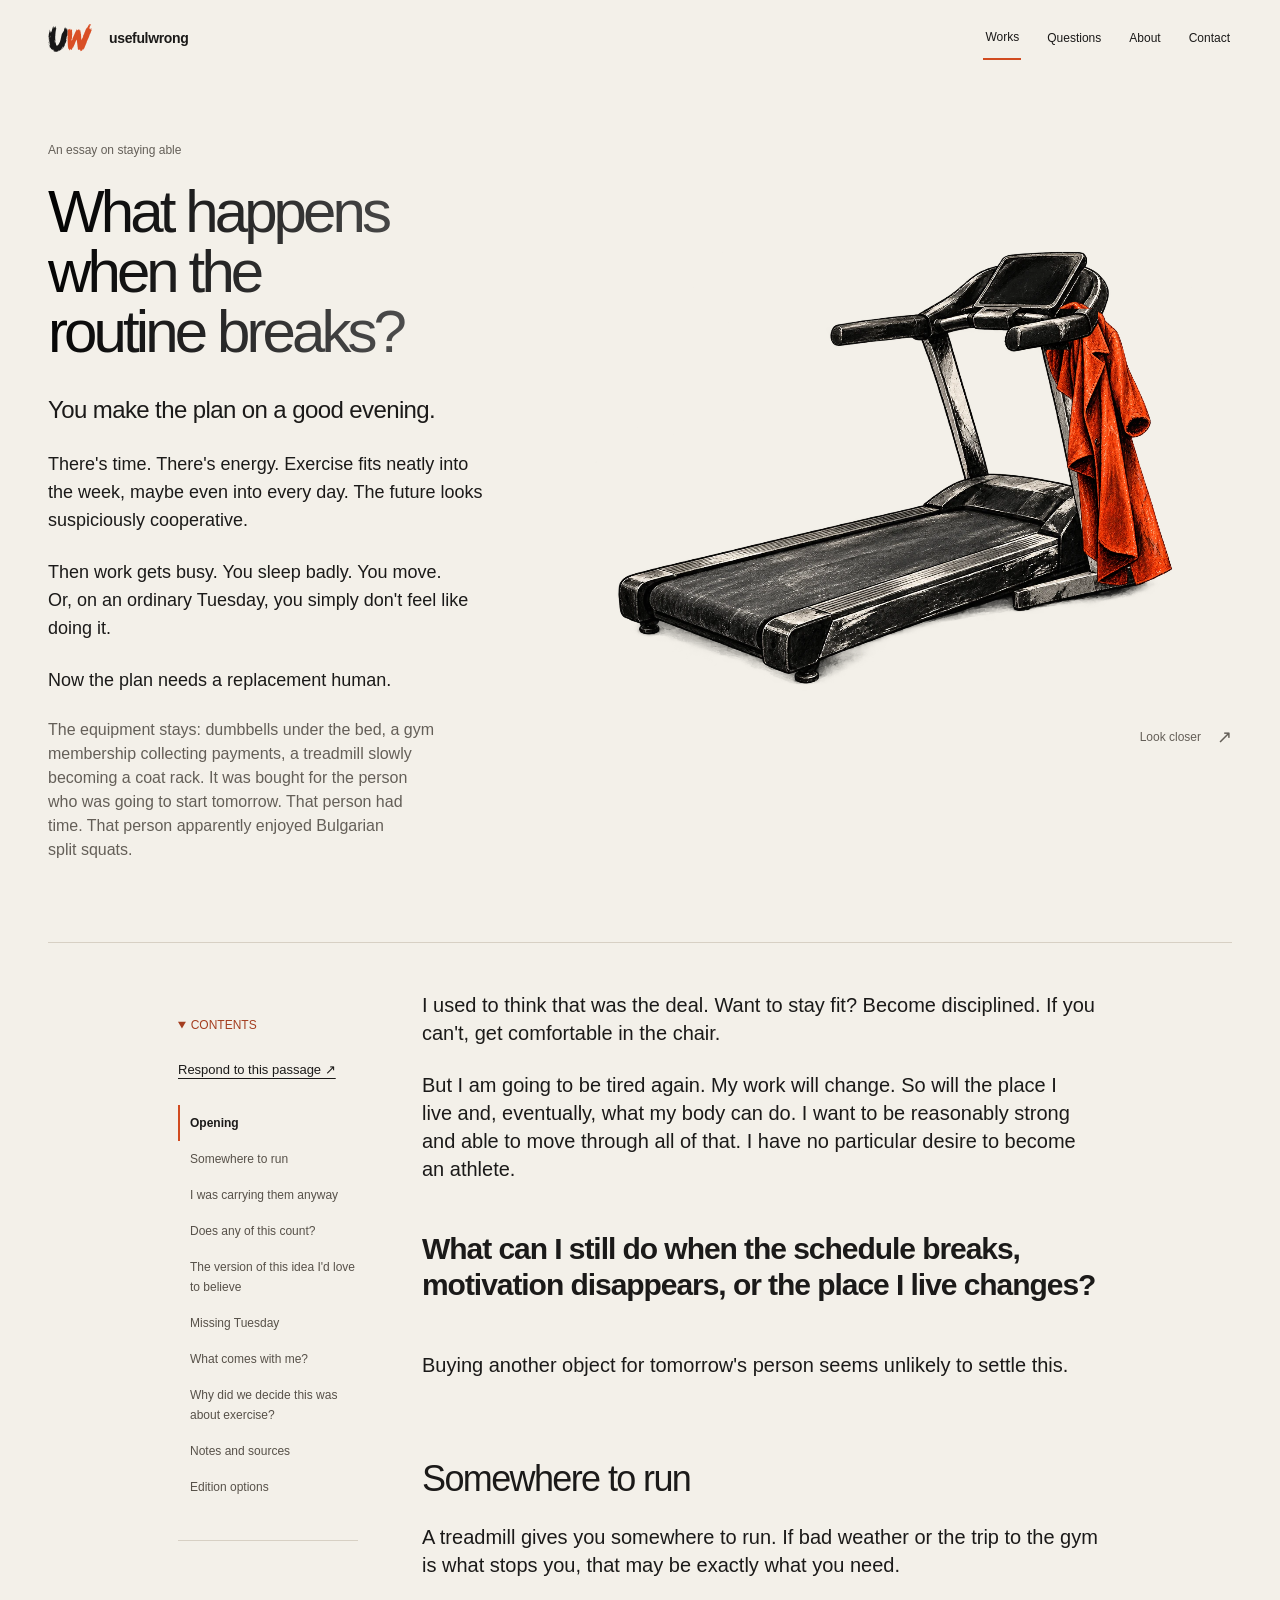
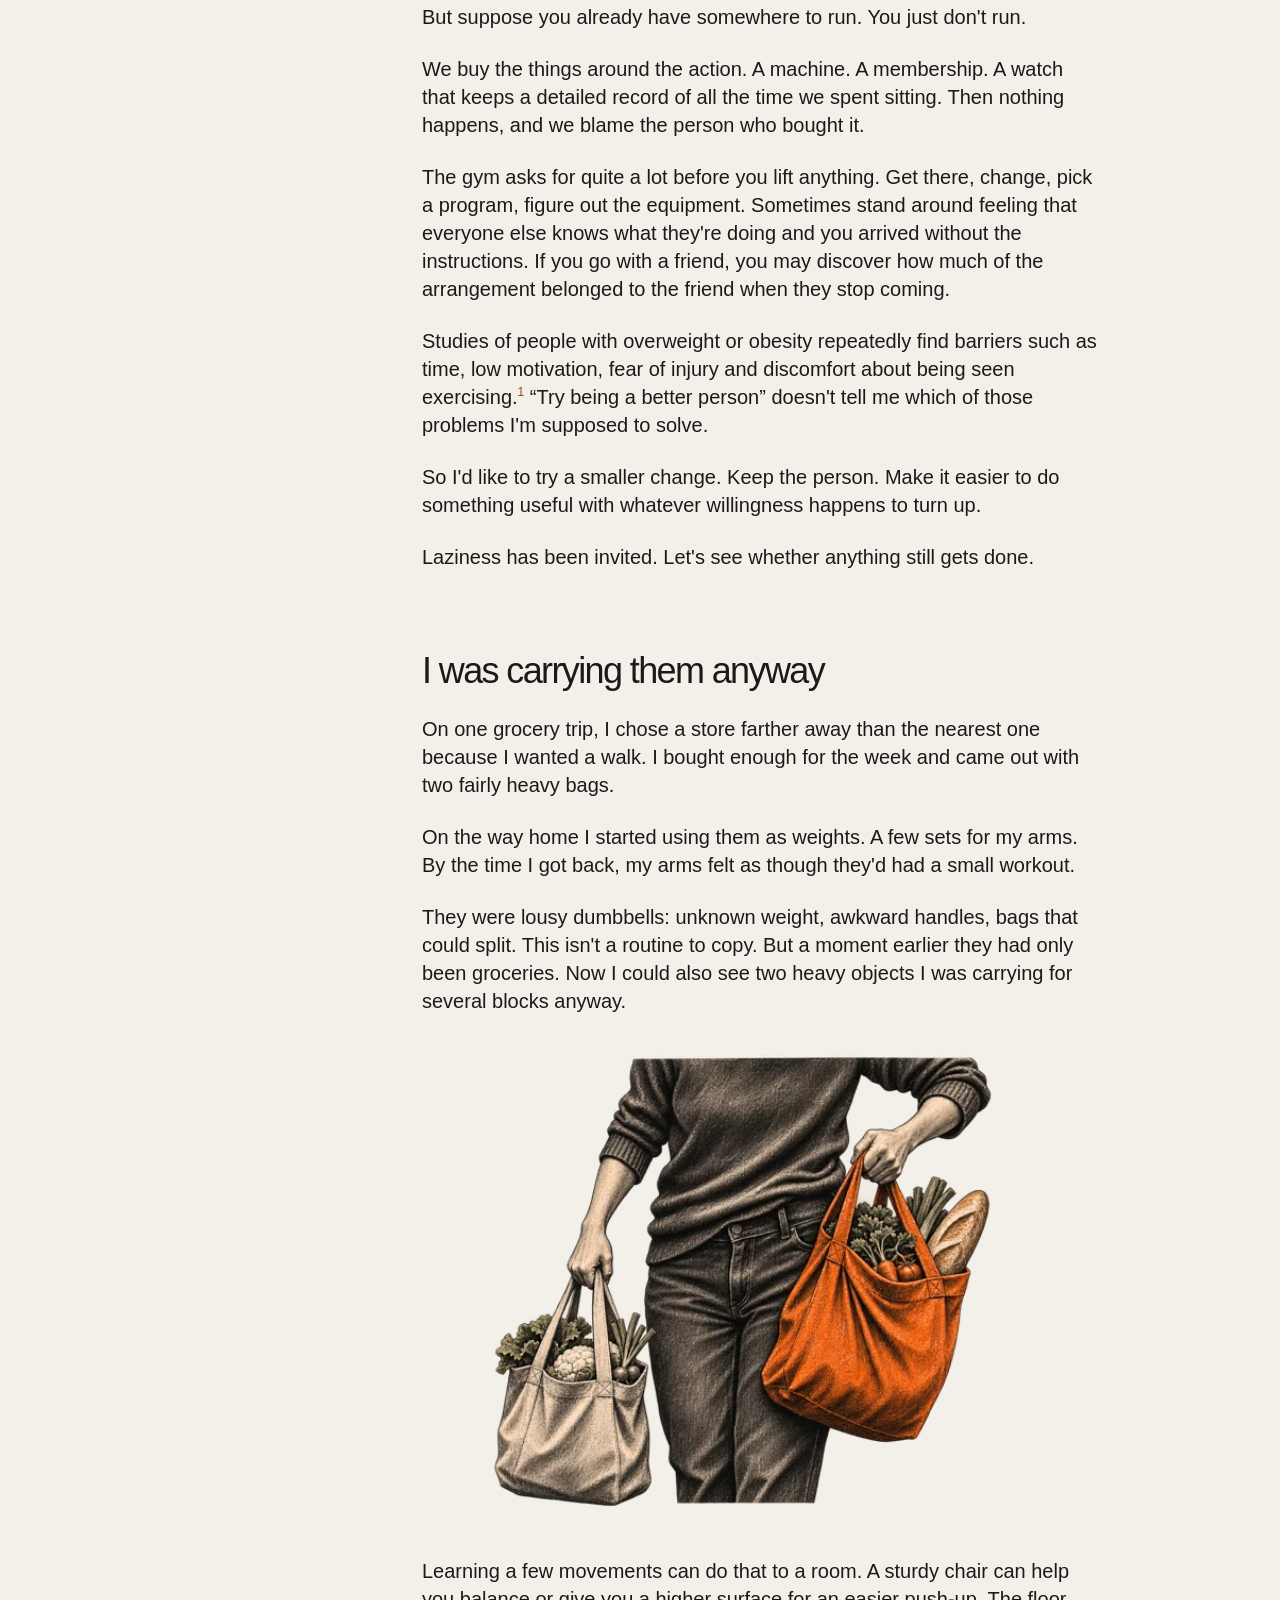
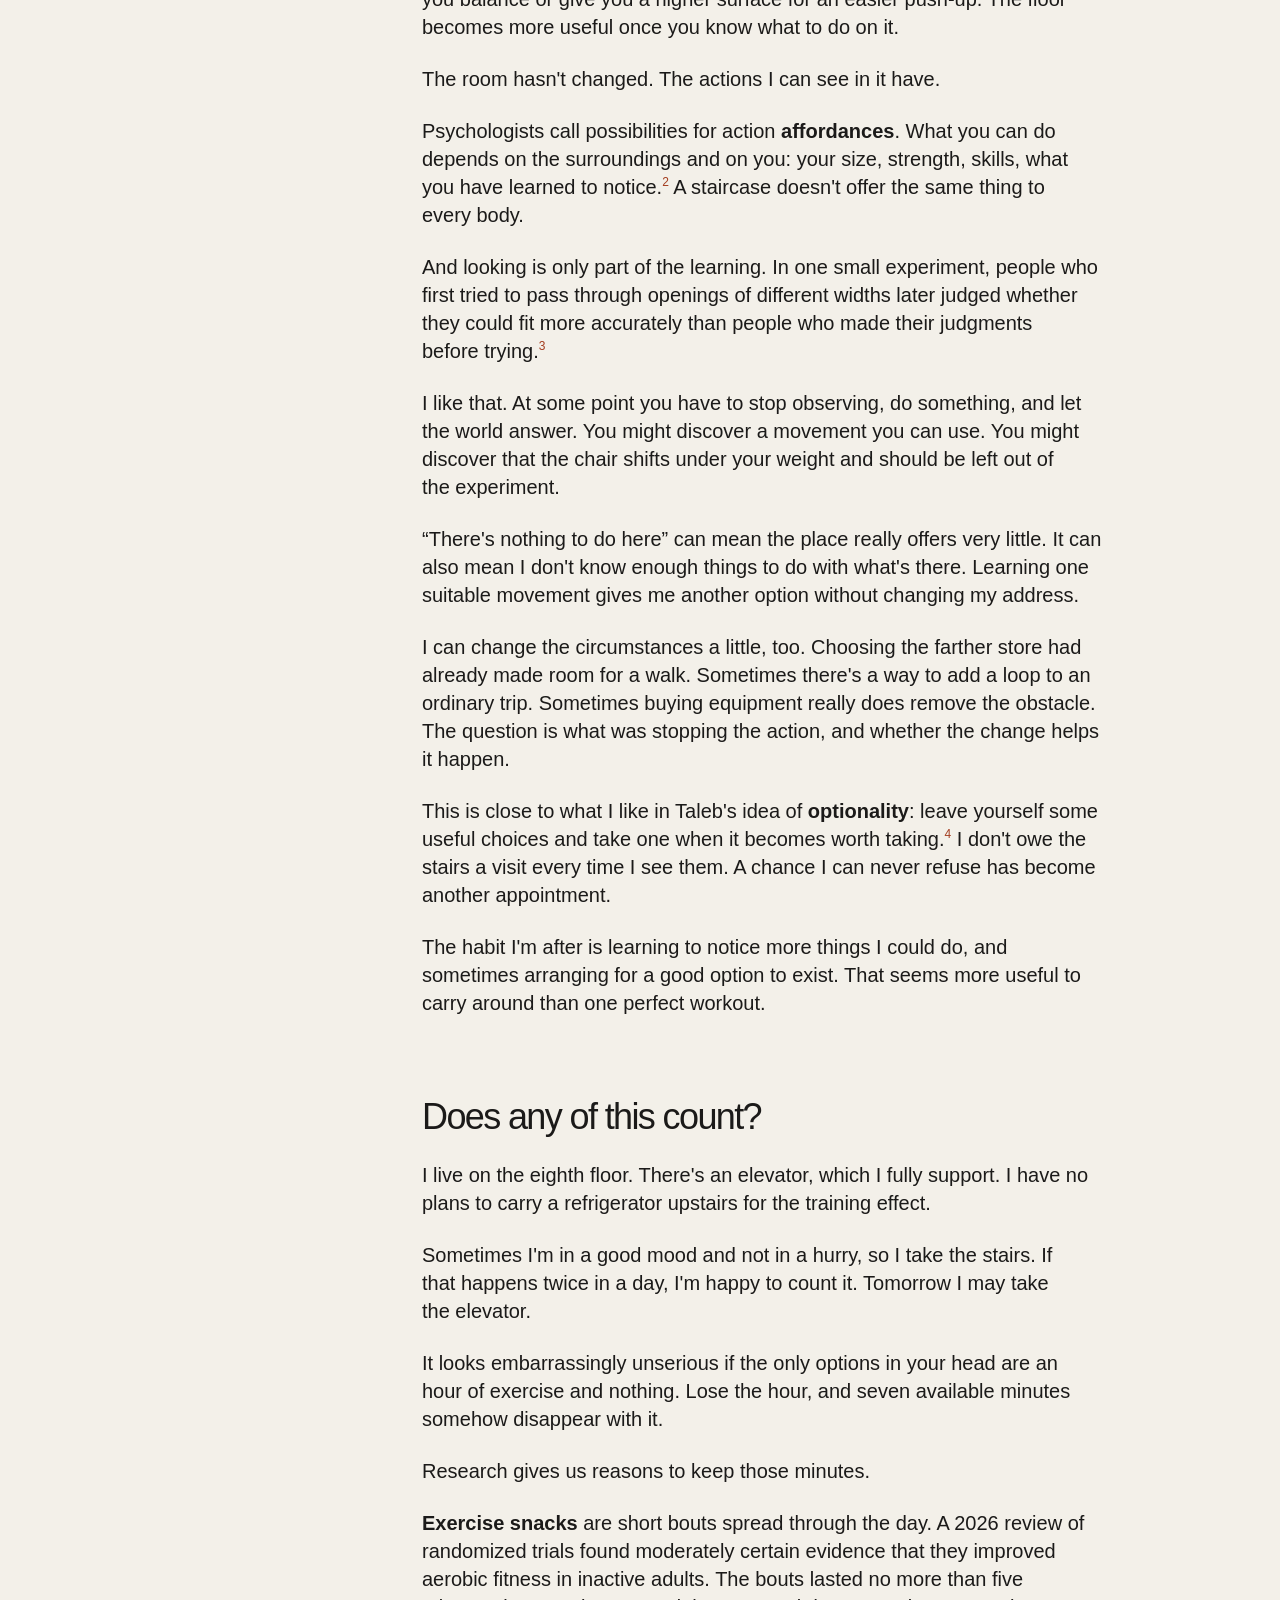
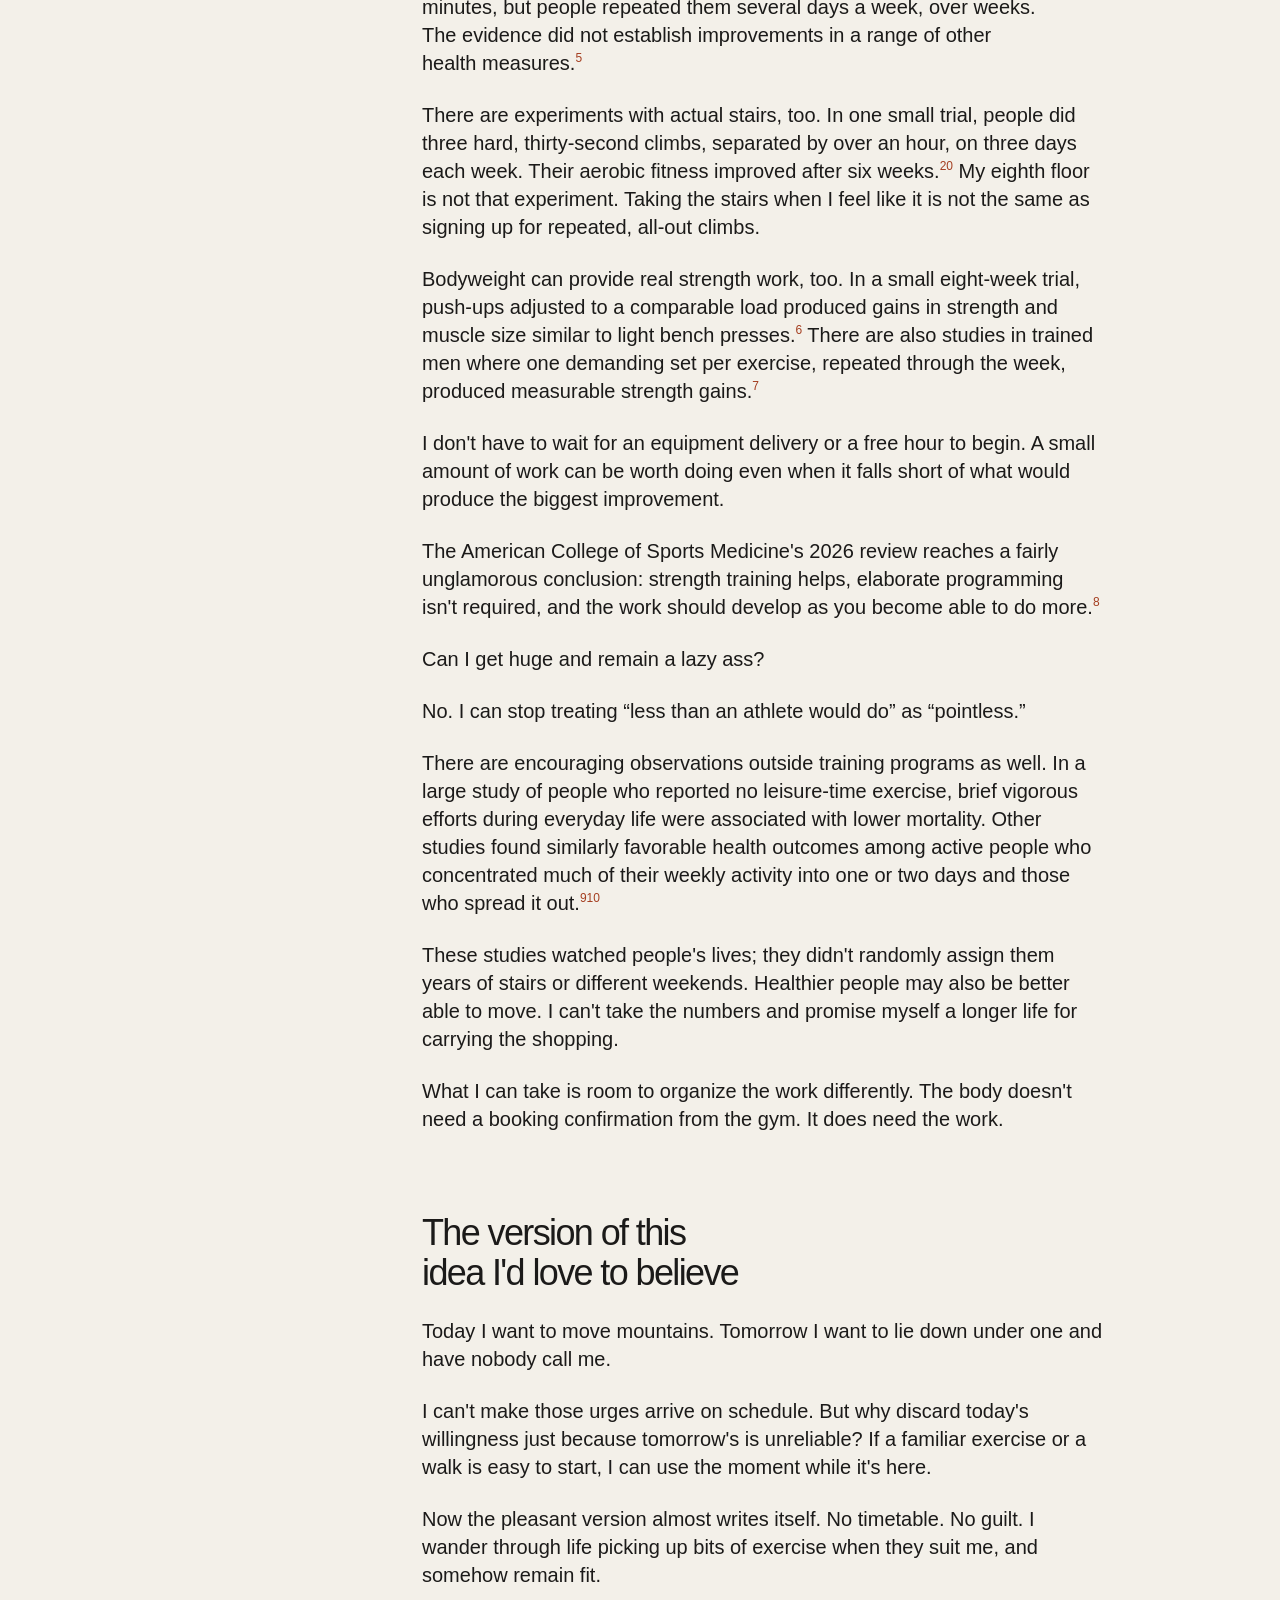
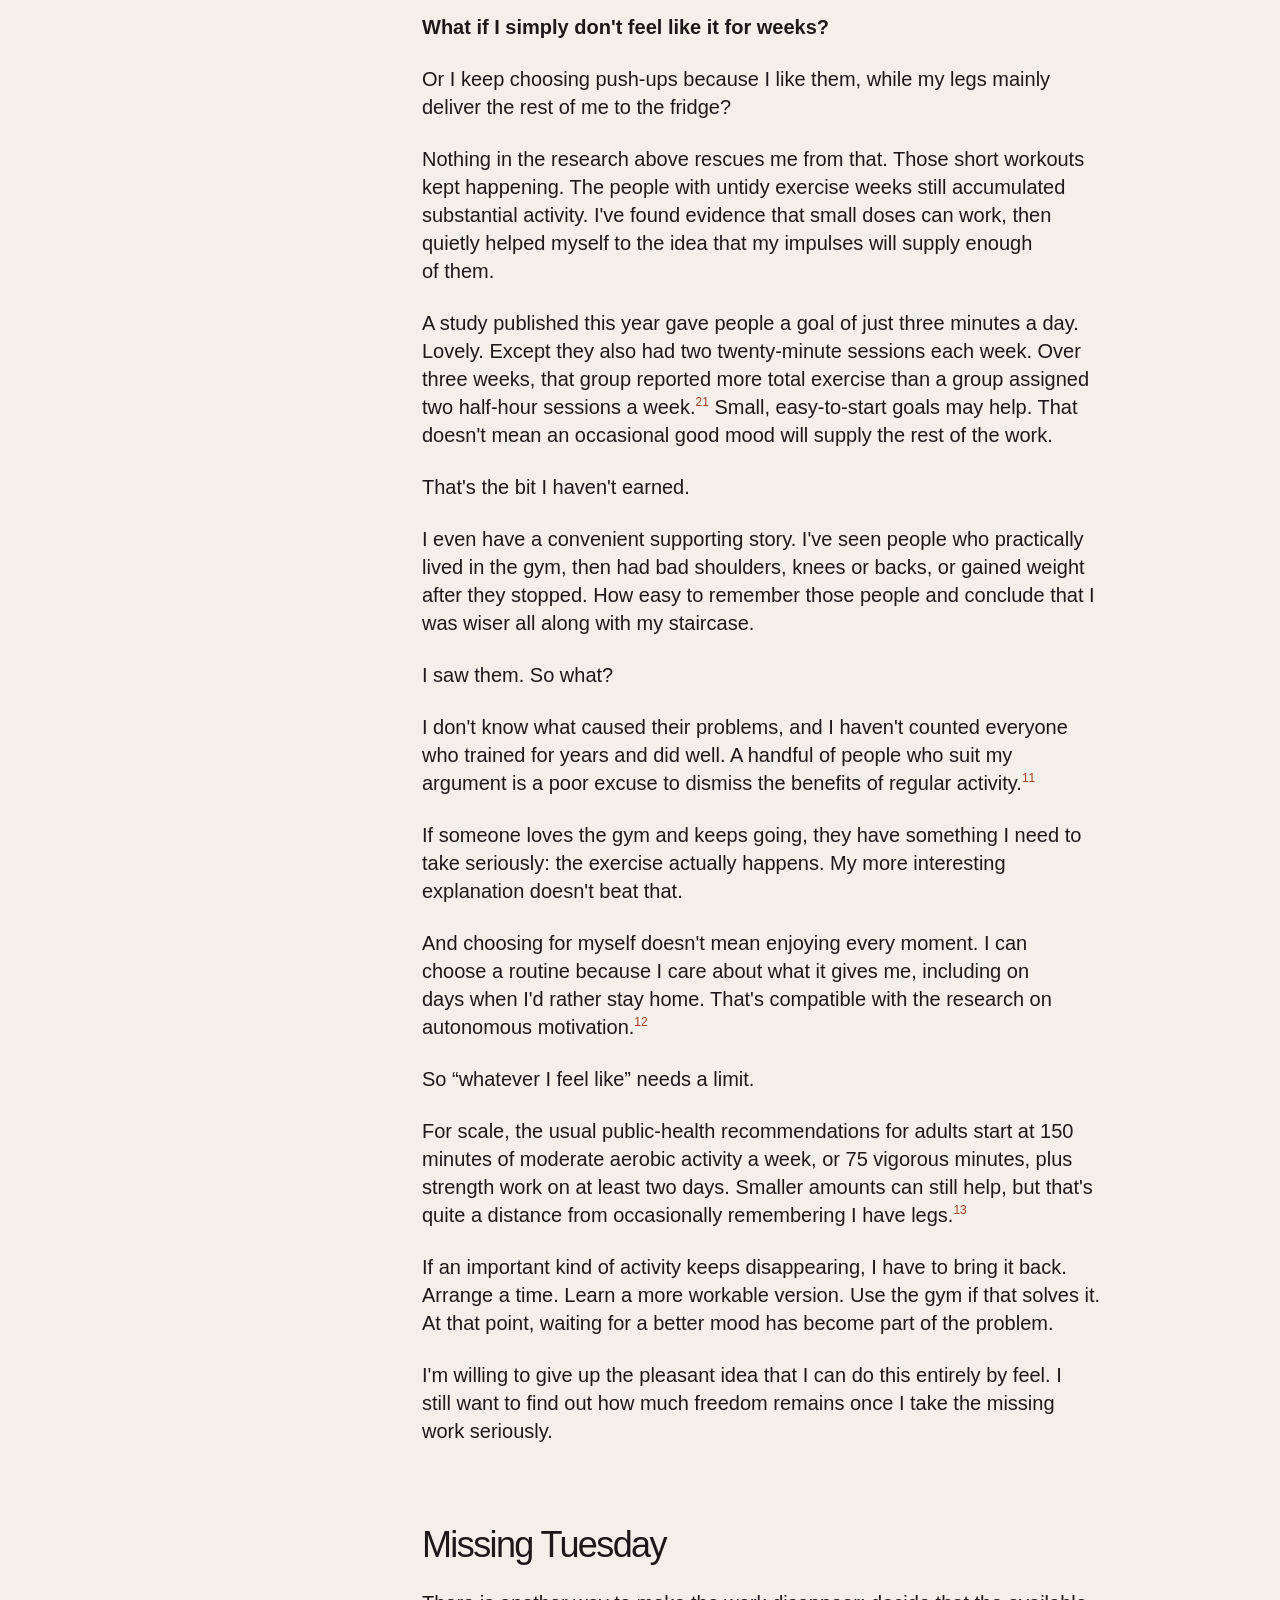
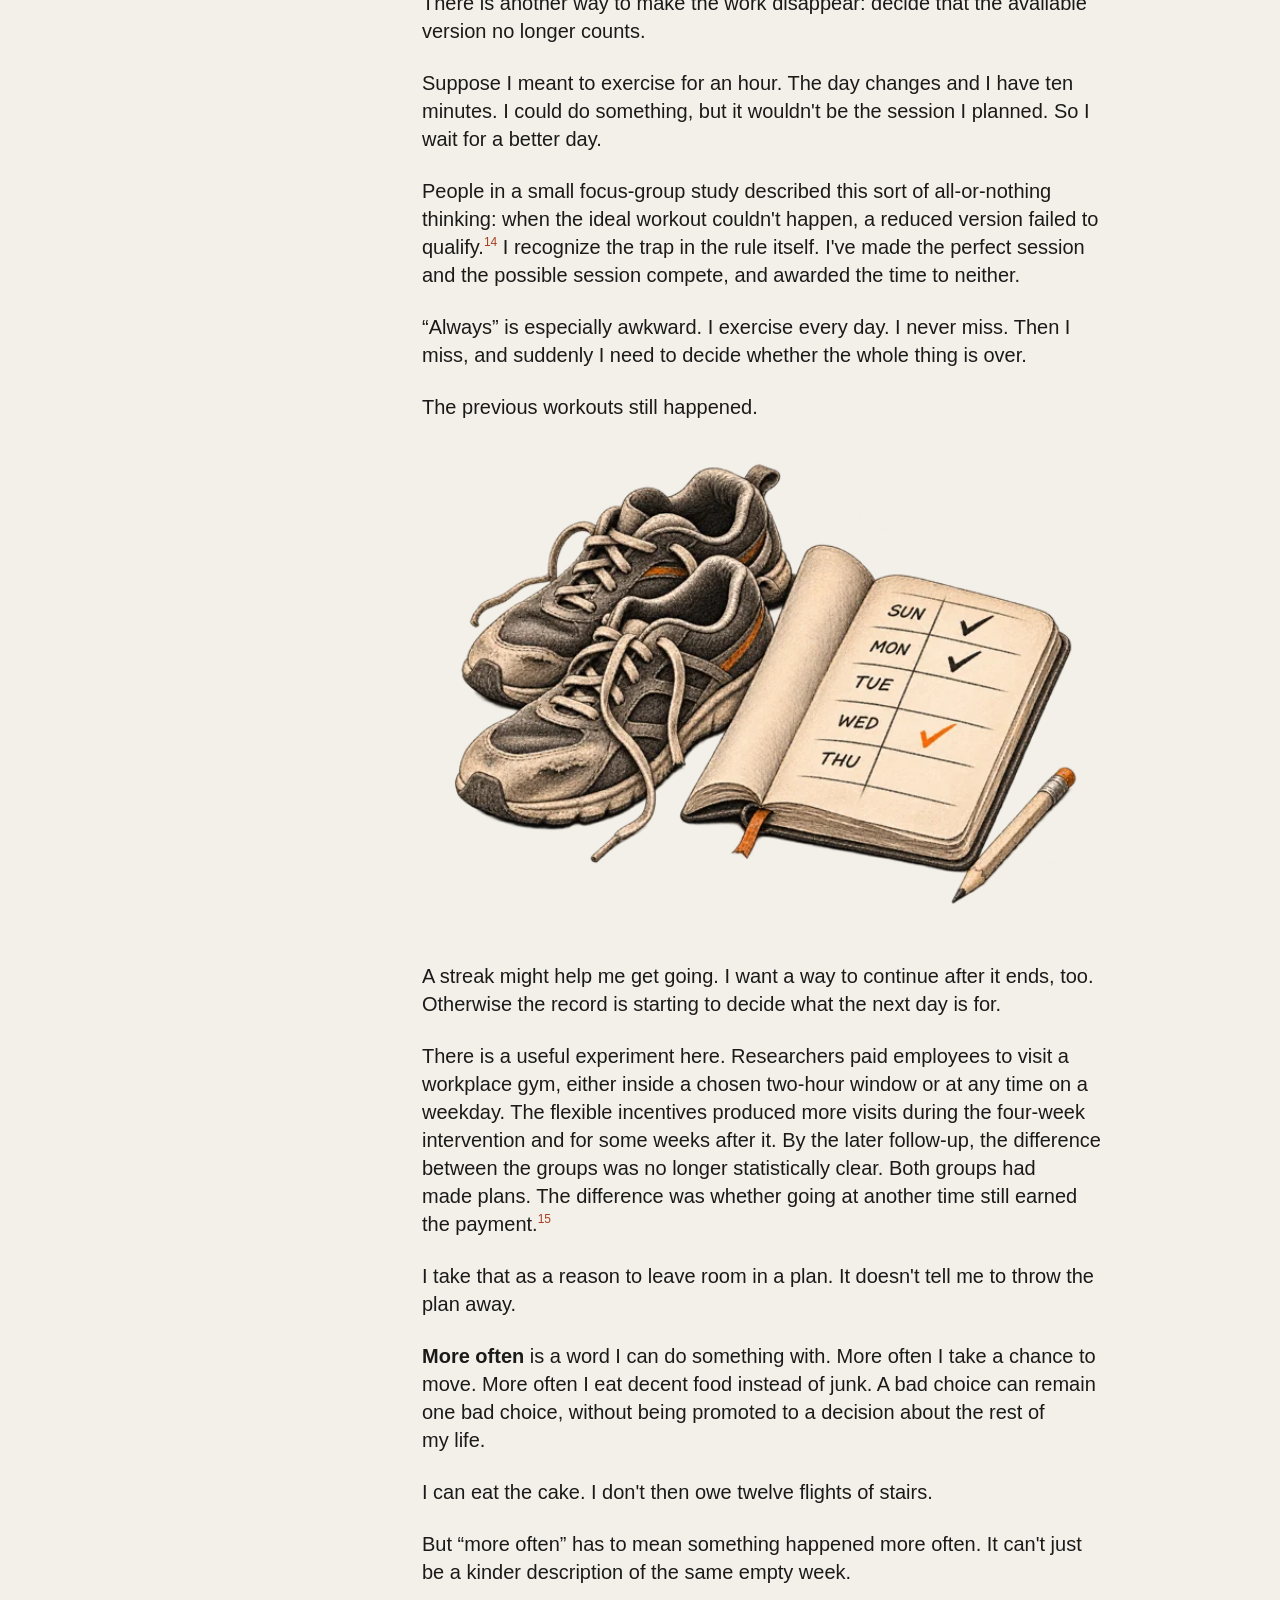
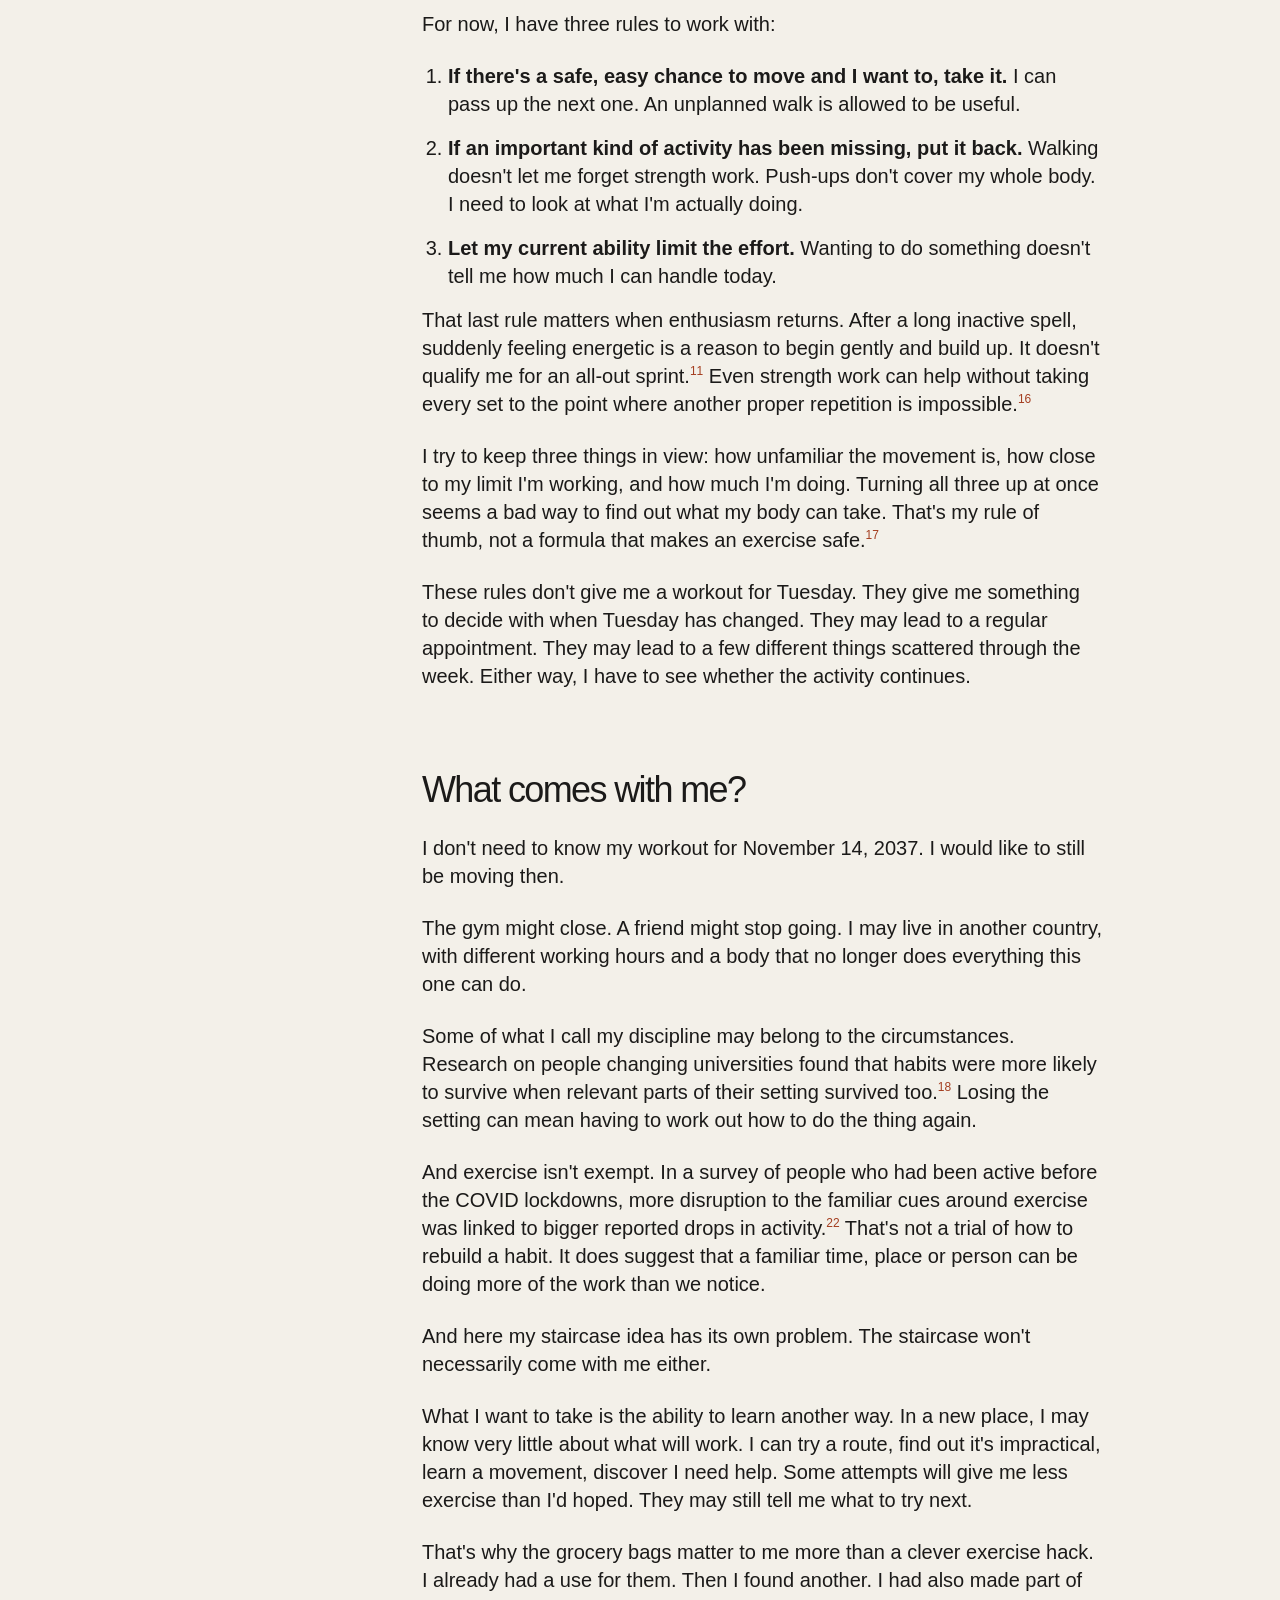
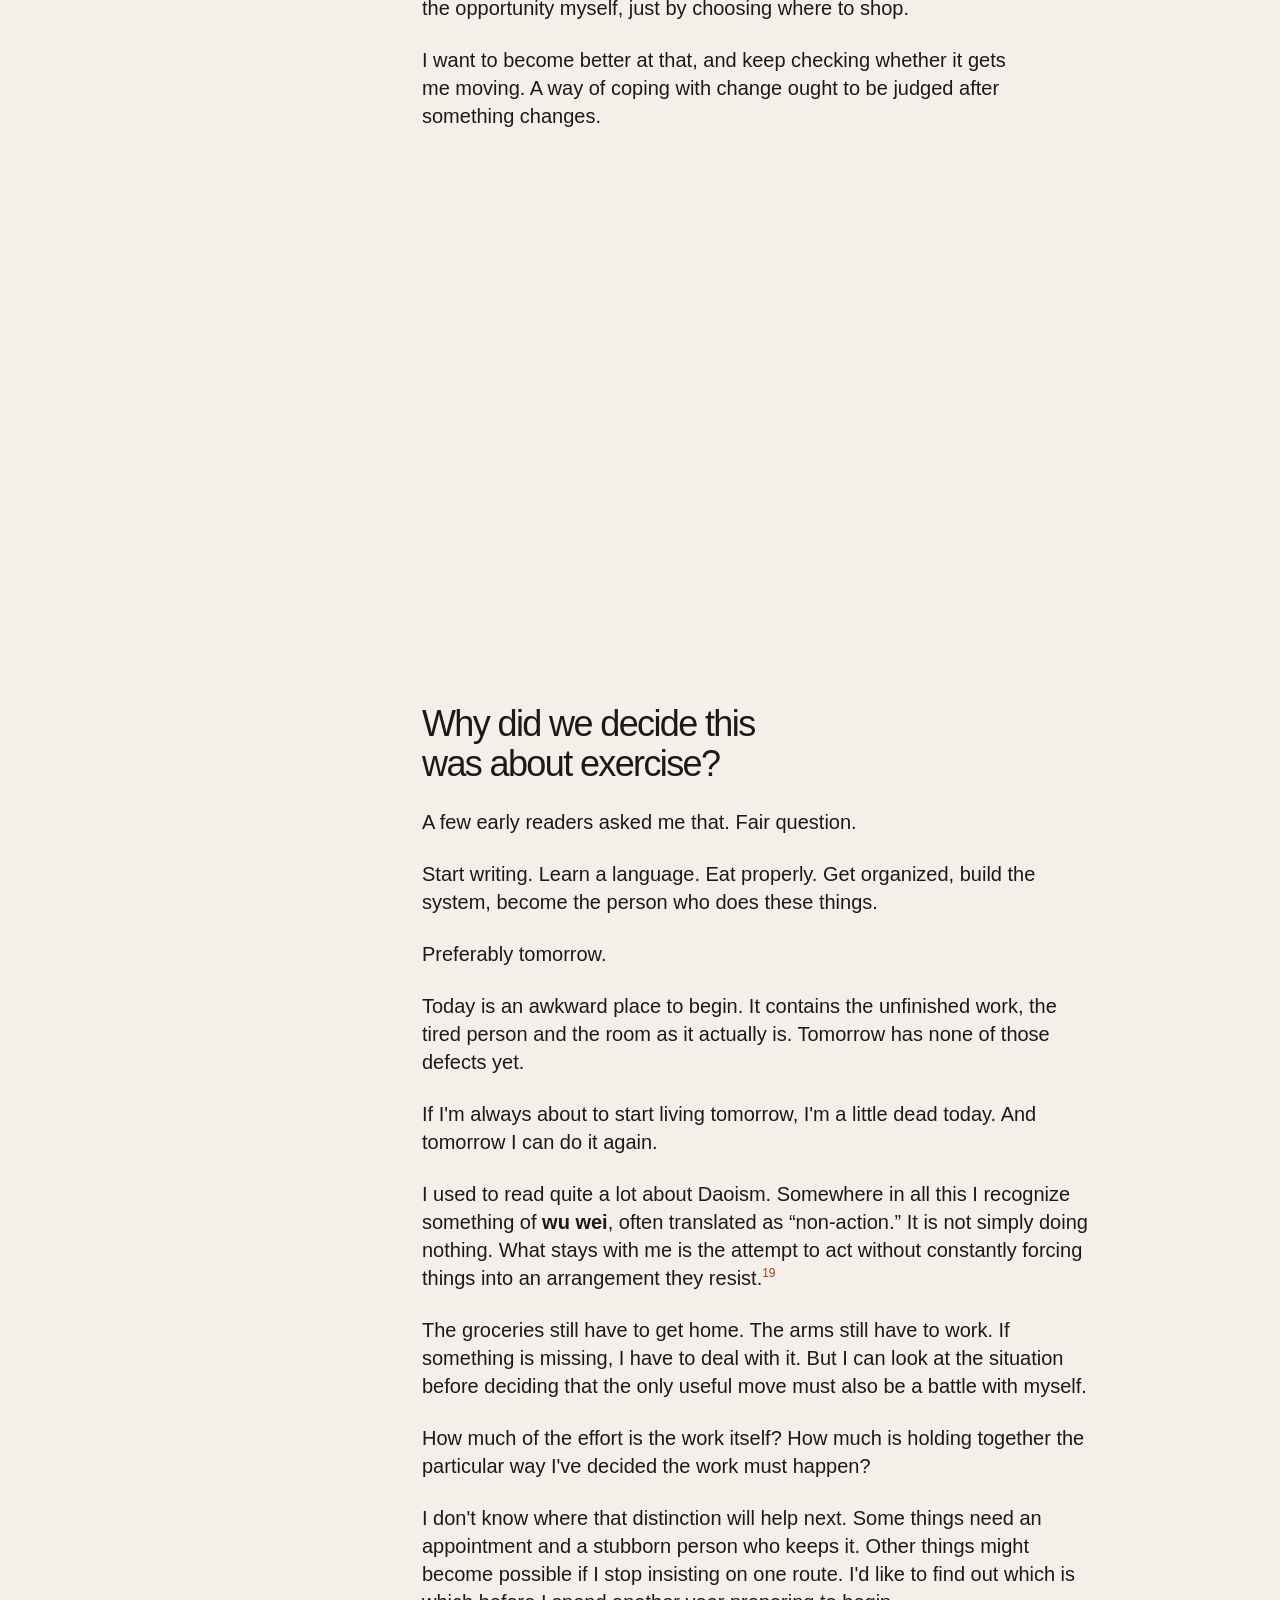
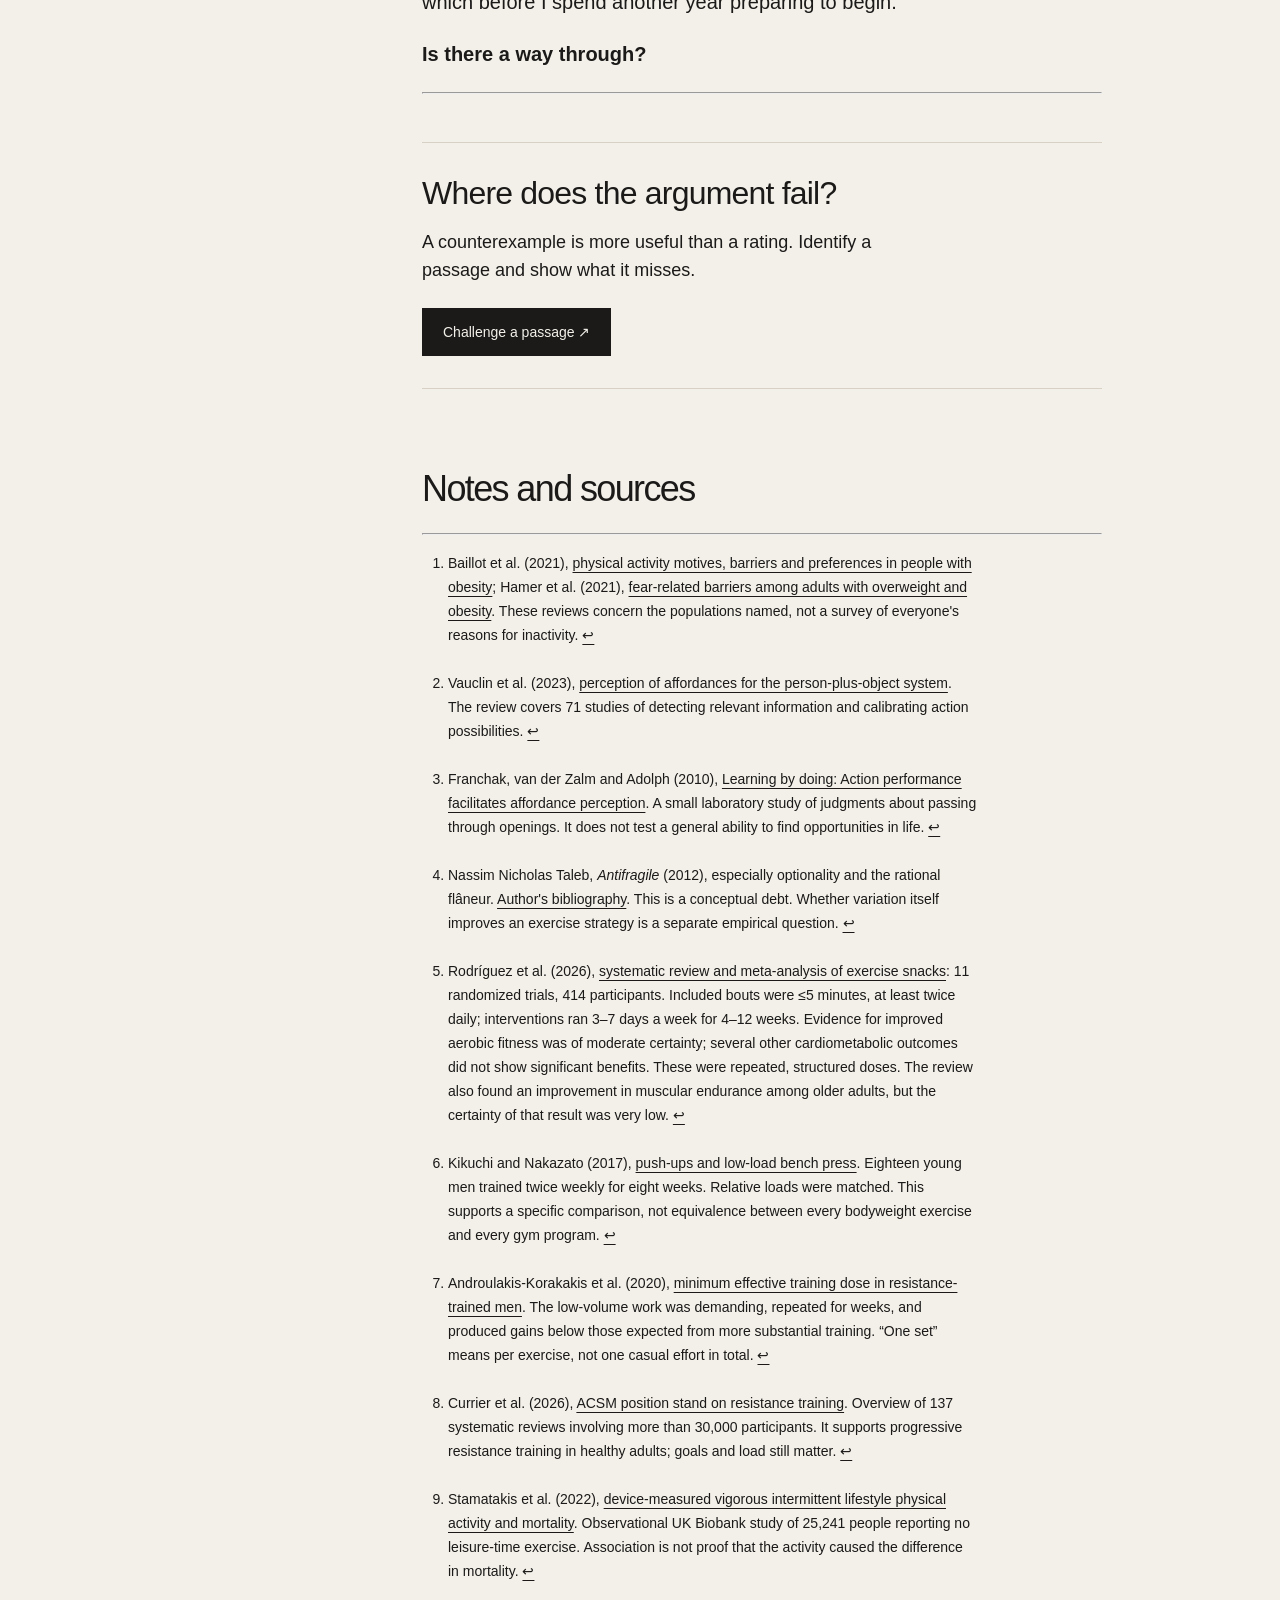
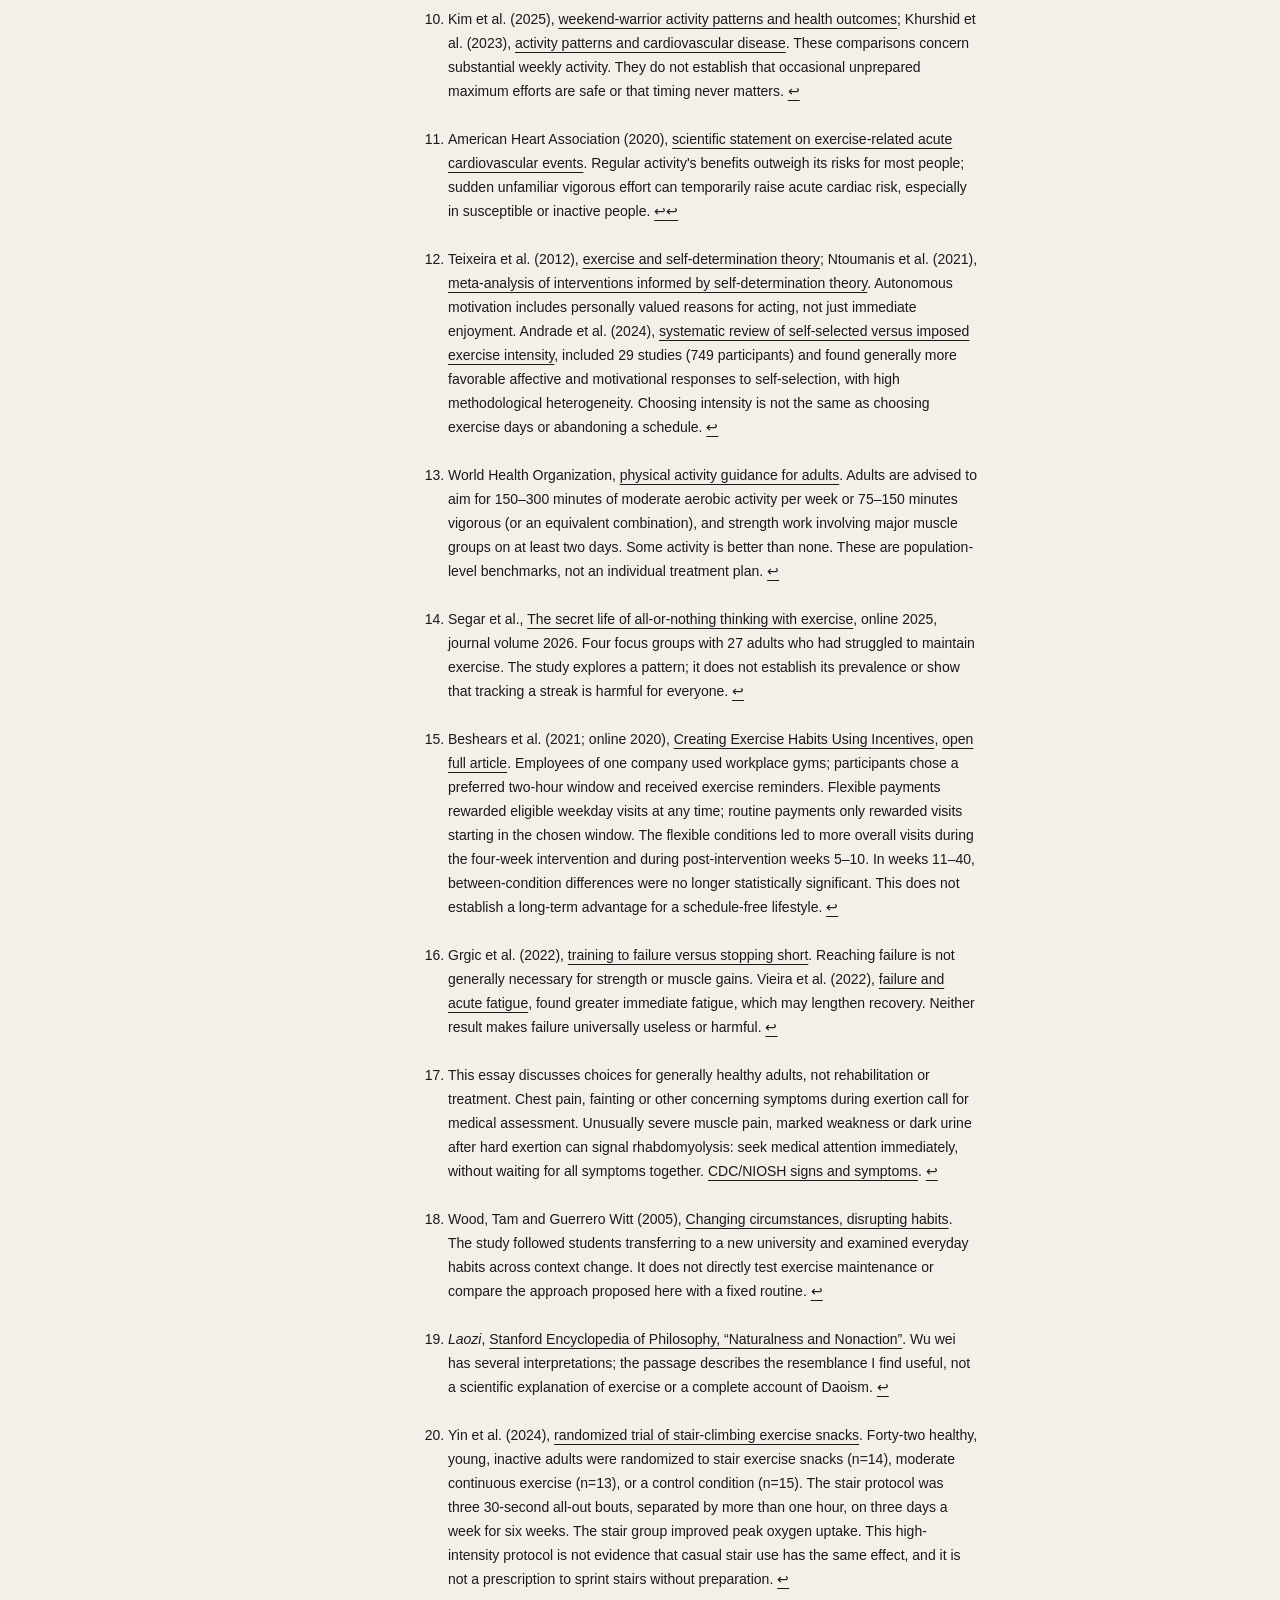
<file: site/works/motion.html>
<!doctype html>
<html lang="en">
<head>
<meta charset="utf-8">
<meta name="viewport" content="width=device-width,initial-scale=1">
<meta name="description" content="What can I still do when the schedule breaks, motivation disappears, or the place I live changes?">
<title>What Happens When the Routine Breaks? — usefulwrong</title>
<link rel="stylesheet" href="../assets/site.css">
<link rel="canonical" href="https://usefulwrong.com/works/motion.html">
<meta property="og:type" content="article">
<meta property="og:site_name" content="usefulwrong">
<meta property="og:title" content="What Happens When the Routine Breaks?">
<meta property="og:description" content="What can I still do when the schedule breaks, motivation disappears, or the place I live changes?">
<meta property="og:url" content="https://usefulwrong.com/works/motion.html">
<meta property="og:image" content="https://usefulwrong.com/assets/motion/groceries-v2.png">
<meta name="twitter:card" content="summary_large_image">
<link rel="stylesheet" href="../assets/reader.css">
<link rel="stylesheet" href="../assets/reader-response.css">
<link rel="stylesheet" href="../assets/ink-coat.css">
<link rel="stylesheet" href="../assets/editorial-reader.css">
<link rel="stylesheet" href="../assets/motion-editorial.css">
<link rel="icon" href="../assets/logo-paper.svg" type="image/svg+xml" media="(prefers-color-scheme: light)">
<link rel="icon" href="../assets/logo-dark.svg" type="image/svg+xml" media="(prefers-color-scheme: dark)">
</head>
<body class="editorial-reader" data-work="motion">
<a class="skip-link" href="#main-content">Skip to content</a>
<header class="header">
<a class="logo" href="../index.html"><img src="../assets/logo-paper.svg" alt="UW / usefulwrong"><span>usefulwrong</span></a>
<nav aria-label="Sections"><a aria-current="page" href="../works/index.html">Works</a><a href="../questions/index.html">Questions</a><a href="../about/index.html">About</a><a href="../contact/index.html">Contact</a></nav>
</header>
<main class="inner" id="main-content" tabindex="-1">

<div class="reader-toolbar" hidden>
<a class="reader-toolbar-title" href="#article-title" title="What Happens When the Routine Breaks?">What Happens When the Routine Breaks?</a>
<button class="reader-menu-trigger" type="button" aria-label="Open reading menu" aria-haspopup="dialog" aria-controls="reader-drawer" aria-expanded="false"><svg aria-hidden="true" width="20" height="20" viewBox="0 0 24 24" fill="none" stroke="currentColor" stroke-width="1.5"><path d="M4 6h16M4 12h16M4 18h16"/></svg><span>Contents</span></button>
</div>
<article class="essay" id="opening" aria-labelledby="article-title">
<div class="motion-opening">
<header class="subhero article-header">
<span class="overline">An essay on staying able</span>
<h1 id="article-title">What happens when the routine breaks?</h1>


</header>
<p>You make the plan on a good evening.</p>
<p>There's time. There's energy. Exercise fits neatly into the week, maybe even into every day. The future looks suspiciously cooperative.</p>
<p>Then work gets busy. You sleep badly. You move. Or, on an ordinary Tuesday, you simply don't feel like doing it.</p>
<p>Now the plan needs a replacement human.</p>
<p id="motion-coat-context">The equipment stays: dumbbells under the bed, a gym membership collecting payments, a treadmill slowly becoming a coat rack. It was bought for the person who was going to start tomorrow. That person had time. That person apparently enjoyed Bulgarian split squats.</p>
<figure class="ink-coat-study motion-coat-inline" id="motion-coat" data-inline-coat data-cloth-cover data-motor="off" data-ready="false">
 <div class="coat-slot"><div class="ink-coat-art">
  <img class="ink-coat-fallback" src="../assets/motion-ink/master-v1.webp" srcset="../assets/motion-ink/master-v1-640.webp 640w, ../assets/motion-ink/master-v1.webp 1536w" sizes="(max-width:750px) calc(100vw - 48px), 900px" width="1536" height="1024" alt="An orange coat hangs from a treadmill that has become a coat rack." fetchpriority="high" decoding="async">
  <canvas class="ink-coat-canvas" width="1536" height="1024" role="img" aria-label="An orange coat hangs from a treadmill that has become a coat rack." aria-hidden="true"></canvas>
  <button class="ink-coat-grab" id="ink-tug" type="button" aria-label="Pull the coat and let it settle" hidden></button>
 </div></div>
 <button class="coat-detail" type="button" aria-haspopup="dialog" aria-controls="coat-detail-dialog" hidden>Look closer <span aria-hidden="true">↗</span></button>
</figure>
</div>
<div class="content-grid article-reading motion-reading">
<details class="reader-contents" id="reader-contents"><summary>CONTENTS</summary><a class="reader-response" href="../feedback/index.html?work=motion" data-respond-link>Respond to this passage ↗</a><nav class="toc" aria-label="Contents"><a href="#opening">Opening</a><a href="#somewhere-to-run">Somewhere to run</a><a href="#i-was-carrying-them-anyway">I was carrying them anyway</a><a href="#does-any-of-this-count">Does any of this count?</a><a href="#the-version-of-this-idea-id-love-to-believe">The version of this idea I&#x27;d love to believe</a><a href="#missing-tuesday">Missing Tuesday</a><a href="#what-comes-with-me">What comes with me?</a><a href="#why-did-we-decide-this-was-about-exercise">Why did we decide this was about exercise?</a><a href="#notes-and-sources">Notes and sources</a><a href="#edition">Edition options</a></nav></details>
<div class="article-prose motion-prose">
<p>I used to think that was the deal. Want to stay fit? Become disciplined. If you can't, get comfortable in the chair.</p>
<p>But I am going to be tired again. My work will change. So will the place I live and, eventually, what my body can do. I want to be reasonably strong and able to move through all of that. I have no particular desire to become an athlete.</p>
<blockquote>
<p><strong>What can I still do when the schedule breaks, motivation disappears, or the place I live changes?</strong></p>
</blockquote>
<p>Buying another object for tomorrow's person seems unlikely to settle this.</p>
<h2 id="somewhere-to-run">Somewhere to run</h2>
<p>A treadmill gives you somewhere to run. If bad weather or the trip to the gym is what stops you, that may be exactly what you need.</p>
<p>But suppose you already have somewhere to run. You just don't run.</p>
<p>We buy the things around the action. A machine. A membership. A watch that keeps a detailed record of all the time we spent sitting. Then nothing happens, and we blame the person who bought it.</p>
<p>The gym asks for quite a lot before you lift anything. Get there, change, pick a program, figure out the equipment. Sometimes stand around feeling that everyone else knows what they're doing and you arrived without the instructions. If you go with a friend, you may discover how much of the arrangement belonged to the friend when they stop coming.</p>
<p>Studies of people with overweight or obesity repeatedly find barriers such as time, low motivation, fear of injury and discomfort about being seen exercising.<sup id="fnref:1"><a class="footnote-ref" href="#fn:1">1</a></sup> “Try being a better person” doesn't tell me which of those problems I'm supposed to solve.</p>
<p>So I'd like to try a smaller change. Keep the person. Make it easier to do something useful with whatever willingness happens to turn up.</p>
<p>Laziness has been invited. Let's see whether anything still gets done.</p>
<h2 id="i-was-carrying-them-anyway">I was carrying them anyway</h2>
<p>On one grocery trip, I chose a store farther away than the nearest one because I wanted a walk. I bought enough for the week and came out with two fairly heavy bags.</p>
<p>On the way home I started using them as weights. A few sets for my arms. By the time I got back, my arms felt as though they'd had a small workout.</p>
<p>They were lousy dumbbells: unknown weight, awkward handles, bags that could split. This isn't a routine to copy. But a moment earlier they had only been groceries. Now I could also see two heavy objects I was carrying for several blocks anyway.</p><figure class="editorial-art" id="art-possibilities" data-art-study><a href="../assets/motion/groceries-v2.png" aria-label="Open the illustration at full size" data-enlarge><picture><source type="image/webp" srcset="../assets/motion/groceries-v2-640.webp 640w, ../assets/motion/groceries-v2-960.webp 960w, ../assets/motion/groceries-v2-1536.webp 1536w" sizes="(max-width: 750px) calc(100vw - 38px), (max-width: 1180px) 70vw, 760px"><img src="../assets/motion/groceries-v2-960.webp" alt="A person lifts one of two full grocery bags, noticing the weight they were already carrying." width="1536" height="1024" loading="lazy" decoding="async"></picture></a></figure>
<p>Learning a few movements can do that to a room. A sturdy chair can help you balance or give you a higher surface for an easier push-up. The floor becomes more useful once you know what to do on it.</p>
<p>The room hasn't changed. The actions I can see in it have.</p>
<p>Psychologists call possibilities for action <strong>affordances</strong>. What you can do depends on the surroundings and on you: your size, strength, skills, what you have learned to notice.<sup id="fnref:2"><a class="footnote-ref" href="#fn:2">2</a></sup> A staircase doesn't offer the same thing to every body.</p>
<p>And looking is only part of the learning. In one small experiment, people who first tried to pass through openings of different widths later judged whether they could fit more accurately than people who made their judgments before trying.<sup id="fnref:3"><a class="footnote-ref" href="#fn:3">3</a></sup></p>
<p>I like that. At some point you have to stop observing, do something, and let the world answer. You might discover a movement you can use. You might discover that the chair shifts under your weight and should be left out of the experiment.</p>
<p>“There's nothing to do here” can mean the place really offers very little. It can also mean I don't know enough things to do with what's there. Learning one suitable movement gives me another option without changing my address.</p>
<p>I can change the circumstances a little, too. Choosing the farther store had already made room for a walk. Sometimes there's a way to add a loop to an ordinary trip. Sometimes buying equipment really does remove the obstacle. The question is what was stopping the action, and whether the change helps it happen.</p>
<p>This is close to what I like in Taleb's idea of <strong>optionality</strong>: leave yourself some useful choices and take one when it becomes worth taking.<sup id="fnref:4"><a class="footnote-ref" href="#fn:4">4</a></sup> I don't owe the stairs a visit every time I see them. A chance I can never refuse has become another appointment.</p>
<p>The habit I'm after is learning to notice more things I could do, and sometimes arranging for a good option to exist. That seems more useful to carry around than one perfect workout.</p>
<h2 id="does-any-of-this-count">Does any of this count?</h2>
<p>I live on the eighth floor. There's an elevator, which I fully support. I have no plans to carry a refrigerator upstairs for the training effect.</p>
<p>Sometimes I'm in a good mood and not in a hurry, so I take the stairs. If that happens twice in a day, I'm happy to count it. Tomorrow I may take the elevator.</p>
<p>It looks embarrassingly unserious if the only options in your head are an hour of exercise and nothing. Lose the hour, and seven available minutes somehow disappear with it.</p>
<p>Research gives us reasons to keep those minutes.</p>
<p><strong>Exercise snacks</strong> are short bouts spread through the day. A 2026 review of randomized trials found moderately certain evidence that they improved aerobic fitness in inactive adults. The bouts lasted no more than five minutes, but people repeated them several days a week, over weeks. The evidence did not establish improvements in a range of other health measures.<sup id="fnref:5"><a class="footnote-ref" href="#fn:5">5</a></sup></p>
<p>There are experiments with actual stairs, too. In one small trial, people did three hard, thirty-second climbs, separated by over an hour, on three days each week. Their aerobic fitness improved after six weeks.<sup id="fnref:20"><a class="footnote-ref" href="#fn:20">20</a></sup> My eighth floor is not that experiment. Taking the stairs when I feel like it is not the same as signing up for repeated, all-out climbs.</p>
<p>Bodyweight can provide real strength work, too. In a small eight-week trial, push-ups adjusted to a comparable load produced gains in strength and muscle size similar to light bench presses.<sup id="fnref:6"><a class="footnote-ref" href="#fn:6">6</a></sup> There are also studies in trained men where one demanding set per exercise, repeated through the week, produced measurable strength gains.<sup id="fnref:7"><a class="footnote-ref" href="#fn:7">7</a></sup></p>
<p>I don't have to wait for an equipment delivery or a free hour to begin. A small amount of work can be worth doing even when it falls short of what would produce the biggest improvement.</p>
<p>The American College of Sports Medicine's 2026 review reaches a fairly unglamorous conclusion: strength training helps, elaborate programming isn't required, and the work should develop as you become able to do more.<sup id="fnref:8"><a class="footnote-ref" href="#fn:8">8</a></sup></p>
<p>Can I get huge and remain a lazy ass?</p>
<p>No. I can stop treating “less than an athlete would do” as “pointless.”</p>
<p>There are encouraging observations outside training programs as well. In a large study of people who reported no leisure-time exercise, brief vigorous efforts during everyday life were associated with lower mortality. Other studies found similarly favorable health outcomes among active people who concentrated much of their weekly activity into one or two days and those who spread it out.<sup id="fnref:9"><a class="footnote-ref" href="#fn:9">9</a></sup><sup id="fnref:10"><a class="footnote-ref" href="#fn:10">10</a></sup></p>
<p>These studies watched people's lives; they didn't randomly assign them years of stairs or different weekends. Healthier people may also be better able to move. I can't take the numbers and promise myself a longer life for carrying the shopping.</p>
<p>What I can take is room to organize the work differently. The body doesn't need a booking confirmation from the gym. It does need the work.</p>
<h2 id="the-version-of-this-idea-id-love-to-believe">The version of this idea I'd love to believe</h2>
<p>Today I want to move mountains. Tomorrow I want to lie down under one and have nobody call me.</p>
<p>I can't make those urges arrive on schedule. But why discard today's willingness just because tomorrow's is unreliable? If a familiar exercise or a walk is easy to start, I can use the moment while it's here.</p>
<p>Now the pleasant version almost writes itself. No timetable. No guilt. I wander through life picking up bits of exercise when they suit me, and somehow remain fit.</p>
<p><strong>What if I simply don't feel like it for weeks?</strong></p>
<p>Or I keep choosing push-ups because I like them, while my legs mainly deliver the rest of me to the fridge?</p>
<p>Nothing in the research above rescues me from that. Those short workouts kept happening. The people with untidy exercise weeks still accumulated substantial activity. I've found evidence that small doses can work, then quietly helped myself to the idea that my impulses will supply enough of them.</p>
<p>A study published this year gave people a goal of just three minutes a day. Lovely. Except they also had two twenty-minute sessions each week. Over three weeks, that group reported more total exercise than a group assigned two half-hour sessions a week.<sup id="fnref:21"><a class="footnote-ref" href="#fn:21">21</a></sup> Small, easy-to-start goals may help. That doesn't mean an occasional good mood will supply the rest of the work.</p>
<p>That's the bit I haven't earned.</p>
<p>I even have a convenient supporting story. I've seen people who practically lived in the gym, then had bad shoulders, knees or backs, or gained weight after they stopped. How easy to remember those people and conclude that I was wiser all along with my staircase.</p>
<p>I saw them. So what?</p>
<p>I don't know what caused their problems, and I haven't counted everyone who trained for years and did well. A handful of people who suit my argument is a poor excuse to dismiss the benefits of regular activity.<sup id="fnref:11"><a class="footnote-ref" href="#fn:11">11</a></sup></p>
<p>If someone loves the gym and keeps going, they have something I need to take seriously: the exercise actually happens. My more interesting explanation doesn't beat that.</p>
<p>And choosing for myself doesn't mean enjoying every moment. I can choose a routine because I care about what it gives me, including on days when I'd rather stay home. That's compatible with the research on autonomous motivation.<sup id="fnref:12"><a class="footnote-ref" href="#fn:12">12</a></sup></p>
<p>So “whatever I feel like” needs a limit.</p>
<p>For scale, the usual public-health recommendations for adults start at 150 minutes of moderate aerobic activity a week, or 75 vigorous minutes, plus strength work on at least two days. Smaller amounts can still help, but that's quite a distance from occasionally remembering I have legs.<sup id="fnref:13"><a class="footnote-ref" href="#fn:13">13</a></sup></p>
<p>If an important kind of activity keeps disappearing, I have to bring it back. Arrange a time. Learn a more workable version. Use the gym if that solves it. At that point, waiting for a better mood has become part of the problem.</p>
<p>I'm willing to give up the pleasant idea that I can do this entirely by feel. I still want to find out how much freedom remains once I take the missing work seriously.</p>
<h2 id="missing-tuesday">Missing Tuesday</h2>
<p>There is another way to make the work disappear: decide that the available version no longer counts.</p>
<p>Suppose I meant to exercise for an hour. The day changes and I have ten minutes. I could do something, but it wouldn't be the session I planned. So I wait for a better day.</p>
<p>People in a small focus-group study described this sort of all-or-nothing thinking: when the ideal workout couldn't happen, a reduced version failed to qualify.<sup id="fnref:14"><a class="footnote-ref" href="#fn:14">14</a></sup> I recognize the trap in the rule itself. I've made the perfect session and the possible session compete, and awarded the time to neither.</p>
<p>“Always” is especially awkward. I exercise every day. I never miss. Then I miss, and suddenly I need to decide whether the whole thing is over.</p>
<p>The previous workouts still happened.</p><figure class="editorial-art" id="art-available-version" data-art-study><a href="../assets/motion/missing-tuesday-v2.png" aria-label="Open the illustration at full size" data-enlarge><picture><source type="image/webp" srcset="../assets/motion/missing-tuesday-v2-640.webp 640w, ../assets/motion/missing-tuesday-v2-960.webp 960w, ../assets/motion/missing-tuesday-v2-1536.webp 1536w" sizes="(max-width: 750px) calc(100vw - 38px), (max-width: 1180px) 70vw, 760px"><img src="../assets/motion/missing-tuesday-v2-960.webp" alt="A training notebook keeps its earlier check marks, leaves Tuesday blank, and records a new workout on Wednesday beside worn trainers." width="1536" height="1024" loading="lazy" decoding="async"></picture></a></figure>
<p>A streak might help me get going. I want a way to continue after it ends, too. Otherwise the record is starting to decide what the next day is for.</p>
<p>There is a useful experiment here. Researchers paid employees to visit a workplace gym, either inside a chosen two-hour window or at any time on a weekday. The flexible incentives produced more visits during the four-week intervention and for some weeks after it. By the later follow-up, the difference between the groups was no longer statistically clear. Both groups had made plans. The difference was whether going at another time still earned the payment.<sup id="fnref:15"><a class="footnote-ref" href="#fn:15">15</a></sup></p>
<p>I take that as a reason to leave room in a plan. It doesn't tell me to throw the plan away.</p>
<p><strong>More often</strong> is a word I can do something with. More often I take a chance to move. More often I eat decent food instead of junk. A bad choice can remain one bad choice, without being promoted to a decision about the rest of my life.</p>
<p>I can eat the cake. I don't then owe twelve flights of stairs.</p>
<p>But “more often” has to mean something happened more often. It can't just be a kinder description of the same empty week.</p>
<p>For now, I have three rules to work with:</p>
<ol>
<li><strong>If there's a safe, easy chance to move and I want to, take it.</strong> I can pass up the next one. An unplanned walk is allowed to be useful.</li>
<li><strong>If an important kind of activity has been missing, put it back.</strong> Walking doesn't let me forget strength work. Push-ups don't cover my whole body. I need to look at what I'm actually doing.</li>
<li><strong>Let my current ability limit the effort.</strong> Wanting to do something doesn't tell me how much I can handle today.</li>
</ol>
<p>That last rule matters when enthusiasm returns. After a long inactive spell, suddenly feeling energetic is a reason to begin gently and build up. It doesn't qualify me for an all-out sprint.<sup id="fnref2:11"><a class="footnote-ref" href="#fn:11">11</a></sup> Even strength work can help without taking every set to the point where another proper repetition is impossible.<sup id="fnref:16"><a class="footnote-ref" href="#fn:16">16</a></sup></p>
<p>I try to keep three things in view: how unfamiliar the movement is, how close to my limit I'm working, and how much I'm doing. Turning all three up at once seems a bad way to find out what my body can take. That's my rule of thumb, not a formula that makes an exercise safe.<sup id="fnref:17"><a class="footnote-ref" href="#fn:17">17</a></sup></p>
<p>These rules don't give me a workout for Tuesday. They give me something to decide with when Tuesday has changed. They may lead to a regular appointment. They may lead to a few different things scattered through the week. Either way, I have to see whether the activity continues.</p>
<h2 id="what-comes-with-me">What comes with me?</h2>
<p>I don't need to know my workout for November 14, 2037. I would like to still be moving then.</p>
<p>The gym might close. A friend might stop going. I may live in another country, with different working hours and a body that no longer does everything this one can do.</p>
<p>Some of what I call my discipline may belong to the circumstances. Research on people changing universities found that habits were more likely to survive when relevant parts of their setting survived too.<sup id="fnref:18"><a class="footnote-ref" href="#fn:18">18</a></sup> Losing the setting can mean having to work out how to do the thing again.</p>
<p>And exercise isn't exempt. In a survey of people who had been active before the COVID lockdowns, more disruption to the familiar cues around exercise was linked to bigger reported drops in activity.<sup id="fnref:22"><a class="footnote-ref" href="#fn:22">22</a></sup> That's not a trial of how to rebuild a habit. It does suggest that a familiar time, place or person can be doing more of the work than we notice.</p>
<p>And here my staircase idea has its own problem. The staircase won't necessarily come with me either.</p>
<p>What I want to take is the ability to learn another way. In a new place, I may know very little about what will work. I can try a route, find out it's impractical, learn a movement, discover I need help. Some attempts will give me less exercise than I'd hoped. They may still tell me what to try next.</p>
<p>That's why the grocery bags matter to me more than a clever exercise hack. I already had a use for them. Then I found another. I had also made part of the opportunity myself, just by choosing where to shop.</p>
<p>I want to become better at that, and keep checking whether it gets me moving. A way of coping with change ought to be judged after something changes.</p><figure class="editorial-art" id="art-moving" data-art-study><a href="../assets/motion/new-place-v2.png" aria-label="Open the illustration at full size" data-enlarge><picture><source type="image/webp" srcset="../assets/motion/new-place-v2-640.webp 640w, ../assets/motion/new-place-v2-960.webp 960w, ../assets/motion/new-place-v2-1536.webp 1536w" sizes="(max-width: 750px) calc(100vw - 38px), (max-width: 1180px) 70vw, 760px"><img src="../assets/motion/new-place-v2-960.webp" alt="Beside moving boxes and familiar trainers, a person sets down an ordinary chair and considers the clear floor in a new home." width="1536" height="1024" loading="lazy" decoding="async"></picture></a></figure>
<h2 id="why-did-we-decide-this-was-about-exercise">Why did we decide this was about exercise?</h2>
<p>A few early readers asked me that. Fair question.</p>
<p>Start writing. Learn a language. Eat properly. Get organized, build the system, become the person who does these things.</p>
<p>Preferably tomorrow.</p>
<p>Today is an awkward place to begin. It contains the unfinished work, the tired person and the room as it actually is. Tomorrow has none of those defects yet.</p>
<p>If I'm always about to start living tomorrow, I'm a little dead today. And tomorrow I can do it again.</p>
<p>I used to read quite a lot about Daoism. Somewhere in all this I recognize something of <strong>wu wei</strong>, often translated as “non-action.” It is not simply doing nothing. What stays with me is the attempt to act without constantly forcing things into an arrangement they resist.<sup id="fnref:19"><a class="footnote-ref" href="#fn:19">19</a></sup></p>
<p>The groceries still have to get home. The arms still have to work. If something is missing, I have to deal with it. But I can look at the situation before deciding that the only useful move must also be a battle with myself.</p>
<p>How much of the effort is the work itself? How much is holding together the particular way I've decided the work must happen?</p>
<p>I don't know where that distinction will help next. Some things need an appointment and a stubborn person who keeps it. Other things might become possible if I stop insisting on one route. I'd like to find out which is which before I spend another year preparing to begin.</p>
<p><strong>Is there a way through?</strong></p>
<hr />
<aside id="respond" class="end-response" aria-label="Respond to the work"><h2>Where does the argument fail?</h2><p>A counterexample is more useful than a rating. Identify a passage and show what it misses.</p><a class="link-btn" href="../feedback/index.html?work=motion" data-respond-link>Challenge a passage ↗</a></aside><h2 id="notes-and-sources">Notes and sources</h2>
<div class="footnote">
<hr />
<ol>
<li id="fn:1">
<p>Baillot et al. (2021), <a href="https://pubmed.ncbi.nlm.nih.gov/34161372/">physical activity motives, barriers and preferences in people with obesity</a>; Hamer et al. (2021), <a href="https://pubmed.ncbi.nlm.nih.gov/34170596/">fear-related barriers among adults with overweight and obesity</a>. These reviews concern the populations named, not a survey of everyone's reasons for inactivity.&#160;<a class="footnote-backref" href="#fnref:1" title="Jump back to footnote 1 in the text">↩</a></p>
</li>
<li id="fn:2">
<p>Vauclin et al. (2023), <a href="https://pubmed.ncbi.nlm.nih.gov/37407795/">perception of affordances for the person-plus-object system</a>. The review covers 71 studies of detecting relevant information and calibrating action possibilities.&#160;<a class="footnote-backref" href="#fnref:2" title="Jump back to footnote 2 in the text">↩</a></p>
</li>
<li id="fn:3">
<p>Franchak, van der Zalm and Adolph (2010), <a href="https://pubmed.ncbi.nlm.nih.gov/20858512/">Learning by doing: Action performance facilitates affordance perception</a>. A small laboratory study of judgments about passing through openings. It does not test a general ability to find opportunities in life.&#160;<a class="footnote-backref" href="#fnref:3" title="Jump back to footnote 3 in the text">↩</a></p>
</li>
<li id="fn:4">
<p>Nassim Nicholas Taleb, <em>Antifragile</em> (2012), especially optionality and the rational flâneur. <a href="https://www.fooledbyrandomness.com/CV.htm">Author's bibliography</a>. This is a conceptual debt. Whether variation itself improves an exercise strategy is a separate empirical question.&#160;<a class="footnote-backref" href="#fnref:4" title="Jump back to footnote 4 in the text">↩</a></p>
</li>
<li id="fn:5">
<p>Rodríguez et al. (2026), <a href="https://pubmed.ncbi.nlm.nih.gov/41057224/">systematic review and meta-analysis of exercise snacks</a>: 11 randomized trials, 414 participants. Included bouts were ≤5 minutes, at least twice daily; interventions ran 3–7 days a week for 4–12 weeks. Evidence for improved aerobic fitness was of moderate certainty; several other cardiometabolic outcomes did not show significant benefits. These were repeated, structured doses. The review also found an improvement in muscular endurance among older adults, but the certainty of that result was very low.&#160;<a class="footnote-backref" href="#fnref:5" title="Jump back to footnote 5 in the text">↩</a></p>
</li>
<li id="fn:6">
<p>Kikuchi and Nakazato (2017), <a href="https://pubmed.ncbi.nlm.nih.gov/29541130/">push-ups and low-load bench press</a>. Eighteen young men trained twice weekly for eight weeks. Relative loads were matched. This supports a specific comparison, not equivalence between every bodyweight exercise and every gym program.&#160;<a class="footnote-backref" href="#fnref:6" title="Jump back to footnote 6 in the text">↩</a></p>
</li>
<li id="fn:7">
<p>Androulakis-Korakakis et al. (2020), <a href="https://pubmed.ncbi.nlm.nih.gov/31797219/">minimum effective training dose in resistance-trained men</a>. The low-volume work was demanding, repeated for weeks, and produced gains below those expected from more substantial training. “One set” means per exercise, not one casual effort in total.&#160;<a class="footnote-backref" href="#fnref:7" title="Jump back to footnote 7 in the text">↩</a></p>
</li>
<li id="fn:8">
<p>Currier et al. (2026), <a href="https://pubmed.ncbi.nlm.nih.gov/41843416/">ACSM position stand on resistance training</a>. Overview of 137 systematic reviews involving more than 30,000 participants. It supports progressive resistance training in healthy adults; goals and load still matter.&#160;<a class="footnote-backref" href="#fnref:8" title="Jump back to footnote 8 in the text">↩</a></p>
</li>
<li id="fn:9">
<p>Stamatakis et al. (2022), <a href="https://pubmed.ncbi.nlm.nih.gov/36482104/">device-measured vigorous intermittent lifestyle physical activity and mortality</a>. Observational UK Biobank study of 25,241 people reporting no leisure-time exercise. Association is not proof that the activity caused the difference in mortality.&#160;<a class="footnote-backref" href="#fnref:9" title="Jump back to footnote 9 in the text">↩</a></p>
</li>
<li id="fn:10">
<p>Kim et al. (2025), <a href="https://pubmed.ncbi.nlm.nih.gov/41067094/">weekend-warrior activity patterns and health outcomes</a>; Khurshid et al. (2023), <a href="https://pubmed.ncbi.nlm.nih.gov/37462704/">activity patterns and cardiovascular disease</a>. These comparisons concern substantial weekly activity. They do not establish that occasional unprepared maximum efforts are safe or that timing never matters.&#160;<a class="footnote-backref" href="#fnref:10" title="Jump back to footnote 10 in the text">↩</a></p>
</li>
<li id="fn:11">
<p>American Heart Association (2020), <a href="https://professional.heart.org/en/science-news/exercise-related-acute-cardiovascular-events-and-potential-deleterious-adaptations/top-things-to-know">scientific statement on exercise-related acute cardiovascular events</a>. Regular activity's benefits outweigh its risks for most people; sudden unfamiliar vigorous effort can temporarily raise acute cardiac risk, especially in susceptible or inactive people.&#160;<a class="footnote-backref" href="#fnref:11" title="Jump back to footnote 11 in the text">↩</a><a class="footnote-backref" href="#fnref2:11" title="Jump back to footnote 11 in the text">↩</a></p>
</li>
<li id="fn:12">
<p>Teixeira et al. (2012), <a href="https://pubmed.ncbi.nlm.nih.gov/22726453/">exercise and self-determination theory</a>; Ntoumanis et al. (2021), <a href="https://pubmed.ncbi.nlm.nih.gov/31983293/">meta-analysis of interventions informed by self-determination theory</a>. Autonomous motivation includes personally valued reasons for acting, not just immediate enjoyment. Andrade et al. (2024), <a href="https://doi.org/10.6018/cpd.569371">systematic review of self-selected versus imposed exercise intensity</a>, included 29 studies (749 participants) and found generally more favorable affective and motivational responses to self-selection, with high methodological heterogeneity. Choosing intensity is not the same as choosing exercise days or abandoning a schedule.&#160;<a class="footnote-backref" href="#fnref:12" title="Jump back to footnote 12 in the text">↩</a></p>
</li>
<li id="fn:13">
<p>World Health Organization, <a href="https://www.who.int/europe/news-room/fact-sheets/item/physical-activity">physical activity guidance for adults</a>. Adults are advised to aim for 150–300 minutes of moderate aerobic activity per week or 75–150 minutes vigorous (or an equivalent combination), and strength work involving major muscle groups on at least two days. Some activity is better than none. These are population-level benchmarks, not an individual treatment plan.&#160;<a class="footnote-backref" href="#fnref:13" title="Jump back to footnote 13 in the text">↩</a></p>
</li>
<li id="fn:14">
<p>Segar et al., <a href="https://pubmed.ncbi.nlm.nih.gov/41420223/">The secret life of all-or-nothing thinking with exercise</a>, online 2025, journal volume 2026. Four focus groups with 27 adults who had struggled to maintain exercise. The study explores a pattern; it does not establish its prevalence or show that tracking a streak is harmful for everyone.&#160;<a class="footnote-backref" href="#fnref:14" title="Jump back to footnote 14 in the text">↩</a></p>
</li>
<li id="fn:15">
<p>Beshears et al. (2021; online 2020), <a href="https://pubmed.ncbi.nlm.nih.gov/35001975/">Creating Exercise Habits Using Incentives</a>, <a href="https://pmc.ncbi.nlm.nih.gov/articles/PMC8734590/">open full article</a>. Employees of one company used workplace gyms; participants chose a preferred two-hour window and received exercise reminders. Flexible payments rewarded eligible weekday visits at any time; routine payments only rewarded visits starting in the chosen window. The flexible conditions led to more overall visits during the four-week intervention and during post-intervention weeks 5–10. In weeks 11–40, between-condition differences were no longer statistically significant. This does not establish a long-term advantage for a schedule-free lifestyle.&#160;<a class="footnote-backref" href="#fnref:15" title="Jump back to footnote 15 in the text">↩</a></p>
</li>
<li id="fn:16">
<p>Grgic et al. (2022), <a href="https://pubmed.ncbi.nlm.nih.gov/33497853/">training to failure versus stopping short</a>. Reaching failure is not generally necessary for strength or muscle gains. Vieira et al. (2022), <a href="https://pubmed.ncbi.nlm.nih.gov/34881412/">failure and acute fatigue</a>, found greater immediate fatigue, which may lengthen recovery. Neither result makes failure universally useless or harmful.&#160;<a class="footnote-backref" href="#fnref:16" title="Jump back to footnote 16 in the text">↩</a></p>
</li>
<li id="fn:17">
<p>This essay discusses choices for generally healthy adults, not rehabilitation or treatment. Chest pain, fainting or other concerning symptoms during exertion call for medical assessment. Unusually severe muscle pain, marked weakness or dark urine after hard exertion can signal rhabdomyolysis: seek medical attention immediately, without waiting for all symptoms together. <a href="https://www.cdc.gov/niosh/rhabdo/signs-symptoms/index.html">CDC/NIOSH signs and symptoms</a>.&#160;<a class="footnote-backref" href="#fnref:17" title="Jump back to footnote 17 in the text">↩</a></p>
</li>
<li id="fn:18">
<p>Wood, Tam and Guerrero Witt (2005), <a href="https://pubmed.ncbi.nlm.nih.gov/15982113/">Changing circumstances, disrupting habits</a>. The study followed students transferring to a new university and examined everyday habits across context change. It does not directly test exercise maintenance or compare the approach proposed here with a fixed routine.&#160;<a class="footnote-backref" href="#fnref:18" title="Jump back to footnote 18 in the text">↩</a></p>
</li>
<li id="fn:19">
<p><em>Laozi</em>, <a href="https://plato.stanford.edu/entries/laozi/">Stanford Encyclopedia of Philosophy, “Naturalness and Nonaction”</a>. Wu wei has several interpretations; the passage describes the resemblance I find useful, not a scientific explanation of exercise or a complete account of Daoism.&#160;<a class="footnote-backref" href="#fnref:19" title="Jump back to footnote 19 in the text">↩</a></p>
</li>
<li id="fn:20">
<p>Yin et al. (2024), <a href="https://pubmed.ncbi.nlm.nih.gov/38569204/">randomized trial of stair-climbing exercise snacks</a>. Forty-two healthy, young, inactive adults were randomized to stair exercise snacks (n=14), moderate continuous exercise (n=13), or a control condition (n=15). The stair protocol was three 30-second all-out bouts, separated by more than one hour, on three days a week for six weeks. The stair group improved peak oxygen uptake. This high-intensity protocol is not evidence that casual stair use has the same effect, and it is not a prescription to sprint stairs without preparation.&#160;<a class="footnote-backref" href="#fnref:20" title="Jump back to footnote 20 in the text">↩</a></p>
</li>
<li id="fn:21">
<p>Szypula, Dawson, Dong and Tapper (2026), <a href="https://pubmed.ncbi.nlm.nih.gov/42704303/">Tiny is Mighty? Investigating the Effect of Micro Goals on Physical Activity</a>. In a three-week randomized study of 142 participants, the micro-goal group was assigned three minutes daily plus two 20-minute sessions per week; the comparison group was assigned two 30-minute sessions weekly. The first group self-reported more total exercise. The follow-up was too short to show a durable habit; the intervention combined tiny and longer goals rather than testing spontaneous action alone.&#160;<a class="footnote-backref" href="#fnref:21" title="Jump back to footnote 21 in the text">↩</a></p>
</li>
<li id="fn:22">
<p>Furman, Volz and Rothman (2023; online 2021), <a href="https://pubmed.ncbi.nlm.nih.gov/34825845/">Contextual disruption and exercise</a>. A retrospective cross-sectional online survey of 397 adults who had previously met activity guidelines during the COVID-19 restrictions. More disrupted time, place, workout, surrounding event, and social cues were associated with reported drops in moderate-to-vigorous activity. Self-report, selection, and cross-sectional design mean this is not evidence that any specific strategy causally prevents declines.&#160;<a class="footnote-backref" href="#fnref:22" title="Jump back to footnote 22 in the text">↩</a></p>
</li>
</ol>
</div>

<section class="end-links" id="edition" aria-label="Edition options">
<button data-print type="button" hidden>Print / Ctrl+P ↗</button>

<a href="https://www.reddit.com/r/usefulwrong/" rel="noopener" target="_blank">Discuss on Reddit ↗</a>
<small>No message is sent to UW by clicking here.</small>
</section>
</div>
</div>
</article>
</main>
<dialog class="coat-detail-dialog" id="coat-detail-dialog" aria-label="The coat, up close">
<div class="coat-detail-bar"><span>The same drawing, up close.</span><button class="coat-detail-close" type="button" autofocus>Back to the essay <span aria-hidden="true">↙</span></button></div>
<div class="coat-detail-mount"></div>
<div class="coat-detail-note"><span>Pull the coat. Let it settle.</span><button class="coat-view-toggle" type="button">See the whole drawing</button></div>
</dialog>
<dialog class="reader-drawer" id="reader-drawer" aria-labelledby="reader-drawer-title">
<div class="reader-drawer-heading"><span>READING MENU</span><button class="reader-close" type="button">Close</button></div>
<h2 id="reader-drawer-title">What Happens When the Routine Breaks?</h2>
<a class="reader-response" href="../feedback/index.html?work=motion" data-respond-link>Respond to this passage ↗</a>
<p class="reader-response-help">Select text before opening the menu to quote it. Your response is prepared locally.</p>
<div class="reader-drawer-contents"></div>
</dialog>
<dialog class="art-viewer" aria-label="Enlarged illustration">
<button type="button" class="viewer-close">Close</button>
<img class="viewer-image" alt="">
</dialog>

<footer class="footer inner"><span>usefulwrong / independent essays</span><nav aria-label="Reading and participation"><a href="../use/index.html">Reading &amp; use</a><a href="../feedback/index.html">Feedback</a><a href="../about/index.html">About</a></nav></footer>
<script src="../assets/motion-illustration.js" type="module"></script>
<script src="../assets/reader.js" defer></script><script src="../assets/toc.js" defer></script><script src="../assets/reader-menu.js" defer></script>
</body>
</html>
</file>
<file: site/assets/site.css>
:root{--paper:#f3f0e9;--ink:#1b1a19;--soft:#645f58;--rule:#d7d0c4;--orange:#d14b20;--mono:ui-monospace,'Courier New',monospace;--serif:Georgia,'Times New Roman',serif}*{box-sizing:border-box}html{scroll-behavior:smooth}body{margin:0;background:var(--paper);color:var(--ink)}a{color:inherit;text-underline-offset:4px}a:hover{text-decoration-color:var(--orange)}img{max-width:100%;height:auto}button{cursor:pointer}button:focus-visible,a:focus-visible{outline:3px solid var(--orange);outline-offset:5px}::selection{background:#efaa92}.header{padding:16px max(18px,calc((100% - 1250px)/2));display:flex;justify-content:space-between;align-items:center;gap:25px;border-bottom:1px solid var(--rule)}.logo{display:flex;gap:13px;text-decoration:none;align-items:center;font:12px var(--mono);letter-spacing:.09em}.logo img{width:60px;height:44px}.header nav{display:flex;gap:20px;flex-wrap:wrap;font:12px var(--mono)}.header nav a{text-decoration:none}.header nav a[aria-current]{border-bottom:2px solid var(--orange)}.inner{max-width:1180px;margin:0 auto;padding:0 27px}.overline{font:11px var(--mono);letter-spacing:.13em;color:#8a7766}.accent{color:var(--orange)}.hero{padding:clamp(60px,12vh,155px) 0 80px;min-height:74vh;display:flex;flex-direction:column;align-items:start;justify-content:center}.hero .overline{color:var(--orange)}.hero h1{font:normal clamp(3.5rem,9vw,9.1rem)/.98 var(--serif);letter-spacing:-.069em;max-width:1060px;margin:24px 0 24px}.hero p{font:normal clamp(1.22rem,2.2vw,1.62rem)/1.5 var(--serif);max-width:39ch;margin:0 0 30px}.hero-actions{display:flex;gap:16px;align-items:center;flex-wrap:wrap}.link-btn{background:var(--ink);color:var(--paper);border:1px solid var(--ink);padding:15px 20px;text-decoration:none;font:12px var(--mono)}.link-btn:hover{background:var(--orange);border-color:var(--orange)}.plain-btn{background:transparent;border:0;border-bottom:1px solid var(--ink);padding:12px 1px;color:var(--ink);text-decoration:none;font:12px var(--mono)}.art-section{background:#151616;color:#f5f1e7;position:relative}.art-wrap{max-width:1350px;margin:auto;padding:50px 27px 55px}.art-wrap h2{font:normal clamp(2rem,3vw,3.6rem) var(--serif);margin:10px 0 16px}.art-stage{background:#151616;border:1px solid #42403c;overflow:hidden}.art-stage img{width:100%;display:block;max-height:730px;object-fit:cover;object-position:center}.art-caption{display:flex;justify-content:space-between;gap:25px;align-items:center;font:11px/1.55 var(--mono);color:#b2a69b;margin-top:15px}.works{padding:90px 0}.works h2,.subhero h1{font:normal clamp(3rem,5vw,5rem)/1.05 var(--serif);letter-spacing:-.048em;margin:15px 0}.work-grid{display:grid;grid-template-columns:repeat(3,1fr);gap:20px;margin-top:35px}.work{border-top:1px solid var(--ink);padding-top:18px;min-width:0}.work .number{font:11px var(--mono);color:var(--orange)}.work h3{font:normal 27px/1.15 var(--serif);margin:14px 0}.work p{font:14px/1.55 var(--serif);color:#554f49}.work a{font:11px var(--mono)}.footer{display:flex;justify-content:space-between;gap:20px;flex-wrap:wrap;border-top:1px solid var(--rule);padding:27px 0 43px;color:#787067;font:11px var(--mono)}.subhero{padding:65px 0 24px;max-width:900px}.subhero p{font:21px/1.5 var(--serif);max-width:65ch}.content-grid{display:grid;grid-template-columns:minmax(0,1fr) minmax(0,3.1fr);gap:50px;border-top:1px solid var(--rule);padding-top:30px}.toc{position:sticky;top:24px;align-self:start;font:12px/1.6 var(--mono);padding:13px 0}.toc a{display:block;padding:6px 0;text-decoration:none;color:#575149}.toc a:hover{color:var(--orange)}.essay{max-width:760px;padding-bottom:45px}.essay h2{font:normal 2.8rem/1.13 var(--serif);margin:65px 0 14px;scroll-margin-top:24px}.essay p{font:normal 20px/1.68 var(--serif);max-width:68ch;margin:0 0 24px}.essay .comment{font:13px/1.65 var(--mono);background:#ece4d7;border-left:2px solid var(--orange);padding:17px;margin:18px 0 29px}.essay details{padding:13px 0 15px;border-bottom:1px solid var(--rule);margin-bottom:26px}.essay summary{font:13px var(--mono);cursor:pointer;color:#a43e20}.essay details p{font:16px/1.55 var(--serif);margin:15px 0}.end-links{border-top:1px solid var(--ink);margin-top:70px;padding:30px 0 70px;display:flex;gap:15px;flex-wrap:wrap}.end-links button,.end-links a{background:transparent;border:1px solid var(--ink);padding:13px 18px;text-decoration:none;font:12px var(--mono)}.end-links small{font:12px/1.5 var(--mono);color:var(--soft);align-self:center}.simple-list{padding:35px 0 85px;max-width:870px}.simple-list article{border-bottom:1px solid var(--rule);padding:30px 0}.simple-list h2{font:normal 32px/1.1 var(--serif);margin:6px 0 12px}.simple-list p{font:17px/1.5 var(--serif);color:var(--soft)}.simple-list a{font:12px var(--mono)}.eyebrow{font:11px var(--mono);color:var(--orange)}
@media(max-width:750px){.header{padding:9px 15px;align-items:start}.header nav{gap:8px 15px;font-size:10px;justify-content:flex-end}.logo{font-size:0}.logo img{width:56px}.inner{padding:0 19px}.hero{min-height:72vh;padding:52px 0}.hero h1{font-size:clamp(3.5rem,14vw,6rem)}.work-grid{grid-template-columns:1fr}.art-wrap{padding:40px 14px}.art-stage img{height:420px;object-fit:cover}.art-caption{display:block}.content-grid{grid-template-columns:1fr;gap:5px}.toc{position:static;border-bottom:1px solid var(--rule);padding-bottom:15px}.essay h2{font-size:2.2rem}.essay p{font-size:18px}.subhero{padding-top:46px}.subhero h1{font-size:3.8rem}}
.essay blockquote{margin:30px 0;padding:4px 0 4px 22px;border-left:2px solid var(--orange)}.essay blockquote p{margin:0}.essay ol{padding-left:26px}.essay li{font:20px/1.68 var(--serif);margin-bottom:16px}.essay .footnote p,.essay .footnote li{font-size:15px;line-height:1.65}.essay .footnote{overflow-wrap:anywhere}.essay [id]{scroll-margin-top:24px}.essay sup{font:12px var(--mono)}
@media(max-width:750px){.essay li{font-size:18px}}
@media print{.header,.footer,.hero-actions,.end-links,.toc{display:none!important}body{background:#fff;color:#000}.content-grid{display:block}.essay{max-width:none}.essay p,.essay li{font-size:12pt;line-height:1.5}.essay .footnote p,.essay .footnote li{font-size:10pt}.essay h2{break-after:avoid}.essay details{display:block}.essay details p{display:block}.art-wrap{color:#000;background:white}img{max-height:140mm;object-fit:contain}a{color:inherit;text-decoration:none}}
@media(prefers-reduced-motion:reduce){html{scroll-behavior:auto}}

.skip-link{position:fixed;top:12px;left:16px;z-index:1000;transform:translateY(-180%);padding:13px 18px;background:var(--ink);color:var(--paper);font:13px var(--mono)}.skip-link:focus{transform:translateY(0)}.header nav a{display:inline-block;padding:6px 2px;min-height:28px;line-height:16px}#main-content:focus{outline:none}@media print{.skip-link{display:none!important}}

/* UW Editorial positioning v1.1: actual works lead; approved logos and manuscripts unchanged. */
.editorial-front{min-height:min(730px,87vh);display:grid;grid-template-columns:minmax(0,1fr) 210px;gap:7vw;align-items:center;padding-top:80px;padding-bottom:110px}.front-narrow{max-width:950px}.editorial-front h1{font:normal clamp(4rem,8.5vw,8.75rem)/.94 var(--serif);letter-spacing:-.067em;max-width:12ch;margin:34px 0 38px}.front-fragment{font:italic clamp(1.4rem,2.8vw,2.05rem)/1.33 var(--serif);margin:0 0 24px;border-left:3px solid var(--orange);padding-left:22px}.front-context{max-width:62ch;font:19px/1.62 var(--serif);color:#464039;margin:0 0 29px}.front-side{align-self:end;font:11px/1.6 var(--mono);color:#81766a;margin-bottom:22px}.front-rule{height:2px;background:var(--orange);margin:13px 0 18px;width:65px}.front-side p{max-width:21ch}.opening-statement{background:#191817;color:#ece7dc;padding:clamp(54px,8vw,110px) 0}.statement-grid{display:grid;grid-template-columns:minmax(130px,1fr) minmax(0,3fr);gap:45px}.statement-grid h2{font:normal clamp(2.8rem,6vw,5.6rem)/1.03 var(--serif);letter-spacing:-.044em;margin:0 0 28px}.statement-grid p{font:normal clamp(1.14rem,2vw,1.42rem)/1.57 var(--serif);max-width:54ch}.statement-grid p + p{color:#b9aea5;font-size:1.12rem}.editorial-link{font:12px/1.5 var(--mono);text-underline-offset:6px}.opening-statement .editorial-link{color:#ffab89}.book-feature{display:grid;grid-template-columns:minmax(0,1.12fr) minmax(0,.88fr);gap:7%;align-items:center;padding-top:clamp(75px,9vw,140px);padding-bottom:clamp(70px,9vw,125px)}.feature-copy h2{font:normal clamp(2.9rem,5.25vw,6rem)/1 var(--serif);letter-spacing:-.055em;margin:24px 0 26px}.feature-deck{font:normal clamp(1.4rem,2.3vw,1.92rem)/1.4 var(--serif);max-width:29ch}.feature-copy blockquote{font:italic 18px/1.6 var(--serif);max-width:57ch;border-left:2px solid var(--orange);padding:0 0 0 24px;margin:35px 0}.feature-note{font:17px/1.5 var(--serif);max-width:48ch;color:#5d544b;margin-bottom:31px}.feature-figure{margin:0}.feature-figure img{width:100%;max-height:790px;object-fit:contain;filter:grayscale(.4)}.feature-figure figcaption{font:11px/1.5 var(--mono);color:#7a7168;text-align:right;padding-top:12px}.reading-pair{padding-top:40px;padding-bottom:125px}.section-topline{border-top:1px solid var(--ink);padding-top:25px}.section-topline h2{font:normal clamp(2.3rem,4vw,4rem) var(--serif);margin:15px 0 25px}.feature-list{display:grid;grid-template-columns:repeat(2,minmax(0,1fr));gap:32px}.feature-list .work{padding-top:26px}.feature-list .work h3{font-size:clamp(1.7rem,2.4vw,2.5rem);max-width:24ch}.feature-list .work p{font-size:16px;max-width:49ch}.question-invitation{background:#e9e3d8;padding:clamp(55px,8vw,105px) 0}.question-grid{display:grid;grid-template-columns:minmax(0,1.5fr) minmax(280px,.65fr);gap:10%;align-items:start}.question-grid h2{font:normal clamp(2.8rem,5vw,5.1rem)/1.08 var(--serif);letter-spacing:-.05em;margin:25px 0}.question-grid p{font:18px/1.55 var(--serif);max-width:44ch}.invitation-actions{border-top:1px solid #aaa097;padding-top:22px}.invitation-actions h3{font:normal 2rem/1.16 var(--serif)}.invitation-actions .plain-btn{display:inline-block;margin:15px 0}.big-reading{font:normal clamp(1.45rem,2.8vw,2.25rem)/1.43 var(--serif);max-width:64ch}.about-principle{border-top:1px solid var(--rule);border-bottom:1px solid var(--rule);max-width:900px;padding:35px 0}.about-principle>p:not(.big-reading){font:18px/1.62 var(--serif);max-width:70ch}.usage-list strong{font-weight:600}.prototype-notice{border-left:2px solid var(--orange);padding:12px 17px;background:#eee4d7}.works-follow{padding:0 0 100px;max-width:650px}.works-follow h2{font:normal 2.15rem var(--serif)}.works-follow p{font:17px/1.52 var(--serif)}.feedback-layout{max-width:1120px;margin:0 auto;padding:40px 24px 120px;display:grid;grid-template-columns:minmax(0,1.4fr) minmax(260px,.7fr);gap:7%;border-top:1px solid var(--rule)}.feedback-form label{display:block;font:12px/1.5 var(--mono);margin:19px 0 8px;color:#433b34}.feedback-form textarea,.feedback-form select,.feedback-form input{display:block;width:100%;max-width:100%;font:16px/1.5 var(--serif);padding:12px;background:#fffefa;color:var(--ink);border:1px solid #a79d92;border-radius:0}.feedback-form textarea{resize:vertical}.feedback-actions{display:flex;gap:16px;flex-wrap:wrap;margin-top:22px}.feedback-actions .quiet-action{border:1px solid #8e8174;background:transparent;color:var(--ink);font:12px var(--mono);padding:15px 17px}.feedback-status{font:13px/1.5 var(--mono);padding:14px;border-left:2px solid var(--orange);background:#ebe1d2}.feedback-explainer{font:16px/1.6 var(--serif)}.feedback-explainer h2{font:normal 2rem/1.14 var(--serif)}.feedback-explainer .overline{display:block;padding-top:20px}.footer nav{display:flex;gap:17px;flex-wrap:wrap}.footer nav a{color:inherit;text-decoration:none}.footer nav a:hover{text-decoration:underline}.end-links small{max-width:35ch}.about-opening h1{font-size:clamp(3rem,6vw,5.6rem)}
@media(max-width:850px){.editorial-front{grid-template-columns:1fr;min-height:0;padding-top:66px;padding-bottom:72px}.front-side{display:none}.editorial-front h1{font-size:clamp(3.65rem,10.4vw,5.7rem)}.statement-grid{grid-template-columns:1fr;gap:15px}.book-feature{grid-template-columns:1fr;gap:30px}.feature-figure{max-width:620px}.feature-list{grid-template-columns:1fr}.question-grid{grid-template-columns:1fr;gap:45px}.feedback-layout{grid-template-columns:1fr}.feedback-explainer{border-top:1px solid var(--rule);padding-top:20px}}
@media(max-width:390px){.editorial-front h1{font-size:clamp(3rem,14vw,4.2rem)}.front-context{font-size:17px}}
@media print{.editorial-front{min-height:0}.opening-statement,.question-invitation{background:white;color:black}.book-feature{grid-template-columns:1fr}.feature-figure img{max-height:105mm}.feedback-actions,.feedback-form{display:none}.feedback-explainer{width:100%}}

/* Author decision orientation-013, receipt ca3d36751b1b. */
.editorial-front{min-height:0;padding-top:48px;padding-bottom:64px;grid-template-columns:minmax(0,1fr) 170px;gap:48px}
.editorial-front h1{font-size:clamp(3.2rem,6.5vw,6.4rem);line-height:1.03;letter-spacing:-.04em;max-width:15ch;margin:24px 0}
.front-fragment{font-size:24px;margin-bottom:20px}
.front-context{font-size:18px}
.uw-purpose{font:18px/1.5 var(--serif);max-width:57ch;margin:0 0 20px;color:var(--soft)}
@media(max-width:850px){
 .editorial-front{grid-template-columns:1fr;gap:0;padding-top:32px;padding-bottom:40px}
 .editorial-front h1{font-size:clamp(2.7rem,12vw,4.5rem);margin:20px 0 24px}
 .front-fragment{font-size:21px;padding-left:16px}
 .front-context{font-size:17px;margin-bottom:20px}
 .uw-purpose{font-size:17px;margin-bottom:16px}
}

/* Author decision works-014, receipt 9dd089b3963f: title, image, synopsis, read. */
.publication-list{padding-top:32px;padding-bottom:80px}
.publication-entry{max-width:960px;margin:0 auto;padding:32px 0 64px;border-top:1px solid var(--rule)}
.publication-entry + .publication-entry{margin-top:32px}
.publication-entry h2{font:normal clamp(2.4rem,4.8vw,4.5rem)/1.08 var(--serif);letter-spacing:-.035em;margin:20px 0 32px;max-width:24ch}
.publication-entry h2 a{text-decoration:none}
.publication-entry h2 a:hover{text-decoration:underline;text-decoration-thickness:1px;text-decoration-color:var(--orange);text-underline-offset:6px}
.publication-art{margin:0 0 32px}
.publication-art a,.publication-art picture,.publication-art img{display:block;width:100%;height:auto}
.publication-synopsis{font:20px/1.55 var(--serif);max-width:57ch;margin:0 0 24px}
.publication-synopsis p{margin:0 0 12px}
.publication-entry>.link-btn{display:inline-block;font-size:14px}
@media(max-width:750px){
 .publication-list{padding-top:24px;padding-bottom:40px}
 .publication-entry{padding:24px 0 40px}
 .publication-entry + .publication-entry{margin-top:16px}
 .publication-entry h2{font-size:2.4rem;margin:16px 0 24px}
 .publication-art{margin-bottom:24px}
 .publication-synopsis{font-size:18px}
}
@media print{.publication-entry{break-inside:avoid}.publication-entry>.link-btn{display:none}}

/* Readability repairs within the existing UW palette. */
.overline,.front-side,.feature-figure figcaption,.footer{color:var(--soft)}
.opening-statement .overline{color:#b9aea5}
.eyebrow,.work .number,.hero .overline{color:#a43e20}
@media(max-width:750px){.header nav{font-size:12px;gap:8px 12px}}
@media(max-width:390px){.subhero:not(.article-header) h1{font-size:clamp(2.6rem,14vw,3.8rem)}}
.feedback-actions[hidden],.feedback-prepared[hidden]{display:none}

/* Author feedback: one question and one reading entrance on the homepage. */
.focused-front{grid-template-columns:minmax(0,1fr)}
</file>
<file: site/assets/launch.css>
/* UsefulWrong public release — editorial shell, independent of experimental UI. */
:root{--paper:#f3f0e9;--paper-light:#fcfaf6;--ink:#1b1a19;--muted:#645f58;--rule:#d7d0c4;--orange:#b83c1a;--night:#171717}
.launch-page{background:var(--paper);color:var(--ink);font:400 17px/1.65 Arial,Arial,sans-serif}
.launch-page *{box-sizing:border-box}
.launch-page [hidden]{display:none!important}
.launch-page :is(a,button,input,textarea,select,summary):focus-visible{outline:3px solid var(--orange);outline-offset:4px}
.launch-page .skip-link{position:fixed;top:-100px;left:10px;z-index:100;padding:14px 20px;background:var(--ink);color:#fff}
.launch-page .skip-link:focus{top:10px}
.launch-page .header{border-bottom:1px solid var(--rule);padding:0 30px;background:var(--paper)}
.header-inner{width:min(100%,1270px);margin:auto;display:flex;align-items:center;justify-content:space-between;gap:22px;min-height:83px}
.launch-page .logo{display:flex;align-items:center;gap:11px;font:600 13px/1 Arial,sans-serif;letter-spacing:.015em;text-decoration:none;white-space:nowrap}
.launch-page .logo img{width:52px;height:38px;object-fit:contain}
.launch-page .header nav{display:flex;align-items:center;gap:clamp(12px,2.6vw,34px);flex-wrap:nowrap;font:550 13px/1.4 Arial,sans-serif}
.launch-page .header nav a{display:block;text-decoration:none;padding:10px 0;border-bottom:2px solid transparent}
.launch-page .header nav a:hover,.launch-page .header nav a[aria-current=page]{border-bottom-color:var(--orange)}
.launch-page h1,.launch-page h2,.launch-page h3{color:inherit}
.launch-page a{text-underline-offset:4px}
.launch-page p{max-width:75ch}
.launch-page .wrap{width:min(100% - 72px,1180px);margin-inline:auto}
.eyebrow,.section-index,.hero-meta,.hero-footnote,.hero-image figcaption,.feature-art figcaption{font:600 11px/1.6 Arial,sans-serif;letter-spacing:.12em;text-transform:uppercase}
.eyebrow{margin:0;color:var(--orange)}
.section-index{color:var(--muted);margin:0 0 16px}
.mini-divider{padding-inline:7px;color:var(--muted)}
.question-hero{min-height:min(790px,calc(100svh - 83px));display:grid;grid-template-columns:minmax(0,1.03fr) minmax(0,.97fr);align-items:center;gap:clamp(20px,5vw,100px);padding-block:74px 76px}
.hero-copy{max-width:630px;min-width:0}
.hero-meta{color:var(--muted);margin:90px 0 22px}
.question-hero h1{font:400 clamp(53px,5.2vw,88px)/1.03 Georgia,'Times New Roman',serif;letter-spacing:-.062em;margin:0;max-width:11ch;text-wrap:balance}
.hero-lead{font:400 clamp(19px,1.65vw,24px)/1.5 Georgia,'Times New Roman',serif;max-width:31ch;margin:32px 0}
.hero-actions{display:flex;flex-wrap:wrap;align-items:center;gap:24px;margin:25px 0 0}
.primary-link,.outlined-action{display:inline-flex;align-items:center;justify-content:center;gap:14px;min-height:48px;padding:12px 19px;border:1px solid var(--ink);font:700 13px/1.5 Arial,sans-serif;text-decoration:none;cursor:pointer}
.primary-link{color:var(--paper)!important;background:var(--ink)}
.primary-link:hover{background:#36322f}
.text-link,.inline-link{font:650 14px/1.5 Arial,sans-serif;text-decoration-thickness:1px}
.inline-link{display:inline-flex;margin-top:13px}
.hero-footnote{letter-spacing:normal;font-weight:400;text-transform:none;color:var(--muted);margin:28px 0 0}
.hero-image{margin:0;position:relative;min-width:0}
.hero-image img{display:block;width:100%;height:auto;filter:contrast(1.04)}
.hero-image figcaption{margin:14px 0 0;color:var(--muted);letter-spacing:.025em;text-transform:none;text-align:right}
.intent-strip{border-block:1px solid var(--rule);background:var(--paper-light)}
.intent-inner{display:grid;grid-template-columns:1fr 2.1fr;gap:48px;padding-block:78px 88px}
.intent-inner h2{max-width:20ch;font:400 clamp(31px,3.5vw,49px)/1.15 Georgia,'Times New Roman',serif;letter-spacing:-.04em;margin:0 0 26px}
.intent-inner p:not(.section-index){max-width:60ch;margin:0;color:var(--muted);font-size:17px}
.dark-feature{background:var(--night);color:#f3f0e9}
.feature-grid{display:grid;grid-template-columns:1.1fr .9fr;gap:clamp(30px,5.5vw,90px);align-items:center;padding-block:78px 96px}
.feature-art{margin:0}
.feature-art img{width:100%;height:auto;display:block}
.feature-art figcaption{color:#b7aca2;margin-top:18px}
.feature-copy h2{font:400 clamp(41px,4.7vw,75px)/1.05 Georgia,'Times New Roman',serif;letter-spacing:-.052em;margin:28px 0}
.feature-copy p:not(.eyebrow){font:400 20px/1.6 Georgia,'Times New Roman',serif;color:#d5ccc4}
.feature-copy .eyebrow{color:#ff7955}
.reverse-link{display:inline-block;border-bottom:1px solid #f3f0e9;text-decoration:none;color:#f3f0e9;font:650 14px/1.5 Arial,sans-serif;padding-bottom:8px;margin-top:14px}
.bottom-pair{display:grid;grid-template-columns:1fr 1fr;gap:clamp(45px,9vw,138px);padding-block:92px 110px}
.bottom-pair h2{font:400 clamp(29px,3.3vw,46px)/1.17 Georgia,'Times New Roman',serif;letter-spacing:-.04em;max-width:17ch;margin:0 0 23px}
.bottom-pair p:not(.section-index){font:400 16px/1.8 Arial,sans-serif;color:var(--muted);max-width:49ch}
.site-footer{border-top:1px solid var(--rule);background:var(--paper);color:var(--muted)}
.footer-inner{width:min(100% - 72px,1180px);margin:auto;display:flex;justify-content:space-between;align-items:center;gap:25px;padding:28px 0;font:450 12px/1.5 Arial,sans-serif}
.footer-inner nav{display:flex;flex-wrap:wrap;gap:20px}
.footer-inner a{text-decoration:none}
.footer-inner a:hover{text-decoration:underline}
.subpage-head{padding-block:clamp(55px,9vw,105px) 54px;border-bottom:1px solid var(--rule)}
.subpage-head h1{max-width:1100px;font:400 clamp(53px,7vw,100px)/1.02 Georgia,'Times New Roman',serif;letter-spacing:-.064em;margin:20px 0}
.subpage-head>p:not(.eyebrow){font:400 clamp(18px,2vw,25px)/1.5 Georgia,'Times New Roman',serif;max-width:52ch;color:#3d3934;margin:20px 0 0}
.library{padding-block:24px 75px}
.library-card{display:grid;grid-template-columns:minmax(0,1fr) minmax(0,.95fr);gap:clamp(25px,5vw,80px);padding-block:62px;border-bottom:1px solid var(--rule);align-items:center}
.library-card:nth-child(even) .library-image{order:2}
.library-image{display:block;min-width:0}
.library-image img{display:block;width:100%;max-height:430px;object-fit:contain}
.library-text h2{font:400 clamp(35px,4vw,61px)/1.09 Georgia,'Times New Roman',serif;letter-spacing:-.05em;margin:0 0 24px}
.library-text h2 a{text-decoration:none}
.library-text p:not(.section-index){font:400 17px/1.75 Arial,sans-serif;color:var(--muted)}
.library-tail{padding-block:0 75px;color:var(--muted);font-size:16px}
.question-list{padding-block:5px 50px}
.question-list article{border-bottom:1px solid var(--rule);padding-block:52px 60px;scroll-margin-top:30px}
.question-list h2{font:400 clamp(34px,4.5vw,60px)/1.14 Georgia,'Times New Roman',serif;letter-spacing:-.049em;max-width:21ch;margin:0 0 22px}
.question-list article p:not(.section-index){font:400 18px/1.7 Georgia,'Times New Roman',serif;max-width:53ch;margin:0 0 13px}
.quiet-footer-call{padding-block:25px 90px}
.quiet-footer-call h2{font:400 29px/1.2 Georgia,serif}
.quiet-footer-call p{font-size:16px;color:var(--muted)}
.essay-simple{padding-block:28px 120px}
.reading-copy{max-width:720px;margin-inline:auto}
.reading-copy h2{font:400 clamp(30px,3.2vw,43px)/1.22 Georgia,serif;letter-spacing:-.032em;margin:62px 0 20px}
.reading-copy p{font:400 19px/1.75 Georgia,serif;margin:0 0 24px}
.reading-copy a{color:#a8371e}
.contact-grid{display:grid;grid-template-columns:1fr 1fr;gap:40px;padding-block:70px}
.contact-panel{border-top:2px solid var(--ink);padding:28px 0 35px}
.contact-panel h2{font:400 clamp(31px,3vw,45px)/1.17 Georgia,serif;margin:0 0 25px}
.contact-panel p:not(.section-index){font:400 17px/1.75 Arial,sans-serif;max-width:52ch;color:var(--muted)}
.contact-panel .primary-link{margin-top:14px}
.private-note{padding-bottom:85px;color:var(--muted);font-size:14px}
.feedback-grid{display:grid;grid-template-columns:minmax(0,750px) minmax(0,300px);gap:90px;align-items:start;padding-block:65px 110px}
.feedback-form{display:flex;flex-direction:column;align-items:stretch}
.feedback-form label{display:block;font:650 14px/1.6 Arial,sans-serif;margin:18px 0 8px}
.feedback-form :is(textarea,input,select){width:100%;max-width:100%;min-width:0;padding:13px 14px;border:1px solid #ada59a;background:var(--paper-light);color:var(--ink);font:400 15px/1.5 Arial,sans-serif}
.feedback-form textarea{resize:vertical}
.feedback-actions{display:flex;gap:15px;flex-wrap:wrap;margin:30px 0 8px}
.feedback-actions .outlined-action{background:transparent;color:var(--ink)}
.feedback-form #feedback-status{font:400 13px/1.6 Arial,sans-serif;color:var(--muted)}
.feedback-prepared label{font-size:13px}
.feedback-prepared textarea{font:400 12px/1.6 ui-monospace,monospace}
.feedback-instructions{position:sticky;top:35px;padding-top:23px;border-top:2px solid var(--orange)}
.feedback-instructions h2{font:400 30px/1.2 Georgia,serif;margin:0 0 24px}
.feedback-instructions p:not(.section-index){color:var(--muted);font:400 15px/1.75 Arial,sans-serif}
.feedback-instructions .primary-link{margin:14px 0}
.back-to-passage{display:inline-block;margin:0 0 26px}
@media (max-width:960px){.launch-page .wrap,.footer-inner{width:calc(100% - 48px)}.question-hero{min-height:0;gap:25px;padding-block:55px}.hero-meta{margin-top:56px}.intent-inner{grid-template-columns:.6fr 1.6fr}.feedback-grid{gap:35px}.feature-grid{gap:36px}}
@media (max-width:750px){
 .launch-page .wrap,.footer-inner{width:calc(100% - 36px)}
 .launch-page .header{padding-inline:18px}.header-inner{min-height:68px;gap:10px}
 .launch-page .logo{font-size:12px;gap:5px}.launch-page .logo img{width:39px;height:30px}
 .launch-page .header nav{gap:10px;font-size:12px;flex-wrap:wrap;justify-content:flex-end}
 .launch-page .header nav a{min-height:34px;padding:8px 0}
 .question-hero{display:flex;flex-direction:column;align-items:stretch;padding-block:40px 62px;gap:28px}
 .hero-meta{margin-top:50px}.question-hero h1{font-size:clamp(47px,12vw,74px)}
 .hero-lead{font-size:20px;margin-block:24px}.hero-image{max-width:600px}.hero-image figcaption{text-align:left}
 .intent-inner,.feature-grid,.bottom-pair,.library-card,.contact-grid,.feedback-grid{grid-template-columns:1fr;gap:28px}
 .intent-inner{padding-block:55px}.intent-inner h2{font-size:35px}.feature-grid{padding-block:54px}
 .feature-copy h2{font-size:43px}.feature-copy p:not(.eyebrow){font-size:18px}
 .bottom-pair{padding-block:58px}.bottom-pair article+article{border-top:1px solid var(--rule);padding-top:40px}
 .library-card{padding-block:38px}.library-card:nth-child(even) .library-image{order:0}
 .subpage-head{padding-block:52px 36px}.subpage-head h1{font-size:clamp(49px,11vw,76px)}
 .footer-inner{align-items:flex-start;flex-direction:column;gap:8px}.footer-inner nav{gap:16px}
 .contact-grid,.feedback-grid{padding-block:36px 74px}.contact-panel{padding-block:22px 45px}
 .feedback-instructions{position:static}.reading-copy p{font-size:18px}
}
@media(max-width:400px){.launch-page .logo span{display:none}.launch-page .header nav{gap:14px}.question-hero h1{font-size:46px}.hero-meta{margin-top:24px}}
@media(prefers-reduced-motion:reduce){html{scroll-behavior:auto!important}*{transition:none!important;animation:none!important}}
@media print{
 .launch-page .header,.launch-page .site-footer,.launch-page .hero-actions,.launch-page .feedback-actions{display:none!important}
 .launch-page{background:#fff;color:#111}.launch-page .wrap{width:100%;max-width:none}
 .question-hero,.feature-grid{display:block;min-height:0;padding:10mm 0}
 .dark-feature{background:#fff;color:#111}.feature-copy p:not(.eyebrow){color:#111}
 .primary-link,.inline-link,.reverse-link{color:#111!important;border:0}
 img{max-width:100%!important;max-height:85mm;object-fit:contain}
}
</file>
<file: site/assets/contact.css>
.contact-page{--contact-line:#cec6b9}
.contact-page main{width:min(1180px,calc(100% - 72px));margin:0 auto}
.contact-page .contact-intro{position:relative;padding:55px 65px 54px;background:var(--ink);color:var(--paper);overflow:hidden}
.contact-page .contact-intro .eyebrow{color:#ff9b76}
.contact-page h1{font:400 clamp(58px,6.2vw,89px)/1.02 Georgia,serif;letter-spacing:-.065em;max-width:13ch;margin:26px 0;text-wrap:balance}
.contact-page .intro-copy{font:400 18px/1.6 Arial,sans-serif;max-width:48ch;margin:0;color:#d0c9bd}
.contact-page .intro-signoff{font:italic 19px/1.4 Georgia,serif;color:#ff9b76;margin:30px 0 0;width:fit-content}
.contact-page .contact-question{position:absolute;right:50px;top:50%;transform:translateY(-50%) rotate(12deg);width:235px;height:235px;border:1px solid #746a5b;border-radius:50%;display:grid;place-items:center;pointer-events:none;user-select:none}
.contact-page .contact-question span{font:italic 190px/1 Georgia,serif;color:#ec7147;transform:rotate(-12deg)}
.contact-page .contact-routes{display:grid;grid-template-columns:repeat(3,minmax(0,1fr));margin-top:30px;border-bottom:1px solid var(--ink)}
.contact-page .contact-route{position:relative;display:flex;flex-direction:column;padding:25px 30px 32px 0;border-top:1px solid var(--ink);text-decoration:none;min-width:0}
.contact-page .contact-route+.contact-route{border-left:1px solid var(--contact-line);padding-left:30px}
.contact-page .route-number,.contact-page .route-label,.contact-page .route-action{font:600 11px/1.5 Arial,sans-serif;letter-spacing:.08em;text-transform:uppercase}
.contact-page .route-number{padding-bottom:30px;color:var(--orange)}
.contact-page .route-label{display:block;color:var(--muted)}
.contact-page .contact-route h2{font:400 34px/1.13 Georgia,serif;letter-spacing:-.035em;max-width:12ch;min-height:77px;margin:10px 0 16px}
.contact-page .contact-route p{font:400 14px/1.65 Arial,sans-serif;color:var(--muted);margin:0;max-width:39ch;min-height:70px}
.contact-page .route-action{display:block;letter-spacing:0;text-transform:none;margin-top:24px}
.contact-page .route-arrow{position:absolute;right:27px;top:20px;font:400 38px/1 Georgia,serif;color:var(--orange);transition:transform .18s ease}
.contact-page .contact-route:hover{background:#ece6db}
.contact-page .contact-route:hover h2{color:var(--orange)}
.contact-page .contact-route:hover .route-arrow{transform:translate(3px,-3px)}
.contact-page .contact-route:hover .route-action{text-decoration:underline;text-underline-offset:5px}
.contact-page .contact-note{font:400 12px/1.65 Arial,sans-serif;color:var(--muted);display:flex;gap:45px;justify-content:space-between;margin:0;padding:24px 0 35px}
.contact-page .contact-note p{margin:0;max-width:68ch}
.contact-page .contact-note strong{color:var(--ink);font-weight:600}
.contact-page .contact-note a{white-space:nowrap}
@media(max-width:1100px) and (min-width:751px){
 .contact-page .contact-question{right:30px;width:150px;height:150px}.contact-page .contact-question span{font-size:130px}
 .contact-page h1{max-width:12ch;font-size:72px}.contact-page .contact-intro{padding-inline:45px}
}
@media(max-width:960px) and (min-width:751px){
 .contact-page .contact-question{top:30px;right:30px;width:60px;height:60px;transform:rotate(12deg)}
 .contact-page .contact-question span{font-size:48px}
}
@media(max-width:750px){
 .contact-page main{width:calc(100% - 36px)}
 .contact-page .contact-intro{padding:32px 23px 35px;margin-inline:-18px}
 .contact-page h1{font-size:clamp(40px,12vw,70px);max-width:12ch;margin:35px 0 24px}
 .contact-page .intro-copy{font-size:16px;max-width:33ch}.contact-page .intro-signoff{font-size:18px}
 .contact-page .contact-question{top:28px;right:22px;width:44px;height:44px;transform:rotate(12deg)}
 .contact-page .contact-question span{font-size:34px}
 .contact-page .contact-routes{display:block;margin-top:28px}
 .contact-page .contact-route,.contact-page .contact-route+.contact-route{display:grid;grid-template-columns:25px minmax(0,1fr) 24px;gap:10px;padding:27px 0 30px;border-left:0}
 .contact-page .route-number{padding-top:3px;padding-bottom:0}
 .contact-page .contact-route h2{font-size:31px;max-width:none;min-height:0;margin-bottom:16px}
 .contact-page .contact-route p{min-height:0}
 .contact-page .route-action{margin-top:18px}
 .contact-page .route-arrow{position:static;align-self:center;font-size:30px}
 .contact-page .contact-note{display:block;padding-block:25px 38px}
 .contact-page .contact-note>a{display:inline-block;margin-top:16px}
}
@media(prefers-reduced-motion:reduce){.contact-page .route-arrow{transition:none}}
@media print{
 .contact-page main{width:100%}
 .contact-page .contact-intro{background:#fff;color:#111;padding:0 0 20px;margin:0}
 .contact-page .intro-copy,.contact-page .intro-signoff,.contact-page .contact-intro .eyebrow{color:#111}
 .contact-page .contact-question,.contact-page .route-arrow{display:none}
 .contact-page h1{font-size:36pt}
 .contact-page .contact-route{break-inside:avoid}
}
</file>
<file: site/assets/feedback.css>
/* Author choice composer-019 / focus, receipt 4b3a69e7a373. */
.feedback-explainer {
  max-width: 760px;
  padding: 24px 0 32px;
  border-top: 1px solid var(--rule);
}
.feedback-explainer h2 { margin: 8px 0 16px; }
.feedback-explainer p { margin: 0 0 16px; }
.feedback-layout {
  display: block;
  margin: 0;
  max-width: 760px;
  padding: 0 0 64px;
  border-top: 0;
}
.optional-context {
  margin-top: 24px;
  padding: 12px 0;
  border-top: 1px solid var(--rule);
  border-bottom: 1px solid var(--rule);
}
.optional-context > summary {
  cursor: pointer;
  min-height: 44px;
  padding: 12px 0;
  font: 14px/1.5 var(--mono);
}
.optional-context > summary:focus-visible,
.feedback-form textarea:focus-visible,
.feedback-form input:focus-visible,
.feedback-form select:focus-visible {
  outline: 3px solid var(--orange);
  outline-offset: 4px;
}
@media (max-width: 750px) {
  .feedback-explainer { padding-top: 16px; }
}
</file>
<file: site/assets/court-file.css>
.cs-no-script{max-width:600px;padding:48px;margin:0 auto;color:#f3f0e9;font:16px/24px Arial,sans-serif}
.cs-no-script a{color:inherit}
.court-theatre{width:100vw;max-width:100vw;height:100dvh;max-height:100dvh;margin:0;padding:0;border:0;background:#181818;color:#f3f0e9;overflow:hidden}
.court-theatre::backdrop{background:#000e}
.court-desk-page{margin:0;background:#181818}
.court-desk,.court-desk *,.court-desk *::before,.court-desk *::after{box-sizing:border-box}
.court-desk{position:relative;isolation:isolate;width:100%;height:100dvh;min-height:0;overflow:hidden;color:#f2e7d0;font:400 14px/20px Arial,sans-serif;--cs-curve:cubic-bezier(.22,1,.36,1);--cs-paper-width:520px}
.court-desk [hidden]{display:none!important}
.court-desk :is(button,a){touch-action:manipulation}
.court-desk button{font:inherit;cursor:pointer}
.court-desk :is(button,a,[tabindex]):focus-visible{outline:3px solid #e9b86d;outline-offset:4px}
.court-desk img{max-width:100%}
.cs-backdrop{position:absolute;inset:0;z-index:-3;width:100%;height:100%;max-width:none!important;object-fit:cover;object-position:center}
.cs-shade{position:absolute;inset:0;background:#181818;opacity:.22;z-index:-2;transition:opacity .8s var(--cs-curve)}
.has-seen-source .cs-shade{opacity:.48}
.cs-header{position:absolute;z-index:80;inset:0 0 auto;display:flex;align-items:center;justify-content:space-between;gap:24px;padding:16px 32px;background:#181818c7}
.cs-brand{display:flex;align-items:center;gap:12px;color:#f2e7d0;text-decoration:none;font-size:12px;line-height:20px}
.cs-brand img{width:48px;height:36px;object-fit:contain}
.cs-brand>span>span{color:#cdbb9e}
.cs-close{display:inline-flex;align-items:center;gap:24px;min-height:44px;padding:8px 0;border:0;background:transparent;color:#f2e7d0;font:12px/20px Arial,sans-serif;text-decoration:none}
.cs-close>span{font-size:24px;line-height:24px}
.cs-case-caption{position:absolute;z-index:5;left:40px;top:112px;width:min(22%,240px);text-shadow:0 2px 8px #000}
.cs-case-caption>span{font-size:12px;line-height:20px;color:#e0caa5;letter-spacing:.08em}
.cs-case-caption h1{font-size:30px;line-height:36px;letter-spacing:-.04em;font-weight:500;margin:12px 0 24px;text-wrap:balance}
.cs-case-caption p{font:400 14px/24px Arial,sans-serif;color:#e4d1af;margin:0;max-width:28ch;text-wrap:pretty}
.cs-workarea{position:absolute;inset:80px 0 164px;perspective:1400px}
.cs-underlayers{position:absolute;left:50%;top:50%;width:var(--cs-paper-width);height:min(92%,600px);transform:translate(-50%,-50%);pointer-events:none}
.cs-underlayers>div{position:absolute;inset:0;background:#cebc96 url("parchment.svg") center/100% 100%;border:1px solid #ac9368;box-shadow:0 8px 16px #0008;transform:rotate(-6deg) translate(-8px,12px)}
.cs-underlayers>div:nth-child(2){transform:rotate(4deg) translate(12px,8px);background-color:#d6c6a9}
.cs-underlayers>div:nth-child(3){transform:rotate(-2deg) translate(8px,4px)}
.cs-underlayers span{position:absolute;bottom:16px;left:24px;color:#564832;font:12px/16px Arial,sans-serif}
.cs-document{position:absolute;left:50%;top:50%;z-index:10;transform:translate(calc(-50% + var(--cs-paper-x,0px)),calc(-50% + var(--cs-paper-y,0px))) rotate(-.6deg) scale(var(--cs-paper-scale,1));width:var(--cs-paper-width);padding:24px 32px 80px;color:#3f2f1c;background:#e8d6b0 url("parchment.svg") center/100% 100%;border:1px solid #b69760;box-shadow:0 16px 32px #0009,0 2px 4px #0007;transition:box-shadow .5s var(--cs-curve);text-shadow:none;cursor:grab;touch-action:none;user-select:none}
.cs-document::after{content:"";position:absolute;inset:8px;pointer-events:none;border:1px solid #8d6b3580}
.cs-document:active{cursor:grabbing}
.cs-stamp-art{object-fit:contain}
.cs-paper-meta{display:flex;align-items:start;justify-content:space-between;gap:24px;color:#655031;font-size:12px;line-height:16px}
.cs-paper-meta>span:first-child{max-width:26ch}
.cs-paper-meta>span:last-child{white-space:nowrap}
.cs-ornament{display:block;width:90%;height:48px;object-fit:contain;margin:12px auto}
.cs-document h2{font:400 36px/40px Georgia,cursive;letter-spacing:0;margin:0 0 24px;text-align:center;text-wrap:balance}
.cs-paper-body p{font:400 24px/32px Georgia,cursive;margin:0 0 16px;text-wrap:pretty}
.cs-paper-body p:last-child{margin-bottom:0}
.cs-paper-signature{display:flex;gap:16px;align-items:center;justify-content:space-between;margin-top:24px;font:400 24px/32px Georgia,cursive}
.cs-examined{flex-shrink:0;border:1px solid #6f5631;background:transparent;padding:4px 8px;transform:rotate(-4deg);color:#624623;font:12px/16px Arial,sans-serif!important}
.court-desk .cs-paper-note{font:12px/20px Arial,sans-serif;color:#665438;margin:16px 0 0;max-width:48ch}
.cs-document[data-kind="council"] .cs-ornament{height:32px;opacity:.55}
.cs-document[data-kind="council"]{background-color:#dfd2b6}
.cs-instruction{margin-top:24px;padding-top:12px;border-top:1px solid #8d7f6755;font:12px/20px Arial,sans-serif;color:#5c4f3c}
.cs-instruction>span{font-size:12px;color:#6a5940}
.cs-instruction>p{margin:4px 0 0;font-size:14px;line-height:20px}
.cs-document[data-kind="works"],.cs-document[data-kind="review"]{background:#ede7d8;color:#3c3528;border-color:#bdb29c}
.cs-document[data-kind="works"]::after,.cs-document[data-kind="review"]::after,.cs-document[data-kind="inspection"]::after{display:none}
.cs-document[data-kind="works"] .cs-ornament,.cs-document[data-kind="review"] .cs-ornament,.cs-document[data-kind="inspection"] .cs-ornament{display:none}
.cs-document[data-kind="works"] h2,.cs-document[data-kind="review"] h2,.cs-document[data-kind="inspection"] h2{font:500 24px/32px Arial,sans-serif;text-align:left;margin-top:32px;letter-spacing:-.025em}
.cs-document[data-kind="works"] .cs-paper-body p,.cs-document[data-kind="review"] .cs-paper-body p{font:400 20px/28px Arial,sans-serif}
.cs-document[data-kind="inspection"]{background:#f7f6f0;color:#272727;border-color:#b9b6ad}
.cs-document[data-kind="inspection"] .cs-paper-body p{font:400 16px/24px Arial,sans-serif;margin-bottom:16px}
.cs-document[data-kind="inspection"] .cs-paper-body p:last-child{padding-top:12px;border-top:1px solid #aaa49a;font-weight:600}
.cs-document[data-kind="inspection"] .cs-paper-signature,.cs-document[data-kind="works"] .cs-paper-signature,.cs-document[data-kind="review"] .cs-paper-signature{font:400 14px/20px Arial,sans-serif}
.cs-document[data-kind="inspection"] .cs-paper-meta,.cs-document[data-kind="inspection"] .cs-paper-note{color:#655f54}
.cs-bridge-drawing{display:block;width:100%;height:auto;margin:16px 0 24px;color:#6f6a60}
.cs-peel{position:absolute;right:0;bottom:0;z-index:3;display:flex;align-items:flex-end;gap:8px;padding:0;border:0;background:transparent;color:#5c492f;cursor:grab!important;touch-action:none!important;user-select:none}
.cs-peel>span{display:block;padding-bottom:12px;font:12px/16px Arial,sans-serif}
.cs-peel>svg{width:64px;height:64px;transition:transform .5s var(--cs-curve);transform-origin:right bottom}
.cs-peel:hover>svg{transform:scale(1.12)}
.cs-peel:active{cursor:grabbing!important}
.cs-document[data-kind="inspection"] .cs-peel>svg path:nth-child(2){fill:#e0dfd6}
.cs-ghost{z-index:45!important;pointer-events:none!important;overflow:hidden!important}
.cs-wax{position:absolute;right:160px;bottom:12px;display:grid;place-items:center;width:64px;height:64px;border-radius:50%;border:4px solid #a94c36;background:#863527;color:#dfaa7e;box-shadow:inset 0 0 0 2px #6e281f,0 4px 8px #4d281c55;transform:rotate(9deg);z-index:4}
.cs-wax svg{width:44px;height:44px}
.cs-wax.is-fresh{animation:cs-seal 1s var(--cs-curve) both}
.cs-held{position:absolute;right:160px;bottom:24px;padding:8px 12px;border:2px solid #4c3f31;color:#4c3f31;font:14px/20px Arial,sans-serif;transform:rotate(-7deg);z-index:4}
.cs-review-slip{position:absolute;right:6%;top:12%;z-index:24;display:grid;gap:8px;width:208px;padding:24px;background:#e4d6b7;color:#51412a;border:1px solid #b79a66;text-align:left;transform:rotate(8deg);box-shadow:0 12px 24px #0008;animation:cs-slip .7s var(--cs-curve) both}
.cs-review-slip>span{font-size:12px;line-height:16px}
.cs-review-slip>strong{font:400 24px/28px Georgia,cursive}
.cs-review-slip>small{font-size:12px;line-height:16px;text-decoration:underline;text-underline-offset:3px}
.cs-controls{position:absolute;inset:auto 0 24px;z-index:65;display:grid;grid-template-columns:1fr auto 1fr;gap:32px;align-items:end;padding:0 40px;pointer-events:none}
.cs-controls>*{pointer-events:auto}
.cs-reading-controls{display:flex;flex-direction:column;align-items:flex-start;gap:4px}
.cs-route{display:flex;gap:12px;flex-wrap:wrap;max-width:320px;padding:8px 0}
.cs-route button{min-height:32px;padding:4px 0;background:transparent;border:0;color:#cbbd9f;font-size:12px;line-height:16px}
.cs-route button[aria-current]{color:#fff3d9;text-decoration:underline;text-underline-offset:6px;text-decoration-color:#dcad65}
.cs-route .cs-size-control{margin-left:auto;white-space:nowrap;text-decoration:underline;text-underline-offset:4px}
.cs-text-control{min-height:36px;padding:8px 0;border:0;background:transparent;color:#f2e7d0;font-size:12px!important;line-height:20px!important;text-align:left;text-decoration:underline;text-underline-offset:4px}
.cs-text-control:disabled{color:#cfbea0;text-decoration:none;cursor:default}
.cs-signing{display:flex;gap:24px;align-items:flex-end}
.cs-stamp-tool{position:relative;z-index:5;display:flex;flex-direction:column;align-items:center;gap:4px;width:104px;min-height:120px;padding:0;border:0;background:transparent;color:#f3e2bd;touch-action:none!important;user-select:none;cursor:grab!important;filter:drop-shadow(0 4px 4px #0008)}
.cs-stamp-tool>.cs-stamp-art{display:block;width:80px;height:104px;transition:transform .5s var(--cs-curve)}
.cs-stamp-tool>span{font-size:12px;line-height:16px;text-shadow:0 2px 4px #000}
.cs-stamp-tool:hover:not(:disabled)>.cs-stamp-art{transform:translateY(-8px) rotate(-4deg)}
.cs-stamp-tool:disabled{cursor:default!important}
.cs-withhold{min-height:44px;padding:8px 0;border:0;background:transparent;color:#f9e8c5;font-size:12px!important;line-height:20px!important;opacity:.65;text-decoration:underline;text-underline-offset:4px;transition:opacity .3s var(--cs-curve)}
.cs-withhold:hover,.cs-withhold:focus-visible{opacity:1}
.cs-withhold:disabled{cursor:default}
.is-sealing .cs-stamp-tool{z-index:90;pointer-events:none}
.is-stamping .cs-document{box-shadow:0 0 0 2px #e5b77a,0 16px 32px #0009}
.cs-inbox-controls{display:flex;flex-direction:column;align-items:flex-end;gap:4px;text-align:right}
.cs-count{font-size:12px;line-height:20px;color:#e9d5ae}
.cs-delegate{min-height:48px;border:1px solid #b69a6599;background:#181818c7;color:#f1dfba;padding:8px 12px;font-size:12px!important;line-height:20px!important;text-align:right;border-radius:2px;transition:background .3s var(--cs-curve)}
.cs-delegate:hover{background:#313131}
.cs-delegate:disabled{cursor:default;color:#ddc7a0}
.court-desk .cs-fiction{position:absolute;z-index:70;bottom:4px;left:40px;margin:0;color:#d3c19f;font:12px/16px Arial,sans-serif}
.cs-clutter{position:absolute;inset:0;z-index:30;pointer-events:none}
.cs-envelope{position:absolute;left:var(--x);top:var(--y);display:flex;flex-direction:column;gap:8px;justify-content:center;width:200px;min-height:120px;padding:16px 32px 16px 16px;background:#dbcaab url("parchment.svg") center/100% 100%;border:1px solid #a58c60;box-shadow:0 8px 16px #0007;text-align:left;color:#493924;transform:rotate(var(--r));pointer-events:auto;animation:cs-envelope-arrive .8s var(--cs-curve) var(--delay) both;transition:opacity .5s var(--cs-curve),transform .7s var(--cs-curve)}
.cs-envelope-fold{position:absolute;inset:0;pointer-events:none;clip-path:polygon(0 0,100% 0,50% 52%);background:#c3ad8250}
.cs-envelope small{position:relative;z-index:1;font-size:12px;line-height:16px;color:#665031}
.cs-envelope strong{position:relative;z-index:1;font-size:14px;line-height:20px;font-weight:500}
.cs-envelope-wax{position:absolute;bottom:16px;right:12px;width:20px;height:20px;border-radius:50%;background:#8e3a29;border:2px solid #aa5139;box-shadow:0 2px 4px #6c412344}
.cs-envelope-action{font-size:12px;line-height:16px;color:#715733;text-decoration:underline;text-underline-offset:3px}
.cs-envelope:hover{z-index:50;box-shadow:0 12px 24px #000a}
.cs-envelope:focus-visible{z-index:55;animation:none;transform:rotate(0) scale(1.06)}
.cs-envelope.is-resolved{animation:none;opacity:0;transform:translate(100vw,8vh) rotate(20deg);pointer-events:none}
.is-reading-file .cs-document{z-index:40}
.is-reading-file .cs-clutter{opacity:.4}
.is-delegated .cs-envelope{animation:none;opacity:0;transform:translate(110vw,-30vh) rotate(30deg);pointer-events:none}
.cs-dispatches{position:absolute;right:32px;bottom:24px;z-index:46;width:250px;padding:16px;background:#e6d7b7;border:1px solid #9e8559;color:#493924;box-shadow:0 8px 16px #0008;transform:rotate(3deg);animation:cs-slip .6s var(--cs-curve) both}
.cs-dispatch-heading{display:block;font-size:12px;line-height:16px;margin-bottom:12px;border-bottom:1px solid #b5a17c;padding-bottom:8px}
.cs-dispatches p{font-size:12px;line-height:20px;margin:0 0 8px}
.cs-dispatches p:last-child{margin-bottom:0}
.court-desk .cs-dispatches .cs-text-control{color:#493924;min-height:44px}
.cs-sr-only{position:absolute;width:1px;height:1px;margin:-1px;padding:0;overflow:hidden;clip-path:inset(50%);white-space:nowrap;border:0}
@keyframes cs-envelope-arrive{from{opacity:0;transform:translate(50vw,-85vh) rotate(calc(var(--r) + 25deg))}to{opacity:1;transform:rotate(var(--r))}}
@keyframes cs-slip{from{opacity:0;translate:40px -24px}to{opacity:1;translate:0 0}}
@keyframes cs-seal{0%,48%{opacity:0;scale:1.25}60%{opacity:1;scale:.94}100%{opacity:1;scale:1}}
@media(min-width:1600px){.cs-workarea{inset:88px 0 168px}}
@media(max-width:1050px){.cs-case-caption{left:24px;top:104px;width:18%}.cs-case-caption h1{font-size:24px;line-height:32px}.cs-case-caption p{font-size:12px;line-height:20px}.cs-controls{padding:0 24px;gap:16px}.cs-route{max-width:320px;gap:8px}.cs-review-slip{right:16px;width:168px;padding:16px}.cs-signing{gap:12px}}
@media(max-width:750px){
 .cs-header{padding:8px 16px;gap:16px}.cs-brand{gap:8px}.cs-brand>span>span{display:none}.cs-brand img{width:40px;height:32px}.cs-close{font-size:12px;gap:8px}
 .cs-case-caption{top:68px;left:24px;width:calc(100% - 48px);display:flex;align-items:baseline;justify-content:space-between;gap:16px}.cs-case-caption h1{font-size:18px;line-height:24px;margin:0;text-align:right;max-width:25ch}.cs-case-caption p{position:absolute;top:32px;left:0;max-width:100%;font-size:12px;line-height:16px}
 .cs-workarea{inset:124px 0 164px}
 .cs-controls{bottom:24px;padding:0 16px;grid-template-columns:1fr 1fr;gap:8px 16px;align-items:end}.cs-reading-controls{grid-column:1;grid-row:1;min-height:96px;justify-content:end}.cs-inbox-controls{grid-column:2;grid-row:1;align-self:start;max-width:100%;padding-top:12px}.cs-signing{grid-column:2;grid-row:1;justify-content:flex-end;gap:12px;align-self:end}.cs-stamp-tool{width:72px;min-height:92px}.cs-stamp-tool>.cs-stamp-art{width:64px;height:80px}.cs-stamp-tool>span{font-size:12px;line-height:16px}.cs-withhold{max-width:8ch;text-align:left;min-height:44px;font-size:12px}.cs-route{gap:8px;max-width:180px;padding:0}.cs-route button{font-size:12px;line-height:16px;min-height:28px}.cs-text-control{font-size:12px!important;line-height:16px!important;min-height:32px;padding:8px 0}.cs-count{font-size:12px;line-height:16px;max-width:20ch}.cs-inbox-controls>[data-reset]{position:absolute;bottom:-12px;left:16px;transform:translateY(100%);font-size:10px!important;min-height:20px;padding:0}
 .cs-fiction{bottom:4px;left:auto;right:16px;max-width:70%;font-size:12px;line-height:16px;text-align:right;margin:0}.cs-fiction-detail{display:none}.cs-delegate{position:absolute;right:16px;bottom:100px;text-align:right;font-size:12px!important;line-height:16px!important;max-width:30ch;min-height:44px;padding:8px}
 .cs-review-slip{right:12px;top:8px;width:140px;padding:12px;gap:4px}.cs-review-slip>strong{font-size:20px;line-height:24px}.cs-review-slip>span,.cs-review-slip>small{font-size:12px;line-height:16px}.cs-dispatches{right:16px;bottom:8px;width:200px;padding:12px}
 .cs-envelope{left:calc(var(--x) * .85);top:var(--y);width:152px;min-height:104px;padding:12px 24px 12px 12px;gap:4px}.cs-envelope strong{font-size:12px;line-height:16px}.cs-envelope small{font-size:12px;line-height:16px}.cs-envelope-action{display:none}.cs-envelope-wax{width:16px;height:16px;right:8px;bottom:12px}
}
@media(max-height:700px){.cs-workarea{inset:80px 0 136px}.cs-case-caption{top:88px}.cs-case-caption p{display:none}.cs-stamp-tool>.cs-stamp-art{height:80px}.cs-stamp-tool{min-height:96px}.cs-controls{bottom:24px}}
@media(prefers-reduced-motion:reduce){.court-desk *,.court-desk *::before,.court-desk *::after{animation:none!important;transition:none!important;scroll-behavior:auto!important}}
@media print{.essay .court-file,.court-theatre{display:none!important}}
@media (min-width:751px) and (max-width:900px){.cs-case-caption{display:none}}
@media(max-width:750px){
 .cs-workarea{inset:108px 0 212px}
 .cs-controls{grid-template-columns:1fr 1fr;grid-template-rows:auto auto;gap:8px 16px;bottom:24px}
 .cs-reading-controls{grid-column:1/-1;grid-row:1;display:flex;flex-direction:row;align-items:center;justify-content:space-between;flex-wrap:wrap;gap:0 16px;min-height:0}
 .cs-route{max-width:none;width:100%;gap:8px;flex-wrap:nowrap;padding:0}
 .cs-route button{min-height:32px}
 .cs-signing{grid-column:1;grid-row:2;justify-content:flex-start;align-self:end;gap:12px}
 .cs-inbox-controls{grid-column:2;grid-row:2;align-self:end;padding:0;gap:4px}
 .cs-inbox-controls>[data-reset]{position:static;transform:none;min-height:24px;font-size:12px!important;padding:4px 0}
 .cs-delegate{position:static;max-width:none;min-height:44px;padding:8px;font-size:12px!important;line-height:16px!important}
}
@media(max-height:700px) and (max-width:750px){.cs-workarea{inset:104px 0 208px}}
</file>
<file: site/assets/reader.css>
/* Shared reading components for every publication. */
.article-header .byline{font:12px/1.6 var(--mono);color:var(--soft)}
.essay figure{margin:30px 0 38px;scroll-margin-top:24px}
.essay figure a,.essay figure img,.essay figure picture{display:block}
.essay figure img{width:100%;height:auto}
.essay .image-link,.essay .editorial-art a{cursor:zoom-in}
.essay figcaption{font:20px/1.68 var(--serif);margin:12px 0 0}
.essay .scene-break{height:2.5rem}
.essay .coda{font-style:italic}
.essay .sources{margin-top:65px;overflow-wrap:anywhere}
.essay .sources h2{font:normal 2.8rem/1.13 var(--serif)}
.essay .sources p,.essay .sources li{font-size:15px;line-height:1.65}
.essay .colophon{margin:36px 0 0}
.essay .colophon p{font:12px/1.6 var(--mono);color:var(--soft)}
.art-viewer{border:0;padding:3.5rem 1rem 1rem;background:var(--paper);max-width:96vw;max-height:96vh;overflow:auto}
.art-viewer::backdrop{background:rgba(0,0,0,.85)}
.viewer-image{display:block;max-height:82vh;max-width:90vw;width:auto;height:auto;object-fit:contain}
.viewer-close{position:absolute;right:1rem;top:.65rem;border:1px solid var(--ink);padding:.5rem .8rem;background:var(--paper);color:var(--ink);font:12px/1.5 var(--mono)}
@media(max-width:750px){.essay figcaption{font-size:18px}.essay .sources h2{font-size:2.2rem}}
@media print{.art-viewer{display:none!important}.essay figure{break-inside:avoid;margin:18pt 0}.essay figure img{max-height:140mm;width:auto;max-width:100%;margin:auto;object-fit:contain}.essay figcaption{font-size:12pt}.essay .sources{break-before:page}.essay .sources p,.essay .sources li{font-size:10pt}.essay .colophon p{font-size:9pt}}
.toc a{border-inline-start:2px solid transparent;padding-inline-start:10px}
.toc a[aria-current="location"]{border-inline-start-color:var(--orange);color:var(--ink);font-weight:700}

@media screen and (min-width:751px){.toc{max-height:calc(100svh - 48px);overflow-y:auto}}

/* Author decision reader-panel-016, receipt ddba5e239a33, including timing and CONTENTS notes. */
.reader-contents{position:sticky;top:24px;align-self:start;min-width:0;border-bottom:1px solid var(--rule)}
.reader-contents>summary{font:13px/1.5 var(--mono);cursor:pointer;padding:12px 0;min-height:44px}
.reader-contents>summary:focus-visible{outline:3px solid var(--orange);outline-offset:4px}
.reader-contents .toc{position:static;max-height:calc(100svh - 170px);overflow-y:auto;padding-top:12px;padding-bottom:20px}
.reader-response{display:inline-block;font:13px/1.6 var(--mono);padding:12px 0;color:var(--ink)}
.reader-toolbar{display:none}
.reader-toolbar[hidden]{display:none!important}
.reader-toolbar-title{min-width:0;overflow:hidden;text-overflow:ellipsis;white-space:nowrap;font:16px/1.4 var(--serif);text-decoration:none}
.reader-menu-trigger{display:flex;align-items:center;gap:8px;flex-shrink:0;min-height:44px;padding:8px 0 8px 8px;border:0;background:transparent;color:var(--ink);font:12px/1.4 var(--mono)}
.reader-menu-trigger:hover{color:#a43b19}
.reader-drawer{position:fixed;inset:0 0 0 auto;width:min(360px,calc(100% - 24px));height:100dvh;max-height:100dvh;max-width:none;margin:0;padding:20px 24px;border:0;border-left:1px solid var(--rule);background:var(--paper);color:var(--ink);overflow:auto;overscroll-behavior:contain}
.reader-drawer::backdrop{background:rgba(27,26,25,.45)}
.reader-drawer-heading{display:flex;justify-content:space-between;align-items:center;gap:16px;font:12px/1.5 var(--mono);color:var(--soft);margin-bottom:24px}
.reader-close{border:1px solid var(--rule);background:var(--paper);color:var(--ink);padding:10px 12px;min-height:44px;font:13px/1.4 var(--mono)}
.reader-close:hover{background:#e9e3d8}
.reader-drawer h2{font:normal 26px/1.2 var(--serif);margin:0 0 20px;letter-spacing:-.02em}
.reader-drawer .reader-response{font-size:14px}
.reader-response-help{font:14px/1.5 var(--serif);color:var(--soft);margin:0 0 24px}
.drawer-toc{font:12px/1.6 var(--mono)}
.drawer-toc a{display:block;padding:8px 0 8px 10px;border-inline-start:2px solid transparent;text-decoration:none;color:#575149}
.drawer-toc a[aria-current="location"]{border-inline-start-color:var(--orange);color:var(--ink);font-weight:700}
.back-to-passage{display:inline-block;margin:0 0 24px;font:14px/1.5 var(--mono)}
.back-to-passage[hidden]{display:none}
@media(max-width:750px){
 .reader-contents{position:static;margin:0 0 24px}
 .reader-contents .toc{max-height:none}
 .reader-toolbar:not([hidden]){position:fixed;top:0;left:0;right:0;z-index:10;display:flex;align-items:center;justify-content:space-between;gap:16px;min-height:56px;padding:4px 19px;border-bottom:1px solid var(--rule);background:var(--paper)}
 .essay [id],.essay#opening{scroll-margin-top:80px}
}
@media print{.reader-contents,.reader-toolbar,.reader-drawer,.back-to-passage{display:none!important}}
</file>
<file: site/assets/reader-response.css>
/* Author choice respond-021 / after-story, receipt 5d325a3a9b71. */
.essay .end-response {
  margin: 48px 0;
  padding: 32px 0;
  border-top: 1px solid var(--rule);
  border-bottom: 1px solid var(--rule);
}
.essay .end-response h2 {
  font: normal 32px/1.15 var(--serif);
  margin: 0 0 16px;
  letter-spacing: -.025em;
}
.essay .end-response p {
  font: 18px/1.55 var(--serif);
  max-width: 50ch;
  margin: 0 0 24px;
}
.end-response .link-btn {
  display: inline-block;
  font-size: 14px;
  min-height: 44px;
}
@media (max-width: 750px) {
  .essay .end-response { margin: 32px 0; padding: 24px 0; }
  .essay .end-response h2 { font-size: 30px; }
}
@media print {
  .end-response { display: none !important; }
}
</file>
<file: site/assets/court-episode.css>
.essay .court-episode{margin:32px 0 40px;scroll-margin-top:80px}
.court-episode [hidden],.cf-evidence [hidden],.cf-critic[hidden],.cf-arrivals [hidden]{display:none!important}
.cf-stage{position:relative;background:#181818;isolation:isolate}
.cf-stage.has-script{height:min(800px,calc(100svh - 80px))}
.cf-stage-host{height:100%}
.cf-stage.is-open-elsewhere::after{content:"Your letter is open on the desk.";position:absolute;inset:0;display:grid;place-items:center;color:#e4d1af;font:14px/20px Arial,sans-serif}
.cf-static{height:100%;display:grid;align-content:center;justify-items:center;gap:16px;padding:24px;background:#181818 url("little-king/desk-v4.webp") center/cover}
.cf-static-letter{width:min(100%,440px);padding:24px 32px;background:#e8d6b0 url("parchment.svg") center/100% 100%;color:#3f2f1c;border:1px solid #b69760;box-shadow:0 12px 24px #0008;transform:rotate(-.6deg)}
.cf-static-letter>span{font:12px/16px Arial,sans-serif}
.cf-static-letter>img{display:block;width:90%;height:32px;margin:12px auto}
.cf-static-letter>h3{font:400 30px/36px Georgia,cursive;text-align:center;margin:0 0 16px}
.essay .cf-static-letter>p{font:400 20px/28px Georgia,cursive;margin:0 0 12px}
.cf-static>a{color:#f2e7d0;font:12px/20px Arial,sans-serif}
.cf-stage.is-enhanced .cf-static{display:none}
.cf-episode-foot{display:flex;justify-content:space-between;gap:16px;align-items:baseline;padding:12px 0;font:12px/20px Arial,sans-serif;color:var(--soft)}
.cf-episode-foot>a{flex-shrink:0;min-height:44px;display:inline-flex;align-items:center;color:var(--ink)}
.cf-stage .court-desk.is-embedded{height:100%}
.court-desk .cs-header-actions{display:flex;gap:24px;align-items:center}
.court-desk.is-embedded .cs-header{padding:8px 16px;gap:12px}
.court-desk.is-embedded .cs-header-actions{gap:16px}
.court-desk.is-embedded .cs-close{gap:8px;font-size:12px}
.court-desk.is-embedded .cs-brand>span{display:none}
.court-desk.is-embedded .cs-brand img{width:40px;height:32px}
.court-desk.is-story-mode .cs-case-caption{top:72px;left:24px;width:calc(100% - 48px);display:flex;align-items:baseline;justify-content:space-between;gap:16px}
.court-desk.is-story-mode .cs-case-caption h1{margin:0;font-size:18px;line-height:24px;text-align:right;max-width:28ch}
.court-desk.is-story-mode .cs-case-caption p{display:none}
.court-desk.is-story-mode .cs-workarea{top:112px}
.court-desk.is-story-mode:not(.has-opened-file) [data-depth],.court-desk.is-story-mode:not(.has-opened-file) [data-review]{display:none}
.court-desk.is-embedded .cs-workarea{inset:112px 0 144px}
.court-desk.is-embedded .cs-controls{grid-template-columns:1fr auto;gap:12px 24px;padding:0 24px}
.court-desk.is-embedded .cs-reading-controls{grid-column:1;grid-row:1;min-height:0}
.court-desk.is-embedded .cs-route{flex-wrap:wrap}
.court-desk.is-embedded .cs-signing{grid-column:2;grid-row:1}
.court-desk.is-embedded .cs-inbox-controls,.court-desk.is-embedded .cs-dispatches,.court-desk.is-embedded .cs-clutter,.court-desk.is-embedded .cs-review-slip{display:none}
.court-desk.is-embedded .cs-document{touch-action:pan-y;cursor:default;user-select:text}
.court-desk.is-embedded .cs-fiction{left:24px;font-size:12px}
.court-desk.is-embedded .cs-fiction-detail{display:none}
.essay .cf-evidence{margin:48px 0;scroll-margin-top:80px}
.cf-evidence-heading{display:grid;gap:8px;margin-bottom:24px;font-family:Arial,sans-serif}
.cf-evidence-heading>span{font-size:12px;line-height:20px;color:var(--soft)}
.cf-evidence-heading>strong{font-size:24px;line-height:32px;font-weight:500;letter-spacing:-.025em}
.cf-evidence-papers{display:grid;grid-template-columns:1fr 1fr;gap:0;align-items:start;padding:0 8px}
.cf-evidence-papers>div{position:relative;padding:24px;box-shadow:0 8px 16px #503e2226;border:1px solid #b69760}
.cf-evidence-papers>div>span:first-child{display:block;font:12px/20px Arial,sans-serif;color:#655031;margin-bottom:16px}
.cf-evidence-warrant{background:#e8d6b0 url("parchment.svg") center/100% 100%;transform:rotate(-1.5deg);padding-bottom:80px!important}
.essay .cf-evidence-warrant>p{font:400 24px/32px Georgia,cursive;color:#3f2f1c;margin:0}
.cf-evidence-source{background:#f7f6f0;transform:translateY(24px) rotate(.8deg);border-color:#b9b6ad!important}
.essay .cf-evidence-source>p{font:500 16px/24px Arial,sans-serif;color:#272727;margin:0 0 16px}
.cf-evidence-source>small{font:12px/20px Arial,sans-serif;color:#655f54}
.cf-evidence-seal{position:absolute;right:24px;bottom:12px;display:grid;place-items:center;width:56px;height:56px;border:4px solid #a94c36;border-radius:50%;background:#863527;color:#dfaa7e;box-shadow:inset 0 0 0 2px #6e281f,0 4px 8px #4d281c55;transform:rotate(9deg)}
.cf-evidence-seal svg{width:40px;height:40px}
.cf-evidence-seal.is-held{width:auto;height:auto;border:2px solid #4c3f31;border-radius:0;background:transparent;color:#4c3f31;box-shadow:none;padding:8px;font:12px/16px Arial,sans-serif;transform:rotate(-7deg)}
.essay .cf-evidence-note{font:14px/20px Arial,sans-serif;margin:48px 0 12px;color:var(--soft)}
.cf-episode-link{display:inline-flex;align-items:center;justify-content:space-between;gap:24px;min-height:44px;padding:8px 0;border:0;background:transparent;color:inherit;font:14px/20px Arial,sans-serif;text-align:left;text-decoration:underline;text-underline-offset:4px;cursor:pointer}
.cf-episode-link:hover{text-decoration-color:var(--orange)}
.cf-episode-link:active{transform:translateY(2px)}
.cf-critic{display:grid;gap:4px;justify-items:start;margin:24px 0 40px}
.cf-critic>span{font:12px/20px Arial,sans-serif;color:var(--soft);max-width:56ch}
.essay .cf-arrivals.is-enhanced{position:relative;isolation:isolate;background:#181818;overflow:clip;scroll-margin-top:80px}
.cf-arrivals.is-enhanced>.image-link{display:block;opacity:.45}
.cf-arrivals.is-enhanced img{display:block;width:100%}
.essay .cf-arrival-caption{position:absolute;inset:auto 32px 24px;z-index:2;color:#f2e7d0;font-family:Arial,sans-serif}
.cf-arrival-caption>span{display:block;font-size:12px;line-height:20px;margin-bottom:12px}
.cf-arrival-caption>strong{display:block;max-width:12ch;font-size:48px;line-height:48px;letter-spacing:-.05em;font-weight:500}
.essay .cf-arrival-caption>p{font:14px/20px Arial,sans-serif;max-width:38ch;margin:16px 0 4px;color:#e4d1af}
.cf-arrival-caption>.cf-episode-link{color:#f2e7d0}
.cf-arrival-papers{position:absolute;top:32px;right:24px;z-index:1;pointer-events:none;width:200px;height:200px}
.cf-arrival-papers>span{position:absolute;right:0;top:0;width:168px;padding:16px 24px 32px 16px;border:1px solid #a58c60;background:#dbcaab url("parchment.svg") center/100% 100%;color:#493924;box-shadow:0 8px 16px #0007;font:12px/16px Arial,sans-serif;transform:translate(0,0) rotate(var(--tilt));--tilt:8deg}
.cf-arrival-papers>span:nth-child(2){top:40px;right:32px;--tilt:-12deg}
.cf-arrival-papers>span:nth-child(3){top:80px;right:8px;--tilt:5deg}
.cf-arrival-papers>span::after{content:"";position:absolute;right:16px;bottom:12px;width:16px;height:16px;border-radius:50%;background:#8e3a29;border:2px solid #aa5139}
.cf-arrivals.is-arrived .cf-arrival-papers>span{animation:cf-paper-arrive .8s cubic-bezier(.22,1,.36,1) both}
.cf-arrivals.is-arrived .cf-arrival-papers>span:nth-child(2){animation-delay:.12s}
.cf-arrivals.is-arrived .cf-arrival-papers>span:nth-child(3){animation-delay:.24s}
@keyframes cf-paper-arrive{from{opacity:0;transform:translate(24px,-64px) rotate(calc(var(--tilt) + 16deg))}to{opacity:1;transform:translate(0,0) rotate(var(--tilt))}}
@media(max-width:750px){
 .cf-stage.has-script{height:calc(100svh - 80px);max-height:800px}
 .cf-static{padding:16px;gap:8px}.cf-static-letter{padding:16px 24px}.cf-static-letter>h3{font-size:24px;line-height:32px}.essay .cf-static-letter>p{font-size:18px;line-height:24px}
 .cf-episode-foot{gap:12px;align-items:start}.cf-episode-foot>span{max-width:18ch;padding-top:12px}
 .court-desk .cs-header-actions{gap:12px}
 .court-desk.is-embedded .cs-header{padding:8px 12px}
 .court-desk.is-embedded .cs-controls{grid-template-columns:1fr 1fr;padding:0 16px;gap:8px 16px}
 .court-desk.is-embedded .cs-reading-controls{grid-column:1/-1;grid-row:1}
 .court-desk.is-embedded .cs-signing{grid-column:1/-1;grid-row:2;justify-content:center}
 .court-desk.is-embedded .cs-workarea{bottom:168px}
 .court-desk.is-embedded .cs-stamp-tool{min-height:80px}
 .court-desk.is-embedded .cs-stamp-tool>.cs-stamp-art{height:64px}
 .court-desk.is-embedded .cs-fiction{left:16px;right:auto;max-width:none}
 .cf-evidence-papers{grid-template-columns:1fr;padding:0 8px 0 0}
 .cf-evidence-source{margin:0 0 0 16px;transform:translateY(-8px) rotate(.8deg)}
 .essay .cf-evidence-note{margin-top:16px}
 .essay .cf-arrival-caption{inset:auto 16px 12px}
 .cf-arrival-caption>span{margin-bottom:8px}.cf-arrival-caption>strong{font-size:36px;line-height:40px}
 .essay .cf-arrival-caption>p{margin:8px 0 0;max-width:28ch;font-size:12px;line-height:16px}
 .cf-arrival-papers{top:16px;right:-24px;width:140px;height:144px;opacity:.65}
 .cf-arrival-papers>span{width:120px;padding:12px 16px 24px 12px}
 .cf-arrival-papers>span:nth-child(2){top:24px;right:16px}.cf-arrival-papers>span:nth-child(3){top:48px;right:4px}
}
@media(prefers-reduced-motion:reduce){.cf-arrivals *, .cf-episode-link{animation:none!important;transition:none!important}}
@media print{.court-episode,.cf-critic,.cf-evidence button,.cf-arrival-caption,.cf-arrival-papers{display:none!important}.cf-arrivals.is-enhanced>.image-link{opacity:1}.cf-evidence-papers>div{box-shadow:none;transform:none}}
</file>
<file: site/assets/editorial-reader.css>
body.editorial-reader{--curve:cubic-bezier(.22,1,.36,1);--serif:Arial,sans-serif;--mono:Arial,sans-serif}
.editorial-reader .inner{max-width:1440px;padding-inline:48px}
.editorial-reader .header{max-width:1440px;margin-inline:auto;padding:16px 48px;border:0}
.editorial-reader .header nav{font-size:12px;gap:24px}
.editorial-reader .header nav a{display:flex;align-items:center;min-height:44px}
.editorial-reader .logo{font-size:14px;letter-spacing:-.025em;font-weight:600}
.editorial-reader .logo img{width:48px}
.editorial-reader .essay{max-width:none;padding:0}
.editorial-reader .article-header{padding:0;margin-bottom:32px;max-width:680px}
.editorial-reader .article-header .overline{font:400 12px/16px Arial,sans-serif;letter-spacing:0;color:var(--soft)}
.editorial-reader .article-header h1{font:500 60px/1 Arial,sans-serif;letter-spacing:-.065em;max-width:680px;margin:24px 0 0;text-wrap:balance;background:linear-gradient(100deg,#000,#666);background-clip:text;-webkit-text-fill-color:transparent}
.editorial-reader .article-header>p:not(.byline){font:400 20px/28px Arial,sans-serif;max-width:44ch;margin:24px 0 0;text-wrap:pretty;color:var(--soft)}
.editorial-reader .article-header .byline{font:400 12px/20px Arial,sans-serif;margin:24px 0 0;color:var(--soft)}
.article-reading{grid-template-columns:180px minmax(0,680px);justify-content:center;gap:64px;padding-block:48px 64px}
.article-reading .reader-contents{font-family:Arial,sans-serif}
.article-reading .reader-contents>summary{font-size:12px;letter-spacing:0}
.article-reading .toc a{font-size:12px;line-height:20px;padding-block:8px}
.article-prose{min-width:0}
.article-prose>p,.article-prose>ol>li,.article-prose>ul>li{font:400 20px/28px Arial,sans-serif;max-width:65ch;text-wrap:pretty}
.article-prose>p{margin-bottom:24px}
.article-prose>h2,.editorial-reader .sources>h2{font:500 36px/40px Arial,sans-serif;letter-spacing:-.045em;margin:80px 0 24px;text-wrap:balance;max-width:25ch}
.article-prose>h2:first-child{margin-top:0}
.article-prose>p strong,.article-prose>ol strong,.article-prose>blockquote strong{font-weight:650}
.article-prose>blockquote{padding:0;margin:48px 0;border:0}
.article-prose>blockquote p{font:500 30px/36px Arial,sans-serif;letter-spacing:-.035em;text-wrap:balance}
.article-prose>figure{margin:40px 0 48px}
.article-prose>figure img{max-height:560px;object-fit:contain}
.article-prose :is(.footnote,.sources) p,.article-prose :is(.footnote,.sources) li{font-size:14px;line-height:24px}
.article-prose :is(.footnote,.sources) a{overflow-wrap:anywhere}
.article-prose :is(.footnote,.sources) li{margin-bottom:24px}
.article-prose .end-response p{font-size:18px;line-height:28px}
.article-prose>.coda{font-style:normal;color:var(--soft)}
.article-prose>p em{font-style:normal;font-weight:500}
.editorial-reader .essay sup{font:500 12px/16px Arial,sans-serif}
.editorial-reader .essay sup a{color:#a43e20;text-decoration:none}
.editorial-reader .footer{font:400 12px/20px Arial,sans-serif;padding-block:32px 40px}
@media(min-width:1600px){.editorial-reader .article-header h1{font-size:72px}}
@media(max-width:1100px){
 .editorial-reader .article-header h1{font-size:48px}
 .article-reading{gap:40px;grid-template-columns:144px minmax(0,680px)}
}
@media(max-width:900px){
 .editorial-reader .article-header h1{font-size:48px;line-height:1;letter-spacing:-.06em;margin-top:16px}
}
@media(max-width:750px){
 .editorial-reader .inner{padding-inline:24px}
 .editorial-reader .header{padding:8px 24px;align-items:center;gap:16px}
 .editorial-reader .header nav{gap:12px;font-size:12px}
 .editorial-reader .header nav a:nth-last-child(-n+2){display:none}
 .editorial-reader .logo span{display:none}
 .article-reading{display:block;padding-top:24px}
 .article-reading .reader-contents{margin-bottom:32px}
 .article-reading .reader-contents .toc{display:grid;grid-template-columns:1fr 1fr;gap:8px 16px}
 .article-prose>p,.article-prose>ol>li,.article-prose>ul>li{font-size:18px;line-height:28px}
 .article-prose>h2,.editorial-reader .sources>h2{font-size:30px;line-height:36px;margin-top:64px}
 .article-prose>blockquote p{font-size:24px;line-height:32px}
}
@media(max-width:450px){.editorial-reader .article-header h1{font-size:36px;line-height:40px;max-width:100%}}
@media(max-width:360px){
 .editorial-reader .inner{padding-inline:16px}
 .editorial-reader .header{padding-inline:16px}
}
@media print{
 .editorial-reader .inner{padding:0}
 .editorial-reader .article-header h1{font-size:36px;background:none;-webkit-text-fill-color:currentColor}
 .article-reading{display:block;padding-top:0}
 .article-prose>p,.article-prose>ol>li,.article-prose>ul>li{font-size:12pt;line-height:1.5}
 .article-prose :is(.footnote,.sources) p,.article-prose :is(.footnote,.sources) li{font-size:10pt;line-height:1.5}
}
</file>
<file: site/assets/king-editorial.css>
.king-opening{display:grid;grid-template-columns:minmax(0,5fr) minmax(0,7fr);gap:32px;align-items:center;padding:64px 0 80px}
.king-opening .article-header{margin-bottom:0}
.essay .king-opening>figure{margin:0}
.king-opening img{aspect-ratio:4/3;object-fit:contain}
.king-prose>.opening{font-size:24px;line-height:32px;letter-spacing:-.025em}
@media(min-width:1600px){.king-opening{gap:48px}}
@media(max-width:1100px){.king-opening{grid-template-columns:minmax(0,1fr) minmax(0,1fr);gap:16px;padding-block:48px 64px}}
@media(max-width:900px){.king-opening{grid-template-columns:1fr;gap:32px;padding-block:40px 48px}}
@media print{
 .king-opening{display:block;padding:0}
 .essay .king-opening>figure{width:120mm;max-width:100%;margin:24pt auto}
 .king-prose>.opening{font-size:14pt;line-height:1.5}
}
</file>
<file: site/assets/ink-coat.css>
.motion-coat-inline { color: var(--ink); }
.essay .motion-coat-inline, .motion-reading-sample .motion-coat-inline { width: min(100%,440px); margin: 8px auto 24px; padding: 0; background: transparent; }
.ink-coat-art { position: relative; width: 100%; aspect-ratio: 3 / 2; touch-action: pan-y pinch-zoom; }
.ink-coat-art .ink-coat-fallback, .ink-coat-canvas { position: absolute; display: block; inset: 0; width: 100%; height: 100%; }
.ink-coat-canvas { opacity: 0; }
.ink-coat-study[data-ready=true] .ink-coat-canvas { opacity: 1; }
.ink-coat-study[data-ready=true] .ink-coat-fallback { visibility: hidden; }
.ink-coat-grab { position: absolute; top: 10%; left: 70%; width: 25%; height: 74%; padding: 0; margin: 0; border: 0; border-radius: 0; background: transparent; cursor: grab; touch-action: pan-y pinch-zoom; }
.ink-coat-grab[hidden] { display: none; }
.ink-coat-grab:active { cursor: grabbing; }
.ink-coat-grab:focus-visible { outline: 2px solid var(--orange,var(--accent)); outline-offset: 4px; }
.motion-reading-sample { max-width: 840px; margin: 0 auto; padding: 32px 40px; color: var(--ink); }
.motion-reading-sample>p { font: 400 20px/1.68 Georgia,'Times New Roman',serif; max-width: 68ch; margin: 0 0 24px; }
.motion-reading-sample>a { display: inline-flex; min-height: 44px; align-items: center; margin-top: 8px; font-size: 14px; line-height: 20px; }
@container (max-width: 600px) {
 .motion-reading-sample { padding: 24px; }
 .motion-reading-sample>p { font-size: 19px; line-height: 1.65; }
}
@container (max-width: 350px) { .motion-reading-sample { padding-inline: 16px; } }
@media print {
 .essay .motion-coat-inline { width: 80mm; max-width: 100%; break-inside: avoid; }
 .motion-coat-inline .ink-coat-canvas, .motion-coat-inline .ink-coat-grab { display: none !important; }
 .motion-coat-inline[data-ready] .ink-coat-fallback { visibility: visible !important; }
}
</file>
<file: site/assets/motion-editorial.css>
.motion-opening{display:grid;grid-template-columns:minmax(0,5fr) minmax(0,7fr);column-gap:32px;align-content:start;position:relative;padding:64px 0 80px}
.motion-opening .article-header{grid-column:1}
.motion-opening>p{grid-column:1;font:400 18px/28px Arial,sans-serif;max-width:44ch;margin:0 0 24px;text-wrap:pretty}
.motion-opening>p:first-of-type{font-size:24px;line-height:32px;letter-spacing:-.025em}
.motion-opening>p:last-of-type{color:var(--soft);font-size:16px;line-height:24px;margin-bottom:0}
.essay .motion-opening .motion-coat-inline{grid-column:2;grid-row:1/7;align-self:center;position:relative;width:100%;max-width:none;margin:0;padding:0}
.motion-opening .coat-slot{aspect-ratio:3/2;width:100%}
.motion-opening .ink-coat-art{width:100%;height:100%}
.ink-coat-art[data-ready=true] .ink-coat-canvas{opacity:1}
.ink-coat-art[data-ready=true] .ink-coat-fallback{visibility:hidden}
.ink-coat-art[data-ready=fallback] .ink-coat-canvas{opacity:0}
.ink-coat-art[data-ready=fallback] .ink-coat-fallback{visibility:visible}
.motion-opening .ink-coat-grab{top:12%;left:72%;width:23%;height:70%}
.motion-opening .ink-coat-grab:focus-visible{border-radius:4px;outline-offset:0}
.coat-detail{display:flex;align-items:center;gap:16px;margin:24px 0 0 auto;padding:8px 0;min-height:44px;border:0;background:transparent;color:var(--soft);font:500 12px/16px Arial,sans-serif;touch-action:manipulation;transition:color .3s var(--curve),transform .5s var(--curve)}
.coat-detail[hidden]{display:none}
.coat-detail span{font-size:18px}
.coat-detail:hover{color:var(--ink)}
.coat-detail:active{transform:translateY(2px)}
.coat-detail-dialog{width:100%;max-width:none;height:100dvh;max-height:none;padding:24px 48px;border:0;margin:0;background:var(--paper);color:var(--ink);overflow:auto;overscroll-behavior:contain}
.coat-detail-dialog[open]{display:flex;flex-direction:column}
.coat-detail-dialog::backdrop{background:#181818}
body:has(.coat-detail-dialog[open]){overflow:hidden}
.coat-detail-bar{display:flex;justify-content:space-between;align-items:center;gap:24px;font:400 12px/20px Arial,sans-serif;color:var(--soft)}
.coat-detail-close{display:flex;align-items:center;gap:24px;min-height:44px;padding:8px 12px;border:1px solid var(--rule);border-radius:4px;background:transparent;color:var(--ink);font:500 14px/20px Arial,sans-serif;touch-action:manipulation;transition:background .3s var(--curve),transform .5s var(--curve)}
.coat-detail-close:hover{background:var(--rule)}
.coat-detail-close:active{transform:scale(.98)}
.coat-detail-mount{display:flex;align-items:center;justify-content:center;flex:1;min-height:0;padding-block:24px;overflow:hidden}
.coat-detail-mount .ink-coat-art{width:min(100%,calc((100dvh - 180px)*1.5));flex:none}
.coat-detail-dialog[data-view=detail] .ink-coat-art{width:min(2400px,240vw,calc((100dvh - 180px)*2.1));transform:translate(-30%,5%)}
.coat-detail-note{display:flex;justify-content:space-between;align-items:center;gap:16px;font:400 12px/20px Arial,sans-serif;color:var(--soft);padding:8px}
.coat-detail-dialog:has(.ink-coat-art[data-ready=fallback]) .coat-detail-note>span{visibility:hidden}
.coat-view-toggle{min-height:44px;padding:8px 0;border:0;background:transparent;color:var(--ink);font:500 12px/20px Arial,sans-serif;text-decoration:underline;text-underline-offset:4px;touch-action:manipulation}
.coat-view-toggle:hover{color:#a43e20}
.coat-view-toggle:active{transform:translateY(2px)}
@media(min-width:1600px){.motion-opening{column-gap:48px}}
@media(max-width:1100px){
 .motion-opening{grid-template-columns:minmax(0,1fr) minmax(0,1fr);column-gap:16px;padding-block:48px 64px}
 .motion-opening>p{font-size:16px;line-height:24px}
 .motion-opening>p:first-of-type{font-size:20px;line-height:28px}
}
@media(max-width:900px){
 .motion-opening{display:flex;flex-direction:column;padding-block:40px 48px;gap:0}
 .motion-opening .article-header{margin-bottom:32px;order:0}
 .motion-opening>p{font-size:18px;line-height:28px;max-width:44ch;order:2}
 .motion-opening>p:first-of-type{font-size:24px;line-height:32px}
 .motion-opening>p:last-of-type{font-size:16px;line-height:24px}
 .essay .motion-opening .motion-coat-inline{margin:0 0 32px;width:100%;order:1}
 .coat-detail{margin-top:8px}
}
@media(max-width:750px){
 .coat-detail-dialog{padding:16px}
 .coat-detail-bar{gap:8px;align-items:start}
 .coat-detail-bar>span{max-width:14ch}
 .coat-detail-close{font-size:12px;gap:12px}
 .coat-detail-mount{padding:24px 0}
 .coat-detail-mount .ink-coat-art{width:100%}
}
@media(prefers-reduced-motion:reduce){
 .coat-detail,.coat-detail-close{transition:none}
}
@media print{
 .motion-opening{display:block;padding:0}
 .motion-opening>p{font-size:12pt;line-height:1.5}
 .essay .motion-opening .motion-coat-inline{width:100mm;margin:16pt auto}
 .motion-opening .ink-coat-art{height:auto}
 .coat-detail,.coat-detail-dialog{display:none!important}
}
</file>
